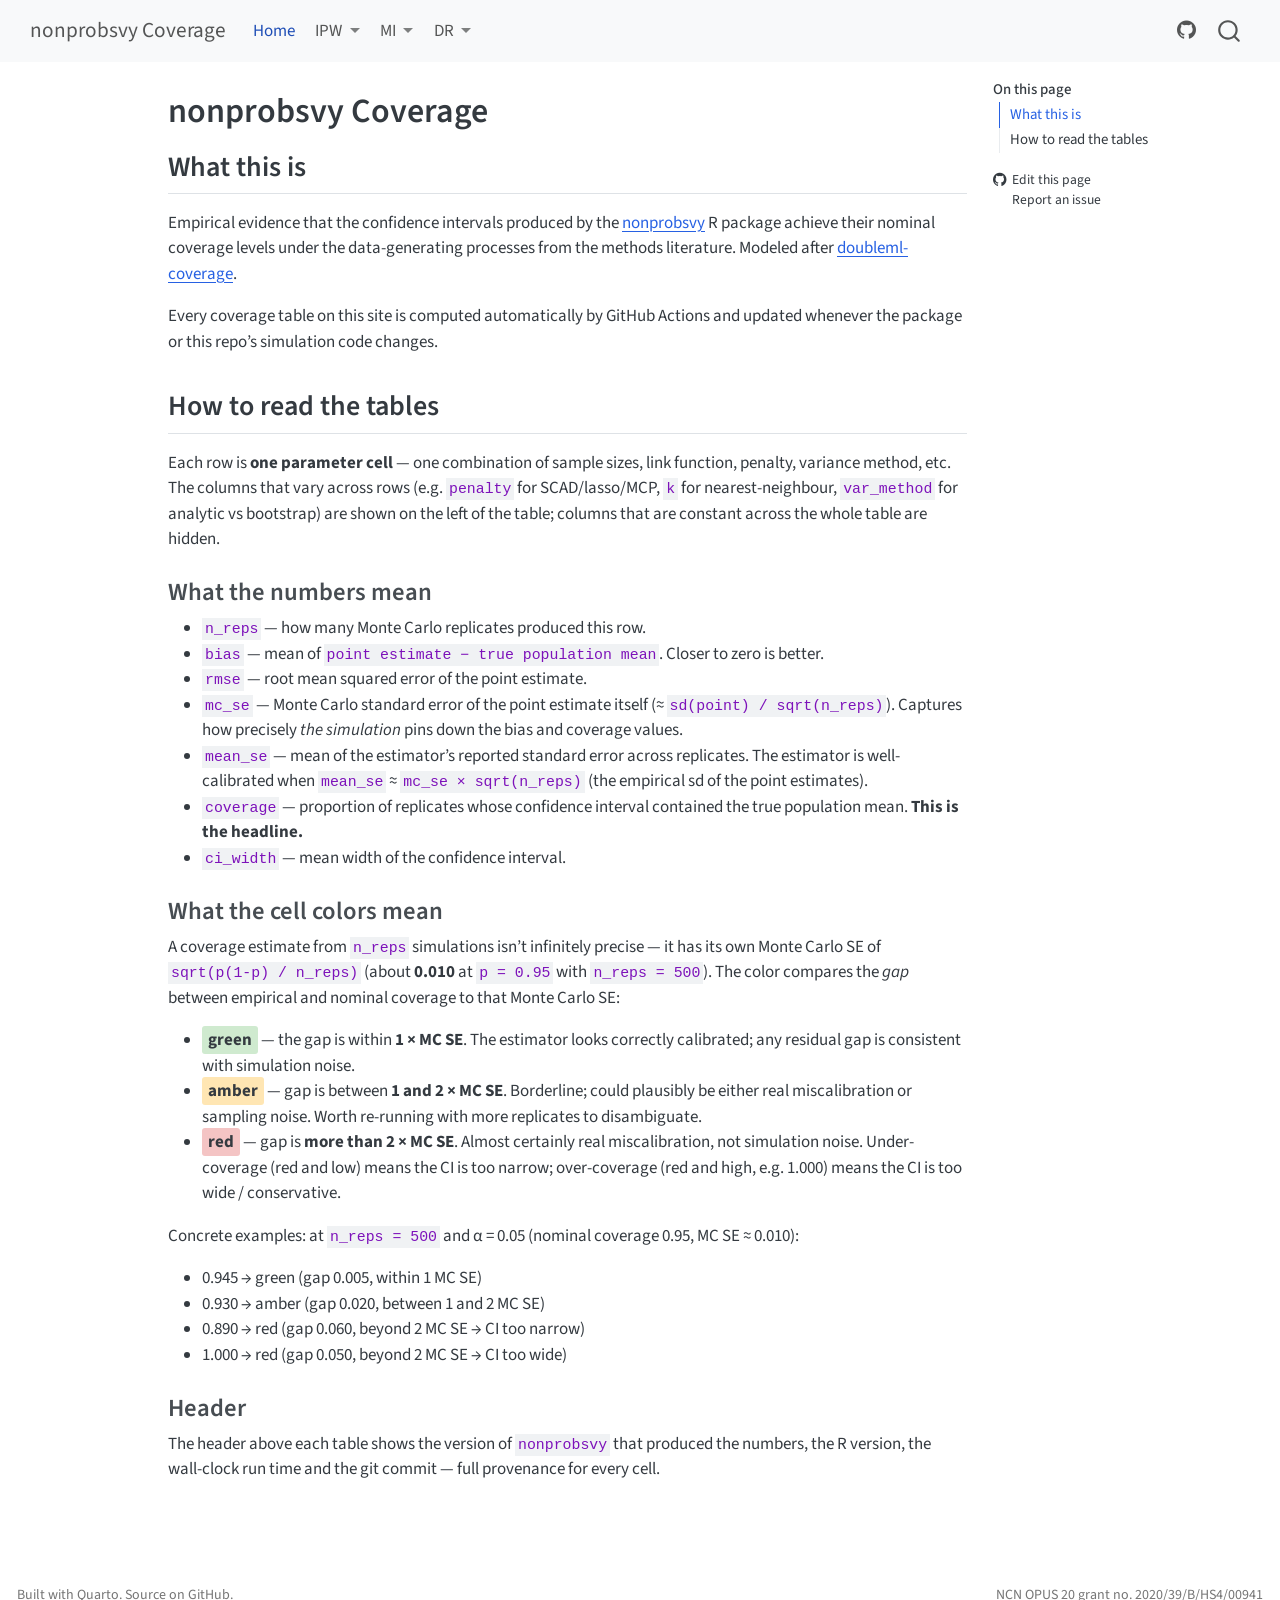
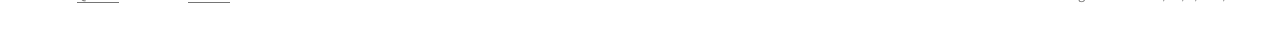
<file: index.html>
<!DOCTYPE html>
<html xmlns="http://www.w3.org/1999/xhtml" lang="en" xml:lang="en"><head>

<meta charset="utf-8">
<meta name="generator" content="quarto-1.11.9">

<meta name="viewport" content="width=device-width, initial-scale=1.0, user-scalable=yes">


<title>nonprobsvy Coverage</title>
<style>
/* Default styles provided by pandoc.
** See https://pandoc.org/MANUAL.html#variables-for-html for config info.
*/
span.smallcaps{font-variant: small-caps;}
div.columns{display: flex; gap: 1.5em;}
div.column{flex: auto;}
@media screen {
div.columns{gap: min(4vw, 1.5em);}
div.column{overflow-x: auto;}
}
div.hanging-indent{margin-left: 1.5em; text-indent: -1.5em;}
ul.task-list{list-style: none;}
ul.task-list li input[type="checkbox"] {
  width: 0.8em;
  margin: 0 0.8em 0.2em -1em; /* quarto-specific, see https://github.com/quarto-dev/quarto-cli/issues/4556 */ 
  vertical-align: middle;
}
</style>


<script src="site_libs/quarto-nav/quarto-nav.js"></script>
<script src="site_libs/quarto-nav/headroom.min.js"></script>
<script src="site_libs/clipboard/clipboard.min.js"></script>
<script src="site_libs/quarto-search/autocomplete.umd.js"></script>
<script src="site_libs/quarto-search/fuse.min.js"></script>
<script src="site_libs/quarto-search/quarto-search.js"></script>
<meta name="quarto:offset" content="./">
<script src="site_libs/quarto-html/quarto.js" type="module"></script>
<script src="site_libs/quarto-html/tabsets/tabsets.js" type="module"></script>
<script src="site_libs/quarto-html/scrollable-regions/scrollable-regions.js" type="module"></script>
<script src="site_libs/quarto-html/popper.min.js"></script>
<script src="site_libs/quarto-html/tippy.umd.min.js"></script>
<script src="site_libs/quarto-html/anchor.min.js"></script>
<link href="site_libs/quarto-html/tippy.css" rel="stylesheet">
<link href="site_libs/quarto-html/quarto-syntax-highlighting-63b5708e65d6cd79cd7618c58d0c21e7.css" rel="stylesheet" id="quarto-text-highlighting-styles">
<script src="site_libs/bootstrap/bootstrap.min.js"></script>
<link href="site_libs/bootstrap/bootstrap-icons.css" rel="stylesheet">
<link href="site_libs/bootstrap/bootstrap-e09c63d380c7b066796810cca0e2acfe.min.css" rel="stylesheet" append-hash="true" id="quarto-bootstrap" data-mode="light">
<script id="quarto-search-options" type="application/json">{
  "location": "navbar",
  "copy-button": false,
  "collapse-after": 3,
  "panel-placement": "end",
  "type": "overlay",
  "limit": 50,
  "keyboard-shortcut": [
    "f",
    "/",
    "s"
  ],
  "show-item-context": false,
  "language": {
    "search-no-results-text": "No results",
    "search-matching-documents-text": "matching documents",
    "search-copy-link-title": "Copy link to search",
    "search-hide-matches-text": "Hide additional matches",
    "search-more-match-text": "more match in this document",
    "search-more-matches-text": "more matches in this document",
    "search-clear-button-title": "Clear",
    "search-text-placeholder": "",
    "search-detached-cancel-button-title": "Cancel",
    "search-submit-button-title": "Submit",
    "search-label": "Search"
  }
}</script>


</head>

<body class="nav-fixed quarto-light"><a id="quarto-skip-link" class="visually-hidden-focusable" href="#quarto-document-content">Skip to main content</a>

<div id="quarto-search-results"></div>
  <header id="quarto-header" class="headroom fixed-top">
    <nav class="navbar navbar-expand-lg " data-bs-theme="dark" aria-label="Site">
      <div class="navbar-container container-fluid">
      <div class="navbar-brand-container mx-auto">
    <a class="navbar-brand" href="./index.html">
    <span class="navbar-title">nonprobsvy Coverage</span>
    </a>
  </div>
          <button class="navbar-toggler" type="button" data-bs-toggle="collapse" data-bs-target="#navbarCollapse" aria-controls="navbarCollapse" aria-expanded="false" aria-label="Toggle navigation" onclick="if (window.quartoToggleHeadroom) { window.quartoToggleHeadroom(); }">
  <span class="navbar-toggler-icon"></span>
</button>
          <div class="collapse navbar-collapse" id="navbarCollapse">
            <ul class="navbar-nav navbar-nav-scroll me-auto">
  <li class="nav-item">
    <a class="nav-link active" href="./index.html" aria-current="page"> 
<span class="menu-text">Home</span></a>
  </li>  
  <li class="nav-item dropdown ">
    <a class="nav-link dropdown-toggle" href="#" id="nav-menu-ipw" role="link" data-bs-toggle="dropdown" aria-expanded="false">
 <span class="menu-text">IPW</span>
    </a>
    <ul class="dropdown-menu" aria-labelledby="nav-menu-ipw">    
        <li>
    <a class="dropdown-item" href="./doc/ipw/ipw_mle.html">
 <span class="dropdown-text">IPW (MLE)</span></a>
  </li>  
        <li>
    <a class="dropdown-item" href="./doc/ipw/ipw_gee.html">
 <span class="dropdown-text">IPW (GEE)</span></a>
  </li>  
        <li>
    <a class="dropdown-item" href="./doc/ipw/ipw_scad.html">
 <span class="dropdown-text">IPW (variable selection)</span></a>
  </li>  
        <li><hr class="dropdown-divider"></li>
        <li>
    <a class="dropdown-item" href="./doc/ipw/ipw_kim2021.html">
 <span class="dropdown-text">Kim et al.&nbsp;(2021) DGP</span></a>
  </li>  
    </ul>
  </li>
  <li class="nav-item dropdown ">
    <a class="nav-link dropdown-toggle" href="#" id="nav-menu-mi" role="link" data-bs-toggle="dropdown" aria-expanded="false">
 <span class="menu-text">MI</span>
    </a>
    <ul class="dropdown-menu" aria-labelledby="nav-menu-mi">    
        <li>
    <a class="dropdown-item" href="./doc/mi/mi_glm.html">
 <span class="dropdown-text">MI (GLM)</span></a>
  </li>  
        <li>
    <a class="dropdown-item" href="./doc/mi/mi_nn.html">
 <span class="dropdown-text">MI (nearest neighbour)</span></a>
  </li>  
        <li>
    <a class="dropdown-item" href="./doc/mi/mi_pmm.html">
 <span class="dropdown-text">MI (predictive mean matching)</span></a>
  </li>  
        <li>
    <a class="dropdown-item" href="./doc/mi/mi_npar.html">
 <span class="dropdown-text">MI (nonparametric / loess)</span></a>
  </li>  
    </ul>
  </li>
  <li class="nav-item dropdown ">
    <a class="nav-link dropdown-toggle" href="#" id="nav-menu-dr" role="link" data-bs-toggle="dropdown" aria-expanded="false">
 <span class="menu-text">DR</span>
    </a>
    <ul class="dropdown-menu" aria-labelledby="nav-menu-dr">    
        <li>
    <a class="dropdown-item" href="./doc/dr/dr_glm.html">
 <span class="dropdown-text">DR (GLM outcome)</span></a>
  </li>  
        <li>
    <a class="dropdown-item" href="./doc/dr/dr_scad.html">
 <span class="dropdown-text">DR (variable selection)</span></a>
  </li>  
    </ul>
  </li>
</ul>
            <ul class="navbar-nav navbar-nav-scroll ms-auto">
  <li class="nav-item compact">
    <a class="nav-link" href="https://github.com/ncn-foreigners/nonprobsvy-coverage"> <i class="bi bi-github" role="img">
</i> 
<span class="menu-text"></span></a>
  </li>  
</ul>
          </div> <!-- /navcollapse -->
            <div class="quarto-navbar-tools">
</div>
            <div id="quarto-search" class="" title="Search"></div>
      </div> <!-- /container-fluid -->
    </nav>
</header>
<!-- content -->
<div id="quarto-content" class="quarto-container page-columns page-rows-contents page-layout-article page-navbar">
<!-- sidebar -->
<!-- margin-sidebar -->
    <div id="quarto-margin-sidebar" class="sidebar margin-sidebar">
        <nav id="TOC" role="doc-toc" aria-labelledby="toc-title" class="toc-active">
    <h2 id="toc-title">On this page</h2>
   
  <ul>
  <li><a href="#what-this-is" id="toc-what-this-is" class="nav-link active" data-scroll-target="#what-this-is">What this is</a></li>
  <li><a href="#how-to-read-the-tables" id="toc-how-to-read-the-tables" class="nav-link" data-scroll-target="#how-to-read-the-tables">How to read the tables</a>
  <ul class="collapse">
  <li><a href="#what-the-numbers-mean" id="toc-what-the-numbers-mean" class="nav-link" data-scroll-target="#what-the-numbers-mean">What the numbers mean</a></li>
  <li><a href="#what-the-cell-colors-mean" id="toc-what-the-cell-colors-mean" class="nav-link" data-scroll-target="#what-the-cell-colors-mean">What the cell colors mean</a></li>
  <li><a href="#header" id="toc-header" class="nav-link" data-scroll-target="#header">Header</a></li>
  </ul></li>
  </ul>
<div class="toc-actions"><ul><li><a href="https://github.com/ncn-foreigners/nonprobsvy-coverage/edit/main/index.qmd" class="toc-action"><i class="bi bi-github"></i>Edit this page</a></li><li><a href="https://github.com/ncn-foreigners/nonprobsvy-coverage/issues/new" class="toc-action"><i class="bi empty"></i>Report an issue</a></li></ul></div></nav>
    </div>
<!-- main -->
<main class="content" id="quarto-document-content" tabindex="-1">

<header id="title-block-header" class="quarto-title-block default">
<div class="quarto-title">
<h1 class="title">nonprobsvy Coverage</h1>
</div>



<div class="quarto-title-meta">

    
  
    
  </div>
  


</header>


<section id="what-this-is" class="level2">
<h2 class="anchored" data-anchor-id="what-this-is">What this is</h2>
<p>Empirical evidence that the confidence intervals produced by the <a href="https://github.com/ncn-foreigners/nonprobsvy">nonprobsvy</a> R package achieve their nominal coverage levels under the data-generating processes from the methods literature. Modeled after <a href="https://docs.doubleml.org/doubleml-coverage/">doubleml-coverage</a>.</p>
<p>Every coverage table on this site is computed automatically by GitHub Actions and updated whenever the package or this repo’s simulation code changes.</p>
</section>
<section id="how-to-read-the-tables" class="level2">
<h2 class="anchored" data-anchor-id="how-to-read-the-tables">How to read the tables</h2>
<p>Each row is <strong>one parameter cell</strong> — one combination of sample sizes, link function, penalty, variance method, etc. The columns that vary across rows (e.g.&nbsp;<code>penalty</code> for SCAD/lasso/MCP, <code>k</code> for nearest-neighbour, <code>var_method</code> for analytic vs bootstrap) are shown on the left of the table; columns that are constant across the whole table are hidden.</p>
<section id="what-the-numbers-mean" class="level3">
<h3 class="anchored" data-anchor-id="what-the-numbers-mean">What the numbers mean</h3>
<ul>
<li><code>n_reps</code> — how many Monte Carlo replicates produced this row.</li>
<li><code>bias</code> — mean of <code>point estimate − true population mean</code>. Closer to zero is better.</li>
<li><code>rmse</code> — root mean squared error of the point estimate.</li>
<li><code>mc_se</code> — Monte Carlo standard error of the point estimate itself (≈ <code>sd(point) / sqrt(n_reps)</code>). Captures how precisely <em>the simulation</em> pins down the bias and coverage values.</li>
<li><code>mean_se</code> — mean of the estimator’s reported standard error across replicates. The estimator is well-calibrated when <code>mean_se</code> ≈ <code>mc_se × sqrt(n_reps)</code> (the empirical sd of the point estimates).</li>
<li><code>coverage</code> — proportion of replicates whose confidence interval contained the true population mean. <strong>This is the headline.</strong></li>
<li><code>ci_width</code> — mean width of the confidence interval.</li>
</ul>
</section>
<section id="what-the-cell-colors-mean" class="level3">
<h3 class="anchored" data-anchor-id="what-the-cell-colors-mean">What the cell colors mean</h3>
<p>A coverage estimate from <code>n_reps</code> simulations isn’t infinitely precise — it has its own Monte Carlo SE of <code>sqrt(p(1-p) / n_reps)</code> (about <strong>0.010</strong> at <code>p = 0.95</code> with <code>n_reps = 500</code>). The color compares the <em>gap</em> between empirical and nominal coverage to that Monte Carlo SE:</p>
<ul>
<li><span style="background:#cfeacf;padding:2px 6px;border-radius:3px;"><strong>green</strong></span> — the gap is within <strong>1 × MC SE</strong>. The estimator looks correctly calibrated; any residual gap is consistent with simulation noise.</li>
<li><span style="background:#ffe6b3;padding:2px 6px;border-radius:3px;"><strong>amber</strong></span> — gap is between <strong>1 and 2 × MC SE</strong>. Borderline; could plausibly be either real miscalibration or sampling noise. Worth re-running with more replicates to disambiguate.</li>
<li><span style="background:#f4c4c4;padding:2px 6px;border-radius:3px;"><strong>red</strong></span> — gap is <strong>more than 2 × MC SE</strong>. Almost certainly real miscalibration, not simulation noise. Under-coverage (red and low) means the CI is too narrow; over-coverage (red and high, e.g.&nbsp;1.000) means the CI is too wide / conservative.</li>
</ul>
<p>Concrete examples: at <code>n_reps = 500</code> and α = 0.05 (nominal coverage 0.95, MC SE ≈ 0.010):</p>
<ul>
<li>0.945 → green (gap 0.005, within 1 MC SE)</li>
<li>0.930 → amber (gap 0.020, between 1 and 2 MC SE)</li>
<li>0.890 → red (gap 0.060, beyond 2 MC SE → CI too narrow)</li>
<li>1.000 → red (gap 0.050, beyond 2 MC SE → CI too wide)</li>
</ul>
</section>
<section id="header" class="level3">
<h3 class="anchored" data-anchor-id="header">Header</h3>
<p>The header above each table shows the version of <code>nonprobsvy</code> that produced the numbers, the R version, the wall-clock run time and the git commit — full provenance for every cell.</p>


</section>
</section>

</main> <!-- /main -->
<script id="quarto-html-after-body" type="application/javascript">
  window.document.addEventListener("DOMContentLoaded", function (event) {
    const icon = "";
    const anchorJS = new window.AnchorJS();
    anchorJS.options = {
      placement: 'right',
      icon: icon
    };
    anchorJS.add('.anchored');
    const isCodeAnnotation = (el) => {
      for (const clz of el.classList) {
        if (clz.startsWith('code-annotation-')) {                     
          return true;
        }
      }
      return false;
    }
    const onCopySuccess = function(e) {
      // button target
      const button = e.trigger;
      // don't keep focus
      button.blur();
      // flash "checked"
      button.classList.add('code-copy-button-checked');
      var currentTitle = button.getAttribute("title");
      button.setAttribute("title", "Copied!");
      let tooltip;
      if (window.bootstrap) {
        button.setAttribute("data-bs-toggle", "tooltip");
        button.setAttribute("data-bs-placement", "left");
        button.setAttribute("data-bs-title", "Copied!");
        tooltip = new bootstrap.Tooltip(button, 
          { trigger: "manual", 
            customClass: "code-copy-button-tooltip",
            offset: [0, -8]});
        tooltip.show();    
      }
      setTimeout(function() {
        if (tooltip) {
          tooltip.hide();
          button.removeAttribute("data-bs-title");
          button.removeAttribute("data-bs-toggle");
          button.removeAttribute("data-bs-placement");
        }
        button.setAttribute("title", currentTitle);
        button.classList.remove('code-copy-button-checked');
      }, 1000);
      // clear code selection
      e.clearSelection();
    }
    const getTextToCopy = function(trigger) {
      const outerScaffold = trigger.parentElement.cloneNode(true);
      const codeEl = outerScaffold.querySelector('code');
      for (const childEl of codeEl.children) {
        if (isCodeAnnotation(childEl)) {
          childEl.remove();
        }
      }
      return codeEl.innerText;
    }
    const clipboard = new window.ClipboardJS('.code-copy-button:not([data-in-quarto-modal])', {
      text: getTextToCopy
    });
    clipboard.on('success', onCopySuccess);
    if (window.document.getElementById('quarto-embedded-source-code-modal')) {
      const clipboardModal = new window.ClipboardJS('.code-copy-button[data-in-quarto-modal]', {
        text: getTextToCopy,
        container: window.document.getElementById('quarto-embedded-source-code-modal')
      });
      clipboardModal.on('success', onCopySuccess);
    }
      var localhostRegex = new RegExp(/^(?:http|https):\/\/localhost\:?[0-9]*\//);
      var mailtoRegex = new RegExp(/^mailto:/);
        var filterRegex = new RegExp('/' + window.location.host + '/');
      var isInternal = (href) => {
          return filterRegex.test(href) || localhostRegex.test(href) || mailtoRegex.test(href);
      }
      // Inspect non-navigation links and adorn them if external
      window.quartoDecorateExternalLinks = function (root) {
     var links = (root || window.document).querySelectorAll('a[href]:not(.nav-link):not(.navbar-brand):not(.toc-action):not(.sidebar-link):not(.sidebar-item-toggle):not(.pagination-link):not(.no-external):not([aria-hidden]):not(.dropdown-item):not(.quarto-navigation-tool):not(.about-link)');
      for (var i=0; i<links.length; i++) {
        const link = links[i];
        if (!isInternal(link.href)) {
          // undo the damage that might have been done by quarto-nav.js in the case of
          // links that we want to consider external
          if (link.dataset.originalHref !== undefined) {
            link.href = link.dataset.originalHref;
          }
          if (!link.classList.contains('no-external-icon')) {
          }
        }
      }
      };
      window.quartoDecorateExternalLinks(window.document);
    // Esc closes the popup (WCAG 1.4.13) and focus leaving both trigger and
    // popup closes it (WCAG 2.4.11); tippy handles neither for interactive popups.
    const hideOnEscAndFocusOut = {
      name: 'hideOnEscAndFocusOut',
      defaultValue: true,
      fn(instance) {
        const dismiss = () => {
          // A show scheduled by the trigger delay would otherwise reopen it
          instance.clearDelayTimeouts();
          instance.hide();
        };
        const onKeyDown = (event) => {
          if (event.key !== 'Escape') {
            return;
          }
          // Keep Esc from also reaching page handlers (e.g. reveal.js overview),
          // except an open reveal.js slide menu, which Esc should close too.
          // The menu handles keys only when its keyboard option is on.
          const menuHandlesEsc = window.Reveal?.getPlugin?.('menu')?.isOpen() &&
            window.Reveal.getConfig().menu?.keyboard !== false;
          if (!menuHandlesEsc) {
            event.stopPropagation();
          }
          if (instance.popper.contains(window.document.activeElement)) {
            // Disabled while refocusing so the focus trigger does not reopen it
            instance.disable();
            instance.reference.focus();
            instance.enable();
          }
          dismiss();
        };
        const onFocusOut = (event) => {
          const target = event.relatedTarget;
          if (target && !instance.reference.contains(target) &&
              !instance.popper.contains(target)) {
            dismiss();
          }
        };
        // On the trigger too: a click trigger (code-annotations: select) has no
        // blur handling. Attached for the instance's lifetime so leaving the
        // trigger also cancels a show still pending on the trigger delay.
        instance.reference.addEventListener('focusout', onFocusOut);
        return {
          onShow() {
            window.document.addEventListener('keydown', onKeyDown, true);
            instance.popper.addEventListener('focusout', onFocusOut);
          },
          onHide() {
            window.document.removeEventListener('keydown', onKeyDown, true);
            instance.popper.removeEventListener('focusout', onFocusOut);
          },
          onDestroy() {
            instance.reference.removeEventListener('focusout', onFocusOut);
          },
        };
      },
    };
    function tippyHover(el, contentFn, onTriggerFn, onUntriggerFn) {
      const config = {
        allowHTML: true,
        maxWidth: 500,
        delay: 100,
        arrow: false,
        appendTo: function(el) {
            return el.parentElement;
        },
        interactive: true,
        interactiveBorder: 10,
        theme: 'quarto',
        placement: 'bottom-start',
        plugins: [hideOnEscAndFocusOut],
      };
      if (contentFn) {
        config.content = contentFn;
      }
      if (onTriggerFn) {
        config.onTrigger = onTriggerFn;
      }
      if (onUntriggerFn) {
        config.onUntrigger = onUntriggerFn;
      }
      window.tippy(el, config); 
    }
    const noterefs = window.document.querySelectorAll('a[role="doc-noteref"]');
    for (var i=0; i<noterefs.length; i++) {
      const ref = noterefs[i];
      tippyHover(ref, function() {
        // use id or data attribute instead here
        let href = ref.getAttribute('data-footnote-href') || ref.getAttribute('href');
        try { href = new URL(href).hash; } catch {}
        const id = href.replace(/^#\/?/, "");
        const note = window.document.getElementById(id);
        if (note) {
          return note.innerHTML;
        } else {
          return "";
        }
      });
    }
    const xrefs = window.document.querySelectorAll('a.quarto-xref');
    const processXRef = (id, note) => {
      // Strip column container classes
      const stripColumnClz = (el) => {
        el.classList.remove("page-full", "page-columns");
        if (el.children) {
          for (const child of el.children) {
            stripColumnClz(child);
          }
        }
      }
      stripColumnClz(note)
      if (id === null || id.startsWith('sec-')) {
        // Special case sections, only their first couple elements
        const container = document.createElement("div");
        if (note.children && note.children.length > 2) {
          container.appendChild(note.children[0].cloneNode(true));
          for (let i = 1; i < note.children.length; i++) {
            const child = note.children[i];
            if (child.tagName === "P" && child.innerText === "") {
              continue;
            } else {
              container.appendChild(child.cloneNode(true));
              break;
            }
          }
          if (window.Quarto?.typesetMath) {
            window.Quarto.typesetMath(container);
          }
          return container.innerHTML
        } else {
          if (window.Quarto?.typesetMath) {
            window.Quarto.typesetMath(note);
          }
          return note.innerHTML;
        }
      } else {
        // Remove any anchor links if they are present
        const anchorLink = note.querySelector('a.anchorjs-link');
        if (anchorLink) {
          anchorLink.remove();
        }
        if (window.Quarto?.typesetMath) {
          window.Quarto.typesetMath(note);
        }
        if (note.classList.contains("callout")) {
          return note.outerHTML;
        } else {
          return note.innerHTML;
        }
      }
    }
    for (var i=0; i<xrefs.length; i++) {
      const xref = xrefs[i];
      tippyHover(xref, undefined, function(instance) {
        instance.disable();
        let url = xref.getAttribute('href');
        let hash = undefined; 
        if (url.startsWith('#')) {
          hash = url;
        } else {
          try { hash = new URL(url).hash; } catch {}
        }
        if (hash) {
          const id = hash.replace(/^#\/?/, "");
          const note = window.document.getElementById(id);
          if (note !== null) {
            try {
              const html = processXRef(id, note.cloneNode(true));
              instance.setContent(html);
            } finally {
              instance.enable();
              instance.show();
            }
          } else {
            // See if we can fetch this
            fetch(url.split('#')[0])
            .then(res => res.text())
            .then(html => {
              const parser = new DOMParser();
              const htmlDoc = parser.parseFromString(html, "text/html");
              const note = htmlDoc.getElementById(id);
              if (note !== null) {
                const html = processXRef(id, note);
                instance.setContent(html);
              } 
            }).finally(() => {
              instance.enable();
              instance.show();
            });
          }
        } else {
          // See if we can fetch a full url (with no hash to target)
          // This is a special case and we should probably do some content thinning / targeting
          fetch(url)
          .then(res => res.text())
          .then(html => {
            const parser = new DOMParser();
            const htmlDoc = parser.parseFromString(html, "text/html");
            const note = htmlDoc.querySelector('main.content');
            if (note !== null) {
              // This should only happen for chapter cross references
              // (since there is no id in the URL)
              // remove the first header
              if (note.children.length > 0 && note.children[0].tagName === "HEADER") {
                note.children[0].remove();
              }
              const html = processXRef(null, note);
              instance.setContent(html);
            } 
          }).finally(() => {
            instance.enable();
            instance.show();
          });
        }
      }, function(instance) {
      });
    }
        let selectedAnnoteEl;
        const selectorForAnnotation = ( cell, annotation) => {
          let cellAttr = 'data-code-cell="' + cell + '"';
          let lineAttr = 'data-code-annotation="' +  annotation + '"';
          const selector = 'span[' + cellAttr + '][' + lineAttr + ']';
          return selector;
        }
        const selectCodeLines = (annoteEl) => {
          const doc = window.document;
          const targetCell = annoteEl.getAttribute("data-target-cell");
          const targetAnnotation = annoteEl.getAttribute("data-target-annotation");
          const annoteSpan = window.document.querySelector(selectorForAnnotation(targetCell, targetAnnotation));
          const lines = annoteSpan.getAttribute("data-code-lines").split(",");
          const lineIds = lines.map((line) => {
            return targetCell + "-" + line;
          })
          // Each band is positioned against its own containing block, which is
          // not the offsetParent of the lines, so place it from client rects.
          const placeBand = (band, firstEl, lastEl, codeBlock) => {
            const container = band.offsetParent;
            if (container === null) {
              return;
            }
            const containerRect = container.getBoundingClientRect();
            // Reveal.js scales slides with a transform, so convert client
            // pixels back to the CSS pixels of the container.
            const scale = containerRect.height / container.offsetHeight || 1;
            const firstRect = firstEl.getBoundingClientRect();
            const lastRect = lastEl.getBoundingClientRect();
            const top = (firstRect.top - containerRect.top) / scale - container.clientTop + container.scrollTop;
            const height = (lastRect.bottom - firstRect.top) / scale;
            band.style.top = top - 2 + "px";
            band.style.height = height + 4 + "px";
            if (codeBlock) {
              // Without the copy button wrapper, the containing block is wider
              // than the code block, so span the code block explicitly.
              const blockRect = codeBlock.getBoundingClientRect();
              band.style.left = (blockRect.left - containerRect.left) / scale - container.clientLeft + container.scrollLeft + "px";
              band.style.width = blockRect.width / scale + "px";
            }
          };
          if (lineIds.length > 0) {
            const el = window.document.getElementById(lineIds[0]);
            const lastEl = window.document.getElementById(lineIds[lineIds.length - 1]);
            const parent = el.parentElement.parentElement;
            // cook up a div (if necessary) and position it
            let div = window.document.getElementById("code-annotation-line-highlight");
            if (div === null) {
              div = window.document.createElement("div");
              div.setAttribute("id", "code-annotation-line-highlight");
              div.style.position = 'absolute';
              parent.appendChild(div);
            }
            placeBand(div, el, lastEl, parent.closest("div.sourceCode") || parent);
            let gutterDiv = window.document.getElementById("code-annotation-line-highlight-gutter");
            if (gutterDiv === null) {
              gutterDiv = window.document.createElement("div");
              gutterDiv.setAttribute("id", "code-annotation-line-highlight-gutter");
              gutterDiv.style.position = 'absolute';
              const codeCell = window.document.getElementById(targetCell);
              const gutter = codeCell.querySelector('.code-annotation-gutter');
              gutter.appendChild(gutterDiv);
            }
            placeBand(gutterDiv, el, lastEl);
            selectedAnnoteEl = annoteEl;
          }
        };
        const unselectCodeLines = () => {
          const elementsIds = ["code-annotation-line-highlight", "code-annotation-line-highlight-gutter"];
          elementsIds.forEach((elId) => {
            const div = window.document.getElementById(elId);
            if (div) {
              div.remove();
            }
          });
          selectedAnnoteEl = undefined;
        };
          // Handle positioning of the toggle
      window.addEventListener(
        "resize",
        throttle(() => {
          elRect = undefined;
          if (selectedAnnoteEl) {
            selectCodeLines(selectedAnnoteEl);
          }
        }, 10)
      );
      function throttle(fn, ms) {
      let throttle = false;
      let timer;
        return (...args) => {
          if(!throttle) { // first call gets through
              fn.apply(this, args);
              throttle = true;
          } else { // all the others get throttled
              if(timer) clearTimeout(timer); // cancel #2
              timer = setTimeout(() => {
                fn.apply(this, args);
                timer = throttle = false;
              }, ms);
          }
        };
      }
        // Attach click handler to the DT
        const annoteDls = window.document.querySelectorAll('dt[data-target-cell]');
        for (const annoteDlNode of annoteDls) {
          annoteDlNode.addEventListener('click', (event) => {
            const clickedEl = event.target;
            if (clickedEl !== selectedAnnoteEl) {
              unselectCodeLines();
              const activeEl = window.document.querySelector('dt[data-target-cell].code-annotation-active');
              if (activeEl) {
                activeEl.classList.remove('code-annotation-active');
              }
              selectCodeLines(clickedEl);
              clickedEl.classList.add('code-annotation-active');
            } else {
              // Unselect the line
              unselectCodeLines();
              clickedEl.classList.remove('code-annotation-active');
            }
          });
        }
    const findCites = (el) => {
      const parentEl = el.parentElement;
      if (parentEl) {
        const cites = parentEl.dataset.cites;
        if (cites) {
          return {
            el,
            cites: cites.split(' ')
          };
        } else {
          return findCites(el.parentElement)
        }
      } else {
        return undefined;
      }
    };
    var bibliorefs = window.document.querySelectorAll('a[role="doc-biblioref"]');
    for (var i=0; i<bibliorefs.length; i++) {
      const ref = bibliorefs[i];
      const citeInfo = findCites(ref);
      if (citeInfo) {
        tippyHover(citeInfo.el, function() {
          var popup = window.document.createElement('div');
          citeInfo.cites.forEach(function(cite) {
            var citeDiv = window.document.createElement('div');
            citeDiv.classList.add('hanging-indent');
            citeDiv.classList.add('csl-entry');
            var biblioDiv = window.document.getElementById('ref-' + cite);
            if (biblioDiv) {
              citeDiv.innerHTML = biblioDiv.innerHTML;
            }
            popup.appendChild(citeDiv);
          });
          return popup.innerHTML;
        });
      }
    }
  });
  </script>
  <script type="application/javascript">
  window.quartoScrollableRegionsLabels = {"code":"Scrollable code","output":"Scrollable output"};
  </script>
</div> <!-- /content -->
<footer class="footer">
  <div class="nav-footer">
    <div class="nav-footer-left">
<p>Built with <a href="https://quarto.org">Quarto</a>. Source on <a href="https://github.com/ncn-foreigners/nonprobsvy-coverage">GitHub</a>.</p>
</div>   
    <div class="nav-footer-center">
      &nbsp;
    <div class="toc-actions d-sm-block d-md-none"><ul><li><a href="https://github.com/ncn-foreigners/nonprobsvy-coverage/edit/main/index.qmd" class="toc-action"><i class="bi bi-github"></i>Edit this page</a></li><li><a href="https://github.com/ncn-foreigners/nonprobsvy-coverage/issues/new" class="toc-action"><i class="bi empty"></i>Report an issue</a></li></ul></div></div>
    <div class="nav-footer-right">
<p>NCN OPUS 20 grant no. 2020/39/B/HS4/00941</p>
</div>
  </div>
</footer>




</body></html>
</file>
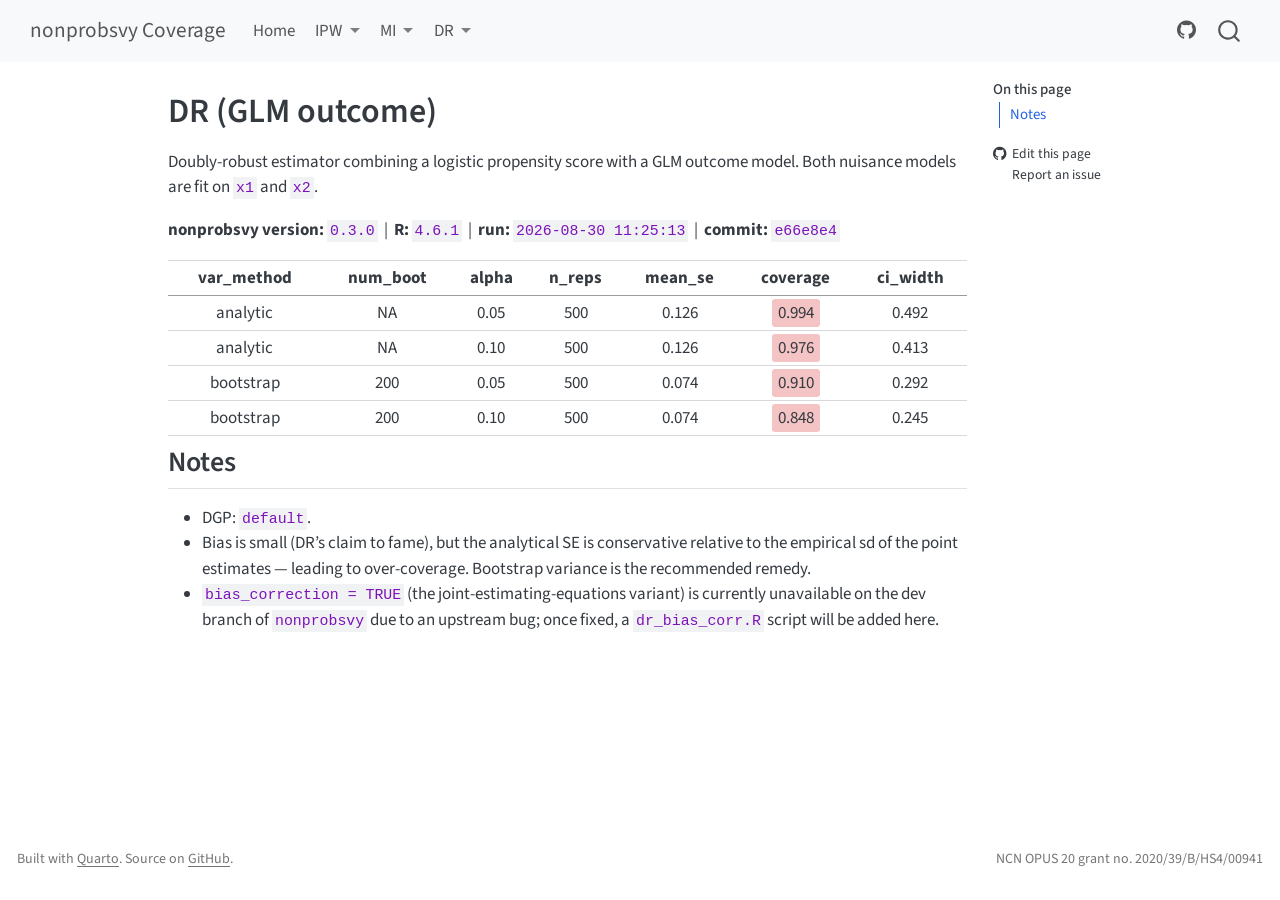
<file: doc/dr/dr_glm.html>
<!DOCTYPE html>
<html xmlns="http://www.w3.org/1999/xhtml" lang="en" xml:lang="en"><head>

<meta charset="utf-8">
<meta name="generator" content="quarto-1.11.9">

<meta name="viewport" content="width=device-width, initial-scale=1.0, user-scalable=yes">


<title>DR (GLM outcome) – nonprobsvy Coverage</title>
<style>
/* Default styles provided by pandoc.
** See https://pandoc.org/MANUAL.html#variables-for-html for config info.
*/
span.smallcaps{font-variant: small-caps;}
div.columns{display: flex; gap: 1.5em;}
div.column{flex: auto;}
@media screen {
div.columns{gap: min(4vw, 1.5em);}
div.column{overflow-x: auto;}
}
div.hanging-indent{margin-left: 1.5em; text-indent: -1.5em;}
ul.task-list{list-style: none;}
ul.task-list li input[type="checkbox"] {
  width: 0.8em;
  margin: 0 0.8em 0.2em -1em; /* quarto-specific, see https://github.com/quarto-dev/quarto-cli/issues/4556 */ 
  vertical-align: middle;
}
</style>


<script src="../../site_libs/quarto-nav/quarto-nav.js"></script>
<script src="../../site_libs/quarto-nav/headroom.min.js"></script>
<script src="../../site_libs/clipboard/clipboard.min.js"></script>
<script src="../../site_libs/quarto-search/autocomplete.umd.js"></script>
<script src="../../site_libs/quarto-search/fuse.min.js"></script>
<script src="../../site_libs/quarto-search/quarto-search.js"></script>
<meta name="quarto:offset" content="../../">
<script src="../../site_libs/quarto-html/quarto.js" type="module"></script>
<script src="../../site_libs/quarto-html/tabsets/tabsets.js" type="module"></script>
<script src="../../site_libs/quarto-html/scrollable-regions/scrollable-regions.js" type="module"></script>
<script src="../../site_libs/quarto-html/popper.min.js"></script>
<script src="../../site_libs/quarto-html/tippy.umd.min.js"></script>
<script src="../../site_libs/quarto-html/anchor.min.js"></script>
<link href="../../site_libs/quarto-html/tippy.css" rel="stylesheet">
<link href="../../site_libs/quarto-html/quarto-syntax-highlighting-63b5708e65d6cd79cd7618c58d0c21e7.css" rel="stylesheet" id="quarto-text-highlighting-styles">
<script src="../../site_libs/bootstrap/bootstrap.min.js"></script>
<link href="../../site_libs/bootstrap/bootstrap-icons.css" rel="stylesheet">
<link href="../../site_libs/bootstrap/bootstrap-e09c63d380c7b066796810cca0e2acfe.min.css" rel="stylesheet" append-hash="true" id="quarto-bootstrap" data-mode="light">
<script id="quarto-search-options" type="application/json">{
  "location": "navbar",
  "copy-button": false,
  "collapse-after": 3,
  "panel-placement": "end",
  "type": "overlay",
  "limit": 50,
  "keyboard-shortcut": [
    "f",
    "/",
    "s"
  ],
  "show-item-context": false,
  "language": {
    "search-no-results-text": "No results",
    "search-matching-documents-text": "matching documents",
    "search-copy-link-title": "Copy link to search",
    "search-hide-matches-text": "Hide additional matches",
    "search-more-match-text": "more match in this document",
    "search-more-matches-text": "more matches in this document",
    "search-clear-button-title": "Clear",
    "search-text-placeholder": "",
    "search-detached-cancel-button-title": "Cancel",
    "search-submit-button-title": "Submit",
    "search-label": "Search"
  }
}</script>


</head>

<body class="nav-fixed quarto-light"><a id="quarto-skip-link" class="visually-hidden-focusable" href="#quarto-document-content">Skip to main content</a>

<div id="quarto-search-results"></div>
  <header id="quarto-header" class="headroom fixed-top">
    <nav class="navbar navbar-expand-lg " data-bs-theme="dark" aria-label="Site">
      <div class="navbar-container container-fluid">
      <div class="navbar-brand-container mx-auto">
    <a class="navbar-brand" href="../../index.html">
    <span class="navbar-title">nonprobsvy Coverage</span>
    </a>
  </div>
          <button class="navbar-toggler" type="button" data-bs-toggle="collapse" data-bs-target="#navbarCollapse" aria-controls="navbarCollapse" aria-expanded="false" aria-label="Toggle navigation" onclick="if (window.quartoToggleHeadroom) { window.quartoToggleHeadroom(); }">
  <span class="navbar-toggler-icon"></span>
</button>
          <div class="collapse navbar-collapse" id="navbarCollapse">
            <ul class="navbar-nav navbar-nav-scroll me-auto">
  <li class="nav-item">
    <a class="nav-link" href="../../index.html"> 
<span class="menu-text">Home</span></a>
  </li>  
  <li class="nav-item dropdown ">
    <a class="nav-link dropdown-toggle" href="#" id="nav-menu-ipw" role="link" data-bs-toggle="dropdown" aria-expanded="false">
 <span class="menu-text">IPW</span>
    </a>
    <ul class="dropdown-menu" aria-labelledby="nav-menu-ipw">    
        <li>
    <a class="dropdown-item" href="../../doc/ipw/ipw_mle.html">
 <span class="dropdown-text">IPW (MLE)</span></a>
  </li>  
        <li>
    <a class="dropdown-item" href="../../doc/ipw/ipw_gee.html">
 <span class="dropdown-text">IPW (GEE)</span></a>
  </li>  
        <li>
    <a class="dropdown-item" href="../../doc/ipw/ipw_scad.html">
 <span class="dropdown-text">IPW (variable selection)</span></a>
  </li>  
        <li><hr class="dropdown-divider"></li>
        <li>
    <a class="dropdown-item" href="../../doc/ipw/ipw_kim2021.html">
 <span class="dropdown-text">Kim et al.&nbsp;(2021) DGP</span></a>
  </li>  
    </ul>
  </li>
  <li class="nav-item dropdown ">
    <a class="nav-link dropdown-toggle" href="#" id="nav-menu-mi" role="link" data-bs-toggle="dropdown" aria-expanded="false">
 <span class="menu-text">MI</span>
    </a>
    <ul class="dropdown-menu" aria-labelledby="nav-menu-mi">    
        <li>
    <a class="dropdown-item" href="../../doc/mi/mi_glm.html">
 <span class="dropdown-text">MI (GLM)</span></a>
  </li>  
        <li>
    <a class="dropdown-item" href="../../doc/mi/mi_nn.html">
 <span class="dropdown-text">MI (nearest neighbour)</span></a>
  </li>  
        <li>
    <a class="dropdown-item" href="../../doc/mi/mi_pmm.html">
 <span class="dropdown-text">MI (predictive mean matching)</span></a>
  </li>  
        <li>
    <a class="dropdown-item" href="../../doc/mi/mi_npar.html">
 <span class="dropdown-text">MI (nonparametric / loess)</span></a>
  </li>  
    </ul>
  </li>
  <li class="nav-item dropdown ">
    <a class="nav-link dropdown-toggle" href="#" id="nav-menu-dr" role="link" data-bs-toggle="dropdown" aria-expanded="false">
 <span class="menu-text">DR</span>
    </a>
    <ul class="dropdown-menu" aria-labelledby="nav-menu-dr">    
        <li>
    <a class="dropdown-item" href="../../doc/dr/dr_glm.html">
 <span class="dropdown-text">DR (GLM outcome)</span></a>
  </li>  
        <li>
    <a class="dropdown-item" href="../../doc/dr/dr_scad.html">
 <span class="dropdown-text">DR (variable selection)</span></a>
  </li>  
    </ul>
  </li>
</ul>
            <ul class="navbar-nav navbar-nav-scroll ms-auto">
  <li class="nav-item compact">
    <a class="nav-link" href="https://github.com/ncn-foreigners/nonprobsvy-coverage"> <i class="bi bi-github" role="img">
</i> 
<span class="menu-text"></span></a>
  </li>  
</ul>
          </div> <!-- /navcollapse -->
            <div class="quarto-navbar-tools">
</div>
            <div id="quarto-search" class="" title="Search"></div>
      </div> <!-- /container-fluid -->
    </nav>
</header>
<!-- content -->
<div id="quarto-content" class="quarto-container page-columns page-rows-contents page-layout-article page-navbar">
<!-- sidebar -->
<!-- margin-sidebar -->
    <div id="quarto-margin-sidebar" class="sidebar margin-sidebar">
        <nav id="TOC" role="doc-toc" aria-labelledby="toc-title" class="toc-active">
    <h2 id="toc-title">On this page</h2>
   
  <ul>
  <li><a href="#notes" id="toc-notes" class="nav-link active" data-scroll-target="#notes">Notes</a></li>
  </ul>
<div class="toc-actions"><ul><li><a href="https://github.com/ncn-foreigners/nonprobsvy-coverage/edit/main/doc/dr/dr_glm.qmd" class="toc-action"><i class="bi bi-github"></i>Edit this page</a></li><li><a href="https://github.com/ncn-foreigners/nonprobsvy-coverage/issues/new" class="toc-action"><i class="bi empty"></i>Report an issue</a></li></ul></div></nav>
    </div>
<!-- main -->
<main class="content" id="quarto-document-content" tabindex="-1">

<header id="title-block-header" class="quarto-title-block default">
<div class="quarto-title">
<h1 class="title">DR (GLM outcome)</h1>
</div>



<div class="quarto-title-meta">

    
  
    
  </div>
  


</header>


<p>Doubly-robust estimator combining a logistic propensity score with a GLM outcome model. Both nuisance models are fit on <code>x1</code> and <code>x2</code>.</p>
<p><strong>nonprobsvy version:</strong> <code>0.3.0</code> &nbsp;|&nbsp; <strong>R:</strong> <code>4.6.1</code> &nbsp;|&nbsp; <strong>run:</strong> <code>2026-08-30 11:25:13</code> &nbsp;|&nbsp; <strong>commit:</strong> <code>e66e8e4</code></p>
<table class="table table-sm">
<thead>
<tr>
<th style="text-align:center;">
var_method
</th>
<th style="text-align:center;">
num_boot
</th>
<th style="text-align:center;">
alpha
</th>
<th style="text-align:center;">
n_reps
</th>
<th style="text-align:center;">
mean_se
</th>
<th style="text-align:center;">
coverage
</th>
<th style="text-align:center;">
ci_width
</th>
</tr>
</thead>
<tbody>
<tr>
<td style="text-align:center;">
analytic
</td>
<td style="text-align:center;">
NA
</td>
<td style="text-align:center;">
0.05
</td>
<td style="text-align:center;">
500
</td>
<td style="text-align:center;">
0.126
</td>
<td style="text-align:center;">
<span style="background:#f4c4c4;padding:2px 6px;border-radius:3px;">0.994</span>
</td>
<td style="text-align:center;">
0.492
</td>
</tr>
<tr>
<td style="text-align:center;">
analytic
</td>
<td style="text-align:center;">
NA
</td>
<td style="text-align:center;">
0.10
</td>
<td style="text-align:center;">
500
</td>
<td style="text-align:center;">
0.126
</td>
<td style="text-align:center;">
<span style="background:#f4c4c4;padding:2px 6px;border-radius:3px;">0.976</span>
</td>
<td style="text-align:center;">
0.413
</td>
</tr>
<tr>
<td style="text-align:center;">
bootstrap
</td>
<td style="text-align:center;">
200
</td>
<td style="text-align:center;">
0.05
</td>
<td style="text-align:center;">
500
</td>
<td style="text-align:center;">
0.074
</td>
<td style="text-align:center;">
<span style="background:#f4c4c4;padding:2px 6px;border-radius:3px;">0.910</span>
</td>
<td style="text-align:center;">
0.292
</td>
</tr>
<tr>
<td style="text-align:center;">
bootstrap
</td>
<td style="text-align:center;">
200
</td>
<td style="text-align:center;">
0.10
</td>
<td style="text-align:center;">
500
</td>
<td style="text-align:center;">
0.074
</td>
<td style="text-align:center;">
<span style="background:#f4c4c4;padding:2px 6px;border-radius:3px;">0.848</span>
</td>
<td style="text-align:center;">
0.245
</td>
</tr>
</tbody>
</table>
<section id="notes" class="level2">
<h2 class="anchored" data-anchor-id="notes">Notes</h2>
<ul>
<li>DGP: <code>default</code>.</li>
<li>Bias is small (DR’s claim to fame), but the analytical SE is conservative relative to the empirical sd of the point estimates — leading to over-coverage. Bootstrap variance is the recommended remedy.</li>
<li><code>bias_correction = TRUE</code> (the joint-estimating-equations variant) is currently unavailable on the dev branch of <code>nonprobsvy</code> due to an upstream bug; once fixed, a <code>dr_bias_corr.R</code> script will be added here.</li>
</ul>


</section>

</main> <!-- /main -->
<script id="quarto-html-after-body" type="application/javascript">
  window.document.addEventListener("DOMContentLoaded", function (event) {
    const icon = "";
    const anchorJS = new window.AnchorJS();
    anchorJS.options = {
      placement: 'right',
      icon: icon
    };
    anchorJS.add('.anchored');
    const isCodeAnnotation = (el) => {
      for (const clz of el.classList) {
        if (clz.startsWith('code-annotation-')) {                     
          return true;
        }
      }
      return false;
    }
    const onCopySuccess = function(e) {
      // button target
      const button = e.trigger;
      // don't keep focus
      button.blur();
      // flash "checked"
      button.classList.add('code-copy-button-checked');
      var currentTitle = button.getAttribute("title");
      button.setAttribute("title", "Copied!");
      let tooltip;
      if (window.bootstrap) {
        button.setAttribute("data-bs-toggle", "tooltip");
        button.setAttribute("data-bs-placement", "left");
        button.setAttribute("data-bs-title", "Copied!");
        tooltip = new bootstrap.Tooltip(button, 
          { trigger: "manual", 
            customClass: "code-copy-button-tooltip",
            offset: [0, -8]});
        tooltip.show();    
      }
      setTimeout(function() {
        if (tooltip) {
          tooltip.hide();
          button.removeAttribute("data-bs-title");
          button.removeAttribute("data-bs-toggle");
          button.removeAttribute("data-bs-placement");
        }
        button.setAttribute("title", currentTitle);
        button.classList.remove('code-copy-button-checked');
      }, 1000);
      // clear code selection
      e.clearSelection();
    }
    const getTextToCopy = function(trigger) {
      const outerScaffold = trigger.parentElement.cloneNode(true);
      const codeEl = outerScaffold.querySelector('code');
      for (const childEl of codeEl.children) {
        if (isCodeAnnotation(childEl)) {
          childEl.remove();
        }
      }
      return codeEl.innerText;
    }
    const clipboard = new window.ClipboardJS('.code-copy-button:not([data-in-quarto-modal])', {
      text: getTextToCopy
    });
    clipboard.on('success', onCopySuccess);
    if (window.document.getElementById('quarto-embedded-source-code-modal')) {
      const clipboardModal = new window.ClipboardJS('.code-copy-button[data-in-quarto-modal]', {
        text: getTextToCopy,
        container: window.document.getElementById('quarto-embedded-source-code-modal')
      });
      clipboardModal.on('success', onCopySuccess);
    }
      var localhostRegex = new RegExp(/^(?:http|https):\/\/localhost\:?[0-9]*\//);
      var mailtoRegex = new RegExp(/^mailto:/);
        var filterRegex = new RegExp('/' + window.location.host + '/');
      var isInternal = (href) => {
          return filterRegex.test(href) || localhostRegex.test(href) || mailtoRegex.test(href);
      }
      // Inspect non-navigation links and adorn them if external
      window.quartoDecorateExternalLinks = function (root) {
     var links = (root || window.document).querySelectorAll('a[href]:not(.nav-link):not(.navbar-brand):not(.toc-action):not(.sidebar-link):not(.sidebar-item-toggle):not(.pagination-link):not(.no-external):not([aria-hidden]):not(.dropdown-item):not(.quarto-navigation-tool):not(.about-link)');
      for (var i=0; i<links.length; i++) {
        const link = links[i];
        if (!isInternal(link.href)) {
          // undo the damage that might have been done by quarto-nav.js in the case of
          // links that we want to consider external
          if (link.dataset.originalHref !== undefined) {
            link.href = link.dataset.originalHref;
          }
          if (!link.classList.contains('no-external-icon')) {
          }
        }
      }
      };
      window.quartoDecorateExternalLinks(window.document);
    // Esc closes the popup (WCAG 1.4.13) and focus leaving both trigger and
    // popup closes it (WCAG 2.4.11); tippy handles neither for interactive popups.
    const hideOnEscAndFocusOut = {
      name: 'hideOnEscAndFocusOut',
      defaultValue: true,
      fn(instance) {
        const dismiss = () => {
          // A show scheduled by the trigger delay would otherwise reopen it
          instance.clearDelayTimeouts();
          instance.hide();
        };
        const onKeyDown = (event) => {
          if (event.key !== 'Escape') {
            return;
          }
          // Keep Esc from also reaching page handlers (e.g. reveal.js overview),
          // except an open reveal.js slide menu, which Esc should close too.
          // The menu handles keys only when its keyboard option is on.
          const menuHandlesEsc = window.Reveal?.getPlugin?.('menu')?.isOpen() &&
            window.Reveal.getConfig().menu?.keyboard !== false;
          if (!menuHandlesEsc) {
            event.stopPropagation();
          }
          if (instance.popper.contains(window.document.activeElement)) {
            // Disabled while refocusing so the focus trigger does not reopen it
            instance.disable();
            instance.reference.focus();
            instance.enable();
          }
          dismiss();
        };
        const onFocusOut = (event) => {
          const target = event.relatedTarget;
          if (target && !instance.reference.contains(target) &&
              !instance.popper.contains(target)) {
            dismiss();
          }
        };
        // On the trigger too: a click trigger (code-annotations: select) has no
        // blur handling. Attached for the instance's lifetime so leaving the
        // trigger also cancels a show still pending on the trigger delay.
        instance.reference.addEventListener('focusout', onFocusOut);
        return {
          onShow() {
            window.document.addEventListener('keydown', onKeyDown, true);
            instance.popper.addEventListener('focusout', onFocusOut);
          },
          onHide() {
            window.document.removeEventListener('keydown', onKeyDown, true);
            instance.popper.removeEventListener('focusout', onFocusOut);
          },
          onDestroy() {
            instance.reference.removeEventListener('focusout', onFocusOut);
          },
        };
      },
    };
    function tippyHover(el, contentFn, onTriggerFn, onUntriggerFn) {
      const config = {
        allowHTML: true,
        maxWidth: 500,
        delay: 100,
        arrow: false,
        appendTo: function(el) {
            return el.parentElement;
        },
        interactive: true,
        interactiveBorder: 10,
        theme: 'quarto',
        placement: 'bottom-start',
        plugins: [hideOnEscAndFocusOut],
      };
      if (contentFn) {
        config.content = contentFn;
      }
      if (onTriggerFn) {
        config.onTrigger = onTriggerFn;
      }
      if (onUntriggerFn) {
        config.onUntrigger = onUntriggerFn;
      }
      window.tippy(el, config); 
    }
    const noterefs = window.document.querySelectorAll('a[role="doc-noteref"]');
    for (var i=0; i<noterefs.length; i++) {
      const ref = noterefs[i];
      tippyHover(ref, function() {
        // use id or data attribute instead here
        let href = ref.getAttribute('data-footnote-href') || ref.getAttribute('href');
        try { href = new URL(href).hash; } catch {}
        const id = href.replace(/^#\/?/, "");
        const note = window.document.getElementById(id);
        if (note) {
          return note.innerHTML;
        } else {
          return "";
        }
      });
    }
    const xrefs = window.document.querySelectorAll('a.quarto-xref');
    const processXRef = (id, note) => {
      // Strip column container classes
      const stripColumnClz = (el) => {
        el.classList.remove("page-full", "page-columns");
        if (el.children) {
          for (const child of el.children) {
            stripColumnClz(child);
          }
        }
      }
      stripColumnClz(note)
      if (id === null || id.startsWith('sec-')) {
        // Special case sections, only their first couple elements
        const container = document.createElement("div");
        if (note.children && note.children.length > 2) {
          container.appendChild(note.children[0].cloneNode(true));
          for (let i = 1; i < note.children.length; i++) {
            const child = note.children[i];
            if (child.tagName === "P" && child.innerText === "") {
              continue;
            } else {
              container.appendChild(child.cloneNode(true));
              break;
            }
          }
          if (window.Quarto?.typesetMath) {
            window.Quarto.typesetMath(container);
          }
          return container.innerHTML
        } else {
          if (window.Quarto?.typesetMath) {
            window.Quarto.typesetMath(note);
          }
          return note.innerHTML;
        }
      } else {
        // Remove any anchor links if they are present
        const anchorLink = note.querySelector('a.anchorjs-link');
        if (anchorLink) {
          anchorLink.remove();
        }
        if (window.Quarto?.typesetMath) {
          window.Quarto.typesetMath(note);
        }
        if (note.classList.contains("callout")) {
          return note.outerHTML;
        } else {
          return note.innerHTML;
        }
      }
    }
    for (var i=0; i<xrefs.length; i++) {
      const xref = xrefs[i];
      tippyHover(xref, undefined, function(instance) {
        instance.disable();
        let url = xref.getAttribute('href');
        let hash = undefined; 
        if (url.startsWith('#')) {
          hash = url;
        } else {
          try { hash = new URL(url).hash; } catch {}
        }
        if (hash) {
          const id = hash.replace(/^#\/?/, "");
          const note = window.document.getElementById(id);
          if (note !== null) {
            try {
              const html = processXRef(id, note.cloneNode(true));
              instance.setContent(html);
            } finally {
              instance.enable();
              instance.show();
            }
          } else {
            // See if we can fetch this
            fetch(url.split('#')[0])
            .then(res => res.text())
            .then(html => {
              const parser = new DOMParser();
              const htmlDoc = parser.parseFromString(html, "text/html");
              const note = htmlDoc.getElementById(id);
              if (note !== null) {
                const html = processXRef(id, note);
                instance.setContent(html);
              } 
            }).finally(() => {
              instance.enable();
              instance.show();
            });
          }
        } else {
          // See if we can fetch a full url (with no hash to target)
          // This is a special case and we should probably do some content thinning / targeting
          fetch(url)
          .then(res => res.text())
          .then(html => {
            const parser = new DOMParser();
            const htmlDoc = parser.parseFromString(html, "text/html");
            const note = htmlDoc.querySelector('main.content');
            if (note !== null) {
              // This should only happen for chapter cross references
              // (since there is no id in the URL)
              // remove the first header
              if (note.children.length > 0 && note.children[0].tagName === "HEADER") {
                note.children[0].remove();
              }
              const html = processXRef(null, note);
              instance.setContent(html);
            } 
          }).finally(() => {
            instance.enable();
            instance.show();
          });
        }
      }, function(instance) {
      });
    }
        let selectedAnnoteEl;
        const selectorForAnnotation = ( cell, annotation) => {
          let cellAttr = 'data-code-cell="' + cell + '"';
          let lineAttr = 'data-code-annotation="' +  annotation + '"';
          const selector = 'span[' + cellAttr + '][' + lineAttr + ']';
          return selector;
        }
        const selectCodeLines = (annoteEl) => {
          const doc = window.document;
          const targetCell = annoteEl.getAttribute("data-target-cell");
          const targetAnnotation = annoteEl.getAttribute("data-target-annotation");
          const annoteSpan = window.document.querySelector(selectorForAnnotation(targetCell, targetAnnotation));
          const lines = annoteSpan.getAttribute("data-code-lines").split(",");
          const lineIds = lines.map((line) => {
            return targetCell + "-" + line;
          })
          // Each band is positioned against its own containing block, which is
          // not the offsetParent of the lines, so place it from client rects.
          const placeBand = (band, firstEl, lastEl, codeBlock) => {
            const container = band.offsetParent;
            if (container === null) {
              return;
            }
            const containerRect = container.getBoundingClientRect();
            // Reveal.js scales slides with a transform, so convert client
            // pixels back to the CSS pixels of the container.
            const scale = containerRect.height / container.offsetHeight || 1;
            const firstRect = firstEl.getBoundingClientRect();
            const lastRect = lastEl.getBoundingClientRect();
            const top = (firstRect.top - containerRect.top) / scale - container.clientTop + container.scrollTop;
            const height = (lastRect.bottom - firstRect.top) / scale;
            band.style.top = top - 2 + "px";
            band.style.height = height + 4 + "px";
            if (codeBlock) {
              // Without the copy button wrapper, the containing block is wider
              // than the code block, so span the code block explicitly.
              const blockRect = codeBlock.getBoundingClientRect();
              band.style.left = (blockRect.left - containerRect.left) / scale - container.clientLeft + container.scrollLeft + "px";
              band.style.width = blockRect.width / scale + "px";
            }
          };
          if (lineIds.length > 0) {
            const el = window.document.getElementById(lineIds[0]);
            const lastEl = window.document.getElementById(lineIds[lineIds.length - 1]);
            const parent = el.parentElement.parentElement;
            // cook up a div (if necessary) and position it
            let div = window.document.getElementById("code-annotation-line-highlight");
            if (div === null) {
              div = window.document.createElement("div");
              div.setAttribute("id", "code-annotation-line-highlight");
              div.style.position = 'absolute';
              parent.appendChild(div);
            }
            placeBand(div, el, lastEl, parent.closest("div.sourceCode") || parent);
            let gutterDiv = window.document.getElementById("code-annotation-line-highlight-gutter");
            if (gutterDiv === null) {
              gutterDiv = window.document.createElement("div");
              gutterDiv.setAttribute("id", "code-annotation-line-highlight-gutter");
              gutterDiv.style.position = 'absolute';
              const codeCell = window.document.getElementById(targetCell);
              const gutter = codeCell.querySelector('.code-annotation-gutter');
              gutter.appendChild(gutterDiv);
            }
            placeBand(gutterDiv, el, lastEl);
            selectedAnnoteEl = annoteEl;
          }
        };
        const unselectCodeLines = () => {
          const elementsIds = ["code-annotation-line-highlight", "code-annotation-line-highlight-gutter"];
          elementsIds.forEach((elId) => {
            const div = window.document.getElementById(elId);
            if (div) {
              div.remove();
            }
          });
          selectedAnnoteEl = undefined;
        };
          // Handle positioning of the toggle
      window.addEventListener(
        "resize",
        throttle(() => {
          elRect = undefined;
          if (selectedAnnoteEl) {
            selectCodeLines(selectedAnnoteEl);
          }
        }, 10)
      );
      function throttle(fn, ms) {
      let throttle = false;
      let timer;
        return (...args) => {
          if(!throttle) { // first call gets through
              fn.apply(this, args);
              throttle = true;
          } else { // all the others get throttled
              if(timer) clearTimeout(timer); // cancel #2
              timer = setTimeout(() => {
                fn.apply(this, args);
                timer = throttle = false;
              }, ms);
          }
        };
      }
        // Attach click handler to the DT
        const annoteDls = window.document.querySelectorAll('dt[data-target-cell]');
        for (const annoteDlNode of annoteDls) {
          annoteDlNode.addEventListener('click', (event) => {
            const clickedEl = event.target;
            if (clickedEl !== selectedAnnoteEl) {
              unselectCodeLines();
              const activeEl = window.document.querySelector('dt[data-target-cell].code-annotation-active');
              if (activeEl) {
                activeEl.classList.remove('code-annotation-active');
              }
              selectCodeLines(clickedEl);
              clickedEl.classList.add('code-annotation-active');
            } else {
              // Unselect the line
              unselectCodeLines();
              clickedEl.classList.remove('code-annotation-active');
            }
          });
        }
    const findCites = (el) => {
      const parentEl = el.parentElement;
      if (parentEl) {
        const cites = parentEl.dataset.cites;
        if (cites) {
          return {
            el,
            cites: cites.split(' ')
          };
        } else {
          return findCites(el.parentElement)
        }
      } else {
        return undefined;
      }
    };
    var bibliorefs = window.document.querySelectorAll('a[role="doc-biblioref"]');
    for (var i=0; i<bibliorefs.length; i++) {
      const ref = bibliorefs[i];
      const citeInfo = findCites(ref);
      if (citeInfo) {
        tippyHover(citeInfo.el, function() {
          var popup = window.document.createElement('div');
          citeInfo.cites.forEach(function(cite) {
            var citeDiv = window.document.createElement('div');
            citeDiv.classList.add('hanging-indent');
            citeDiv.classList.add('csl-entry');
            var biblioDiv = window.document.getElementById('ref-' + cite);
            if (biblioDiv) {
              citeDiv.innerHTML = biblioDiv.innerHTML;
            }
            popup.appendChild(citeDiv);
          });
          return popup.innerHTML;
        });
      }
    }
  });
  </script>
  <script type="application/javascript">
  window.quartoScrollableRegionsLabels = {"code":"Scrollable code","output":"Scrollable output"};
  </script>
</div> <!-- /content -->
<footer class="footer">
  <div class="nav-footer">
    <div class="nav-footer-left">
<p>Built with <a href="https://quarto.org">Quarto</a>. Source on <a href="https://github.com/ncn-foreigners/nonprobsvy-coverage">GitHub</a>.</p>
</div>   
    <div class="nav-footer-center">
      &nbsp;
    <div class="toc-actions d-sm-block d-md-none"><ul><li><a href="https://github.com/ncn-foreigners/nonprobsvy-coverage/edit/main/doc/dr/dr_glm.qmd" class="toc-action"><i class="bi bi-github"></i>Edit this page</a></li><li><a href="https://github.com/ncn-foreigners/nonprobsvy-coverage/issues/new" class="toc-action"><i class="bi empty"></i>Report an issue</a></li></ul></div></div>
    <div class="nav-footer-right">
<p>NCN OPUS 20 grant no. 2020/39/B/HS4/00941</p>
</div>
  </div>
</footer>




</body></html>
</file>
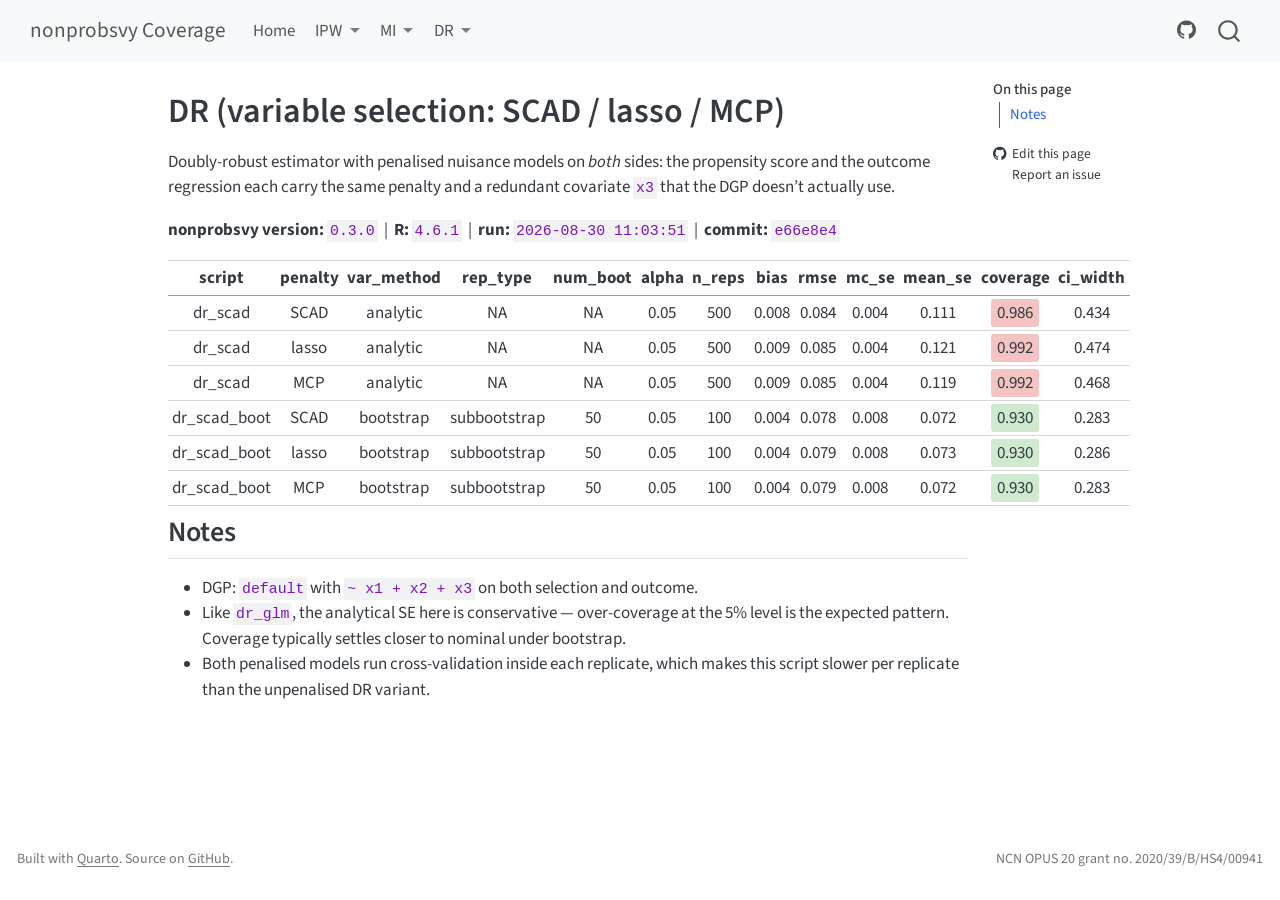
<file: doc/dr/dr_scad.html>
<!DOCTYPE html>
<html xmlns="http://www.w3.org/1999/xhtml" lang="en" xml:lang="en"><head>

<meta charset="utf-8">
<meta name="generator" content="quarto-1.11.9">

<meta name="viewport" content="width=device-width, initial-scale=1.0, user-scalable=yes">


<title>DR (variable selection: SCAD / lasso / MCP) – nonprobsvy Coverage</title>
<style>
/* Default styles provided by pandoc.
** See https://pandoc.org/MANUAL.html#variables-for-html for config info.
*/
span.smallcaps{font-variant: small-caps;}
div.columns{display: flex; gap: 1.5em;}
div.column{flex: auto;}
@media screen {
div.columns{gap: min(4vw, 1.5em);}
div.column{overflow-x: auto;}
}
div.hanging-indent{margin-left: 1.5em; text-indent: -1.5em;}
ul.task-list{list-style: none;}
ul.task-list li input[type="checkbox"] {
  width: 0.8em;
  margin: 0 0.8em 0.2em -1em; /* quarto-specific, see https://github.com/quarto-dev/quarto-cli/issues/4556 */ 
  vertical-align: middle;
}
</style>


<script src="../../site_libs/quarto-nav/quarto-nav.js"></script>
<script src="../../site_libs/quarto-nav/headroom.min.js"></script>
<script src="../../site_libs/clipboard/clipboard.min.js"></script>
<script src="../../site_libs/quarto-search/autocomplete.umd.js"></script>
<script src="../../site_libs/quarto-search/fuse.min.js"></script>
<script src="../../site_libs/quarto-search/quarto-search.js"></script>
<meta name="quarto:offset" content="../../">
<script src="../../site_libs/quarto-html/quarto.js" type="module"></script>
<script src="../../site_libs/quarto-html/tabsets/tabsets.js" type="module"></script>
<script src="../../site_libs/quarto-html/scrollable-regions/scrollable-regions.js" type="module"></script>
<script src="../../site_libs/quarto-html/popper.min.js"></script>
<script src="../../site_libs/quarto-html/tippy.umd.min.js"></script>
<script src="../../site_libs/quarto-html/anchor.min.js"></script>
<link href="../../site_libs/quarto-html/tippy.css" rel="stylesheet">
<link href="../../site_libs/quarto-html/quarto-syntax-highlighting-63b5708e65d6cd79cd7618c58d0c21e7.css" rel="stylesheet" id="quarto-text-highlighting-styles">
<script src="../../site_libs/bootstrap/bootstrap.min.js"></script>
<link href="../../site_libs/bootstrap/bootstrap-icons.css" rel="stylesheet">
<link href="../../site_libs/bootstrap/bootstrap-e09c63d380c7b066796810cca0e2acfe.min.css" rel="stylesheet" append-hash="true" id="quarto-bootstrap" data-mode="light">
<script id="quarto-search-options" type="application/json">{
  "location": "navbar",
  "copy-button": false,
  "collapse-after": 3,
  "panel-placement": "end",
  "type": "overlay",
  "limit": 50,
  "keyboard-shortcut": [
    "f",
    "/",
    "s"
  ],
  "show-item-context": false,
  "language": {
    "search-no-results-text": "No results",
    "search-matching-documents-text": "matching documents",
    "search-copy-link-title": "Copy link to search",
    "search-hide-matches-text": "Hide additional matches",
    "search-more-match-text": "more match in this document",
    "search-more-matches-text": "more matches in this document",
    "search-clear-button-title": "Clear",
    "search-text-placeholder": "",
    "search-detached-cancel-button-title": "Cancel",
    "search-submit-button-title": "Submit",
    "search-label": "Search"
  }
}</script>


</head>

<body class="nav-fixed quarto-light"><a id="quarto-skip-link" class="visually-hidden-focusable" href="#quarto-document-content">Skip to main content</a>

<div id="quarto-search-results"></div>
  <header id="quarto-header" class="headroom fixed-top">
    <nav class="navbar navbar-expand-lg " data-bs-theme="dark" aria-label="Site">
      <div class="navbar-container container-fluid">
      <div class="navbar-brand-container mx-auto">
    <a class="navbar-brand" href="../../index.html">
    <span class="navbar-title">nonprobsvy Coverage</span>
    </a>
  </div>
          <button class="navbar-toggler" type="button" data-bs-toggle="collapse" data-bs-target="#navbarCollapse" aria-controls="navbarCollapse" aria-expanded="false" aria-label="Toggle navigation" onclick="if (window.quartoToggleHeadroom) { window.quartoToggleHeadroom(); }">
  <span class="navbar-toggler-icon"></span>
</button>
          <div class="collapse navbar-collapse" id="navbarCollapse">
            <ul class="navbar-nav navbar-nav-scroll me-auto">
  <li class="nav-item">
    <a class="nav-link" href="../../index.html"> 
<span class="menu-text">Home</span></a>
  </li>  
  <li class="nav-item dropdown ">
    <a class="nav-link dropdown-toggle" href="#" id="nav-menu-ipw" role="link" data-bs-toggle="dropdown" aria-expanded="false">
 <span class="menu-text">IPW</span>
    </a>
    <ul class="dropdown-menu" aria-labelledby="nav-menu-ipw">    
        <li>
    <a class="dropdown-item" href="../../doc/ipw/ipw_mle.html">
 <span class="dropdown-text">IPW (MLE)</span></a>
  </li>  
        <li>
    <a class="dropdown-item" href="../../doc/ipw/ipw_gee.html">
 <span class="dropdown-text">IPW (GEE)</span></a>
  </li>  
        <li>
    <a class="dropdown-item" href="../../doc/ipw/ipw_scad.html">
 <span class="dropdown-text">IPW (variable selection)</span></a>
  </li>  
        <li><hr class="dropdown-divider"></li>
        <li>
    <a class="dropdown-item" href="../../doc/ipw/ipw_kim2021.html">
 <span class="dropdown-text">Kim et al.&nbsp;(2021) DGP</span></a>
  </li>  
    </ul>
  </li>
  <li class="nav-item dropdown ">
    <a class="nav-link dropdown-toggle" href="#" id="nav-menu-mi" role="link" data-bs-toggle="dropdown" aria-expanded="false">
 <span class="menu-text">MI</span>
    </a>
    <ul class="dropdown-menu" aria-labelledby="nav-menu-mi">    
        <li>
    <a class="dropdown-item" href="../../doc/mi/mi_glm.html">
 <span class="dropdown-text">MI (GLM)</span></a>
  </li>  
        <li>
    <a class="dropdown-item" href="../../doc/mi/mi_nn.html">
 <span class="dropdown-text">MI (nearest neighbour)</span></a>
  </li>  
        <li>
    <a class="dropdown-item" href="../../doc/mi/mi_pmm.html">
 <span class="dropdown-text">MI (predictive mean matching)</span></a>
  </li>  
        <li>
    <a class="dropdown-item" href="../../doc/mi/mi_npar.html">
 <span class="dropdown-text">MI (nonparametric / loess)</span></a>
  </li>  
    </ul>
  </li>
  <li class="nav-item dropdown ">
    <a class="nav-link dropdown-toggle" href="#" id="nav-menu-dr" role="link" data-bs-toggle="dropdown" aria-expanded="false">
 <span class="menu-text">DR</span>
    </a>
    <ul class="dropdown-menu" aria-labelledby="nav-menu-dr">    
        <li>
    <a class="dropdown-item" href="../../doc/dr/dr_glm.html">
 <span class="dropdown-text">DR (GLM outcome)</span></a>
  </li>  
        <li>
    <a class="dropdown-item" href="../../doc/dr/dr_scad.html">
 <span class="dropdown-text">DR (variable selection)</span></a>
  </li>  
    </ul>
  </li>
</ul>
            <ul class="navbar-nav navbar-nav-scroll ms-auto">
  <li class="nav-item compact">
    <a class="nav-link" href="https://github.com/ncn-foreigners/nonprobsvy-coverage"> <i class="bi bi-github" role="img">
</i> 
<span class="menu-text"></span></a>
  </li>  
</ul>
          </div> <!-- /navcollapse -->
            <div class="quarto-navbar-tools">
</div>
            <div id="quarto-search" class="" title="Search"></div>
      </div> <!-- /container-fluid -->
    </nav>
</header>
<!-- content -->
<div id="quarto-content" class="quarto-container page-columns page-rows-contents page-layout-article page-navbar">
<!-- sidebar -->
<!-- margin-sidebar -->
    <div id="quarto-margin-sidebar" class="sidebar margin-sidebar">
        <nav id="TOC" role="doc-toc" aria-labelledby="toc-title" class="toc-active">
    <h2 id="toc-title">On this page</h2>
   
  <ul>
  <li><a href="#notes" id="toc-notes" class="nav-link active" data-scroll-target="#notes">Notes</a></li>
  </ul>
<div class="toc-actions"><ul><li><a href="https://github.com/ncn-foreigners/nonprobsvy-coverage/edit/main/doc/dr/dr_scad.qmd" class="toc-action"><i class="bi bi-github"></i>Edit this page</a></li><li><a href="https://github.com/ncn-foreigners/nonprobsvy-coverage/issues/new" class="toc-action"><i class="bi empty"></i>Report an issue</a></li></ul></div></nav>
    </div>
<!-- main -->
<main class="content" id="quarto-document-content" tabindex="-1">

<header id="title-block-header" class="quarto-title-block default">
<div class="quarto-title">
<h1 class="title">DR (variable selection: SCAD / lasso / MCP)</h1>
</div>



<div class="quarto-title-meta">

    
  
    
  </div>
  


</header>


<p>Doubly-robust estimator with penalised nuisance models on <em>both</em> sides: the propensity score and the outcome regression each carry the same penalty and a redundant covariate <code>x3</code> that the DGP doesn’t actually use.</p>
<p><strong>nonprobsvy version:</strong> <code>0.3.0</code> &nbsp;|&nbsp; <strong>R:</strong> <code>4.6.1</code> &nbsp;|&nbsp; <strong>run:</strong> <code>2026-08-30 11:03:51</code> &nbsp;|&nbsp; <strong>commit:</strong> <code>e66e8e4</code></p>
<table class="table table-sm">
<thead>
<tr>
<th style="text-align:center;">
script
</th>
<th style="text-align:center;">
penalty
</th>
<th style="text-align:center;">
var_method
</th>
<th style="text-align:center;">
rep_type
</th>
<th style="text-align:center;">
num_boot
</th>
<th style="text-align:center;">
alpha
</th>
<th style="text-align:center;">
n_reps
</th>
<th style="text-align:center;">
bias
</th>
<th style="text-align:center;">
rmse
</th>
<th style="text-align:center;">
mc_se
</th>
<th style="text-align:center;">
mean_se
</th>
<th style="text-align:center;">
coverage
</th>
<th style="text-align:center;">
ci_width
</th>
</tr>
</thead>
<tbody>
<tr>
<td style="text-align:center;">
dr_scad
</td>
<td style="text-align:center;">
SCAD
</td>
<td style="text-align:center;">
analytic
</td>
<td style="text-align:center;">
NA
</td>
<td style="text-align:center;">
NA
</td>
<td style="text-align:center;">
0.05
</td>
<td style="text-align:center;">
500
</td>
<td style="text-align:center;">
0.008
</td>
<td style="text-align:center;">
0.084
</td>
<td style="text-align:center;">
0.004
</td>
<td style="text-align:center;">
0.111
</td>
<td style="text-align:center;">
<span style="background:#f4c4c4;padding:2px 6px;border-radius:3px;">0.986</span>
</td>
<td style="text-align:center;">
0.434
</td>
</tr>
<tr>
<td style="text-align:center;">
dr_scad
</td>
<td style="text-align:center;">
lasso
</td>
<td style="text-align:center;">
analytic
</td>
<td style="text-align:center;">
NA
</td>
<td style="text-align:center;">
NA
</td>
<td style="text-align:center;">
0.05
</td>
<td style="text-align:center;">
500
</td>
<td style="text-align:center;">
0.009
</td>
<td style="text-align:center;">
0.085
</td>
<td style="text-align:center;">
0.004
</td>
<td style="text-align:center;">
0.121
</td>
<td style="text-align:center;">
<span style="background:#f4c4c4;padding:2px 6px;border-radius:3px;">0.992</span>
</td>
<td style="text-align:center;">
0.474
</td>
</tr>
<tr>
<td style="text-align:center;">
dr_scad
</td>
<td style="text-align:center;">
MCP
</td>
<td style="text-align:center;">
analytic
</td>
<td style="text-align:center;">
NA
</td>
<td style="text-align:center;">
NA
</td>
<td style="text-align:center;">
0.05
</td>
<td style="text-align:center;">
500
</td>
<td style="text-align:center;">
0.009
</td>
<td style="text-align:center;">
0.085
</td>
<td style="text-align:center;">
0.004
</td>
<td style="text-align:center;">
0.119
</td>
<td style="text-align:center;">
<span style="background:#f4c4c4;padding:2px 6px;border-radius:3px;">0.992</span>
</td>
<td style="text-align:center;">
0.468
</td>
</tr>
<tr>
<td style="text-align:center;">
dr_scad_boot
</td>
<td style="text-align:center;">
SCAD
</td>
<td style="text-align:center;">
bootstrap
</td>
<td style="text-align:center;">
subbootstrap
</td>
<td style="text-align:center;">
50
</td>
<td style="text-align:center;">
0.05
</td>
<td style="text-align:center;">
100
</td>
<td style="text-align:center;">
0.004
</td>
<td style="text-align:center;">
0.078
</td>
<td style="text-align:center;">
0.008
</td>
<td style="text-align:center;">
0.072
</td>
<td style="text-align:center;">
<span style="background:#cfeacf;padding:2px 6px;border-radius:3px;">0.930</span>
</td>
<td style="text-align:center;">
0.283
</td>
</tr>
<tr>
<td style="text-align:center;">
dr_scad_boot
</td>
<td style="text-align:center;">
lasso
</td>
<td style="text-align:center;">
bootstrap
</td>
<td style="text-align:center;">
subbootstrap
</td>
<td style="text-align:center;">
50
</td>
<td style="text-align:center;">
0.05
</td>
<td style="text-align:center;">
100
</td>
<td style="text-align:center;">
0.004
</td>
<td style="text-align:center;">
0.079
</td>
<td style="text-align:center;">
0.008
</td>
<td style="text-align:center;">
0.073
</td>
<td style="text-align:center;">
<span style="background:#cfeacf;padding:2px 6px;border-radius:3px;">0.930</span>
</td>
<td style="text-align:center;">
0.286
</td>
</tr>
<tr>
<td style="text-align:center;">
dr_scad_boot
</td>
<td style="text-align:center;">
MCP
</td>
<td style="text-align:center;">
bootstrap
</td>
<td style="text-align:center;">
subbootstrap
</td>
<td style="text-align:center;">
50
</td>
<td style="text-align:center;">
0.05
</td>
<td style="text-align:center;">
100
</td>
<td style="text-align:center;">
0.004
</td>
<td style="text-align:center;">
0.079
</td>
<td style="text-align:center;">
0.008
</td>
<td style="text-align:center;">
0.072
</td>
<td style="text-align:center;">
<span style="background:#cfeacf;padding:2px 6px;border-radius:3px;">0.930</span>
</td>
<td style="text-align:center;">
0.283
</td>
</tr>
</tbody>
</table>
<section id="notes" class="level2">
<h2 class="anchored" data-anchor-id="notes">Notes</h2>
<ul>
<li>DGP: <code>default</code> with <code>~ x1 + x2 + x3</code> on both selection and outcome.</li>
<li>Like <code>dr_glm</code>, the analytical SE here is conservative — over-coverage at the 5% level is the expected pattern. Coverage typically settles closer to nominal under bootstrap.</li>
<li>Both penalised models run cross-validation inside each replicate, which makes this script slower per replicate than the unpenalised DR variant.</li>
</ul>


</section>

</main> <!-- /main -->
<script id="quarto-html-after-body" type="application/javascript">
  window.document.addEventListener("DOMContentLoaded", function (event) {
    const icon = "";
    const anchorJS = new window.AnchorJS();
    anchorJS.options = {
      placement: 'right',
      icon: icon
    };
    anchorJS.add('.anchored');
    const isCodeAnnotation = (el) => {
      for (const clz of el.classList) {
        if (clz.startsWith('code-annotation-')) {                     
          return true;
        }
      }
      return false;
    }
    const onCopySuccess = function(e) {
      // button target
      const button = e.trigger;
      // don't keep focus
      button.blur();
      // flash "checked"
      button.classList.add('code-copy-button-checked');
      var currentTitle = button.getAttribute("title");
      button.setAttribute("title", "Copied!");
      let tooltip;
      if (window.bootstrap) {
        button.setAttribute("data-bs-toggle", "tooltip");
        button.setAttribute("data-bs-placement", "left");
        button.setAttribute("data-bs-title", "Copied!");
        tooltip = new bootstrap.Tooltip(button, 
          { trigger: "manual", 
            customClass: "code-copy-button-tooltip",
            offset: [0, -8]});
        tooltip.show();    
      }
      setTimeout(function() {
        if (tooltip) {
          tooltip.hide();
          button.removeAttribute("data-bs-title");
          button.removeAttribute("data-bs-toggle");
          button.removeAttribute("data-bs-placement");
        }
        button.setAttribute("title", currentTitle);
        button.classList.remove('code-copy-button-checked');
      }, 1000);
      // clear code selection
      e.clearSelection();
    }
    const getTextToCopy = function(trigger) {
      const outerScaffold = trigger.parentElement.cloneNode(true);
      const codeEl = outerScaffold.querySelector('code');
      for (const childEl of codeEl.children) {
        if (isCodeAnnotation(childEl)) {
          childEl.remove();
        }
      }
      return codeEl.innerText;
    }
    const clipboard = new window.ClipboardJS('.code-copy-button:not([data-in-quarto-modal])', {
      text: getTextToCopy
    });
    clipboard.on('success', onCopySuccess);
    if (window.document.getElementById('quarto-embedded-source-code-modal')) {
      const clipboardModal = new window.ClipboardJS('.code-copy-button[data-in-quarto-modal]', {
        text: getTextToCopy,
        container: window.document.getElementById('quarto-embedded-source-code-modal')
      });
      clipboardModal.on('success', onCopySuccess);
    }
      var localhostRegex = new RegExp(/^(?:http|https):\/\/localhost\:?[0-9]*\//);
      var mailtoRegex = new RegExp(/^mailto:/);
        var filterRegex = new RegExp('/' + window.location.host + '/');
      var isInternal = (href) => {
          return filterRegex.test(href) || localhostRegex.test(href) || mailtoRegex.test(href);
      }
      // Inspect non-navigation links and adorn them if external
      window.quartoDecorateExternalLinks = function (root) {
     var links = (root || window.document).querySelectorAll('a[href]:not(.nav-link):not(.navbar-brand):not(.toc-action):not(.sidebar-link):not(.sidebar-item-toggle):not(.pagination-link):not(.no-external):not([aria-hidden]):not(.dropdown-item):not(.quarto-navigation-tool):not(.about-link)');
      for (var i=0; i<links.length; i++) {
        const link = links[i];
        if (!isInternal(link.href)) {
          // undo the damage that might have been done by quarto-nav.js in the case of
          // links that we want to consider external
          if (link.dataset.originalHref !== undefined) {
            link.href = link.dataset.originalHref;
          }
          if (!link.classList.contains('no-external-icon')) {
          }
        }
      }
      };
      window.quartoDecorateExternalLinks(window.document);
    // Esc closes the popup (WCAG 1.4.13) and focus leaving both trigger and
    // popup closes it (WCAG 2.4.11); tippy handles neither for interactive popups.
    const hideOnEscAndFocusOut = {
      name: 'hideOnEscAndFocusOut',
      defaultValue: true,
      fn(instance) {
        const dismiss = () => {
          // A show scheduled by the trigger delay would otherwise reopen it
          instance.clearDelayTimeouts();
          instance.hide();
        };
        const onKeyDown = (event) => {
          if (event.key !== 'Escape') {
            return;
          }
          // Keep Esc from also reaching page handlers (e.g. reveal.js overview),
          // except an open reveal.js slide menu, which Esc should close too.
          // The menu handles keys only when its keyboard option is on.
          const menuHandlesEsc = window.Reveal?.getPlugin?.('menu')?.isOpen() &&
            window.Reveal.getConfig().menu?.keyboard !== false;
          if (!menuHandlesEsc) {
            event.stopPropagation();
          }
          if (instance.popper.contains(window.document.activeElement)) {
            // Disabled while refocusing so the focus trigger does not reopen it
            instance.disable();
            instance.reference.focus();
            instance.enable();
          }
          dismiss();
        };
        const onFocusOut = (event) => {
          const target = event.relatedTarget;
          if (target && !instance.reference.contains(target) &&
              !instance.popper.contains(target)) {
            dismiss();
          }
        };
        // On the trigger too: a click trigger (code-annotations: select) has no
        // blur handling. Attached for the instance's lifetime so leaving the
        // trigger also cancels a show still pending on the trigger delay.
        instance.reference.addEventListener('focusout', onFocusOut);
        return {
          onShow() {
            window.document.addEventListener('keydown', onKeyDown, true);
            instance.popper.addEventListener('focusout', onFocusOut);
          },
          onHide() {
            window.document.removeEventListener('keydown', onKeyDown, true);
            instance.popper.removeEventListener('focusout', onFocusOut);
          },
          onDestroy() {
            instance.reference.removeEventListener('focusout', onFocusOut);
          },
        };
      },
    };
    function tippyHover(el, contentFn, onTriggerFn, onUntriggerFn) {
      const config = {
        allowHTML: true,
        maxWidth: 500,
        delay: 100,
        arrow: false,
        appendTo: function(el) {
            return el.parentElement;
        },
        interactive: true,
        interactiveBorder: 10,
        theme: 'quarto',
        placement: 'bottom-start',
        plugins: [hideOnEscAndFocusOut],
      };
      if (contentFn) {
        config.content = contentFn;
      }
      if (onTriggerFn) {
        config.onTrigger = onTriggerFn;
      }
      if (onUntriggerFn) {
        config.onUntrigger = onUntriggerFn;
      }
      window.tippy(el, config); 
    }
    const noterefs = window.document.querySelectorAll('a[role="doc-noteref"]');
    for (var i=0; i<noterefs.length; i++) {
      const ref = noterefs[i];
      tippyHover(ref, function() {
        // use id or data attribute instead here
        let href = ref.getAttribute('data-footnote-href') || ref.getAttribute('href');
        try { href = new URL(href).hash; } catch {}
        const id = href.replace(/^#\/?/, "");
        const note = window.document.getElementById(id);
        if (note) {
          return note.innerHTML;
        } else {
          return "";
        }
      });
    }
    const xrefs = window.document.querySelectorAll('a.quarto-xref');
    const processXRef = (id, note) => {
      // Strip column container classes
      const stripColumnClz = (el) => {
        el.classList.remove("page-full", "page-columns");
        if (el.children) {
          for (const child of el.children) {
            stripColumnClz(child);
          }
        }
      }
      stripColumnClz(note)
      if (id === null || id.startsWith('sec-')) {
        // Special case sections, only their first couple elements
        const container = document.createElement("div");
        if (note.children && note.children.length > 2) {
          container.appendChild(note.children[0].cloneNode(true));
          for (let i = 1; i < note.children.length; i++) {
            const child = note.children[i];
            if (child.tagName === "P" && child.innerText === "") {
              continue;
            } else {
              container.appendChild(child.cloneNode(true));
              break;
            }
          }
          if (window.Quarto?.typesetMath) {
            window.Quarto.typesetMath(container);
          }
          return container.innerHTML
        } else {
          if (window.Quarto?.typesetMath) {
            window.Quarto.typesetMath(note);
          }
          return note.innerHTML;
        }
      } else {
        // Remove any anchor links if they are present
        const anchorLink = note.querySelector('a.anchorjs-link');
        if (anchorLink) {
          anchorLink.remove();
        }
        if (window.Quarto?.typesetMath) {
          window.Quarto.typesetMath(note);
        }
        if (note.classList.contains("callout")) {
          return note.outerHTML;
        } else {
          return note.innerHTML;
        }
      }
    }
    for (var i=0; i<xrefs.length; i++) {
      const xref = xrefs[i];
      tippyHover(xref, undefined, function(instance) {
        instance.disable();
        let url = xref.getAttribute('href');
        let hash = undefined; 
        if (url.startsWith('#')) {
          hash = url;
        } else {
          try { hash = new URL(url).hash; } catch {}
        }
        if (hash) {
          const id = hash.replace(/^#\/?/, "");
          const note = window.document.getElementById(id);
          if (note !== null) {
            try {
              const html = processXRef(id, note.cloneNode(true));
              instance.setContent(html);
            } finally {
              instance.enable();
              instance.show();
            }
          } else {
            // See if we can fetch this
            fetch(url.split('#')[0])
            .then(res => res.text())
            .then(html => {
              const parser = new DOMParser();
              const htmlDoc = parser.parseFromString(html, "text/html");
              const note = htmlDoc.getElementById(id);
              if (note !== null) {
                const html = processXRef(id, note);
                instance.setContent(html);
              } 
            }).finally(() => {
              instance.enable();
              instance.show();
            });
          }
        } else {
          // See if we can fetch a full url (with no hash to target)
          // This is a special case and we should probably do some content thinning / targeting
          fetch(url)
          .then(res => res.text())
          .then(html => {
            const parser = new DOMParser();
            const htmlDoc = parser.parseFromString(html, "text/html");
            const note = htmlDoc.querySelector('main.content');
            if (note !== null) {
              // This should only happen for chapter cross references
              // (since there is no id in the URL)
              // remove the first header
              if (note.children.length > 0 && note.children[0].tagName === "HEADER") {
                note.children[0].remove();
              }
              const html = processXRef(null, note);
              instance.setContent(html);
            } 
          }).finally(() => {
            instance.enable();
            instance.show();
          });
        }
      }, function(instance) {
      });
    }
        let selectedAnnoteEl;
        const selectorForAnnotation = ( cell, annotation) => {
          let cellAttr = 'data-code-cell="' + cell + '"';
          let lineAttr = 'data-code-annotation="' +  annotation + '"';
          const selector = 'span[' + cellAttr + '][' + lineAttr + ']';
          return selector;
        }
        const selectCodeLines = (annoteEl) => {
          const doc = window.document;
          const targetCell = annoteEl.getAttribute("data-target-cell");
          const targetAnnotation = annoteEl.getAttribute("data-target-annotation");
          const annoteSpan = window.document.querySelector(selectorForAnnotation(targetCell, targetAnnotation));
          const lines = annoteSpan.getAttribute("data-code-lines").split(",");
          const lineIds = lines.map((line) => {
            return targetCell + "-" + line;
          })
          // Each band is positioned against its own containing block, which is
          // not the offsetParent of the lines, so place it from client rects.
          const placeBand = (band, firstEl, lastEl, codeBlock) => {
            const container = band.offsetParent;
            if (container === null) {
              return;
            }
            const containerRect = container.getBoundingClientRect();
            // Reveal.js scales slides with a transform, so convert client
            // pixels back to the CSS pixels of the container.
            const scale = containerRect.height / container.offsetHeight || 1;
            const firstRect = firstEl.getBoundingClientRect();
            const lastRect = lastEl.getBoundingClientRect();
            const top = (firstRect.top - containerRect.top) / scale - container.clientTop + container.scrollTop;
            const height = (lastRect.bottom - firstRect.top) / scale;
            band.style.top = top - 2 + "px";
            band.style.height = height + 4 + "px";
            if (codeBlock) {
              // Without the copy button wrapper, the containing block is wider
              // than the code block, so span the code block explicitly.
              const blockRect = codeBlock.getBoundingClientRect();
              band.style.left = (blockRect.left - containerRect.left) / scale - container.clientLeft + container.scrollLeft + "px";
              band.style.width = blockRect.width / scale + "px";
            }
          };
          if (lineIds.length > 0) {
            const el = window.document.getElementById(lineIds[0]);
            const lastEl = window.document.getElementById(lineIds[lineIds.length - 1]);
            const parent = el.parentElement.parentElement;
            // cook up a div (if necessary) and position it
            let div = window.document.getElementById("code-annotation-line-highlight");
            if (div === null) {
              div = window.document.createElement("div");
              div.setAttribute("id", "code-annotation-line-highlight");
              div.style.position = 'absolute';
              parent.appendChild(div);
            }
            placeBand(div, el, lastEl, parent.closest("div.sourceCode") || parent);
            let gutterDiv = window.document.getElementById("code-annotation-line-highlight-gutter");
            if (gutterDiv === null) {
              gutterDiv = window.document.createElement("div");
              gutterDiv.setAttribute("id", "code-annotation-line-highlight-gutter");
              gutterDiv.style.position = 'absolute';
              const codeCell = window.document.getElementById(targetCell);
              const gutter = codeCell.querySelector('.code-annotation-gutter');
              gutter.appendChild(gutterDiv);
            }
            placeBand(gutterDiv, el, lastEl);
            selectedAnnoteEl = annoteEl;
          }
        };
        const unselectCodeLines = () => {
          const elementsIds = ["code-annotation-line-highlight", "code-annotation-line-highlight-gutter"];
          elementsIds.forEach((elId) => {
            const div = window.document.getElementById(elId);
            if (div) {
              div.remove();
            }
          });
          selectedAnnoteEl = undefined;
        };
          // Handle positioning of the toggle
      window.addEventListener(
        "resize",
        throttle(() => {
          elRect = undefined;
          if (selectedAnnoteEl) {
            selectCodeLines(selectedAnnoteEl);
          }
        }, 10)
      );
      function throttle(fn, ms) {
      let throttle = false;
      let timer;
        return (...args) => {
          if(!throttle) { // first call gets through
              fn.apply(this, args);
              throttle = true;
          } else { // all the others get throttled
              if(timer) clearTimeout(timer); // cancel #2
              timer = setTimeout(() => {
                fn.apply(this, args);
                timer = throttle = false;
              }, ms);
          }
        };
      }
        // Attach click handler to the DT
        const annoteDls = window.document.querySelectorAll('dt[data-target-cell]');
        for (const annoteDlNode of annoteDls) {
          annoteDlNode.addEventListener('click', (event) => {
            const clickedEl = event.target;
            if (clickedEl !== selectedAnnoteEl) {
              unselectCodeLines();
              const activeEl = window.document.querySelector('dt[data-target-cell].code-annotation-active');
              if (activeEl) {
                activeEl.classList.remove('code-annotation-active');
              }
              selectCodeLines(clickedEl);
              clickedEl.classList.add('code-annotation-active');
            } else {
              // Unselect the line
              unselectCodeLines();
              clickedEl.classList.remove('code-annotation-active');
            }
          });
        }
    const findCites = (el) => {
      const parentEl = el.parentElement;
      if (parentEl) {
        const cites = parentEl.dataset.cites;
        if (cites) {
          return {
            el,
            cites: cites.split(' ')
          };
        } else {
          return findCites(el.parentElement)
        }
      } else {
        return undefined;
      }
    };
    var bibliorefs = window.document.querySelectorAll('a[role="doc-biblioref"]');
    for (var i=0; i<bibliorefs.length; i++) {
      const ref = bibliorefs[i];
      const citeInfo = findCites(ref);
      if (citeInfo) {
        tippyHover(citeInfo.el, function() {
          var popup = window.document.createElement('div');
          citeInfo.cites.forEach(function(cite) {
            var citeDiv = window.document.createElement('div');
            citeDiv.classList.add('hanging-indent');
            citeDiv.classList.add('csl-entry');
            var biblioDiv = window.document.getElementById('ref-' + cite);
            if (biblioDiv) {
              citeDiv.innerHTML = biblioDiv.innerHTML;
            }
            popup.appendChild(citeDiv);
          });
          return popup.innerHTML;
        });
      }
    }
  });
  </script>
  <script type="application/javascript">
  window.quartoScrollableRegionsLabels = {"code":"Scrollable code","output":"Scrollable output"};
  </script>
</div> <!-- /content -->
<footer class="footer">
  <div class="nav-footer">
    <div class="nav-footer-left">
<p>Built with <a href="https://quarto.org">Quarto</a>. Source on <a href="https://github.com/ncn-foreigners/nonprobsvy-coverage">GitHub</a>.</p>
</div>   
    <div class="nav-footer-center">
      &nbsp;
    <div class="toc-actions d-sm-block d-md-none"><ul><li><a href="https://github.com/ncn-foreigners/nonprobsvy-coverage/edit/main/doc/dr/dr_scad.qmd" class="toc-action"><i class="bi bi-github"></i>Edit this page</a></li><li><a href="https://github.com/ncn-foreigners/nonprobsvy-coverage/issues/new" class="toc-action"><i class="bi empty"></i>Report an issue</a></li></ul></div></div>
    <div class="nav-footer-right">
<p>NCN OPUS 20 grant no. 2020/39/B/HS4/00941</p>
</div>
  </div>
</footer>




</body></html>
</file>
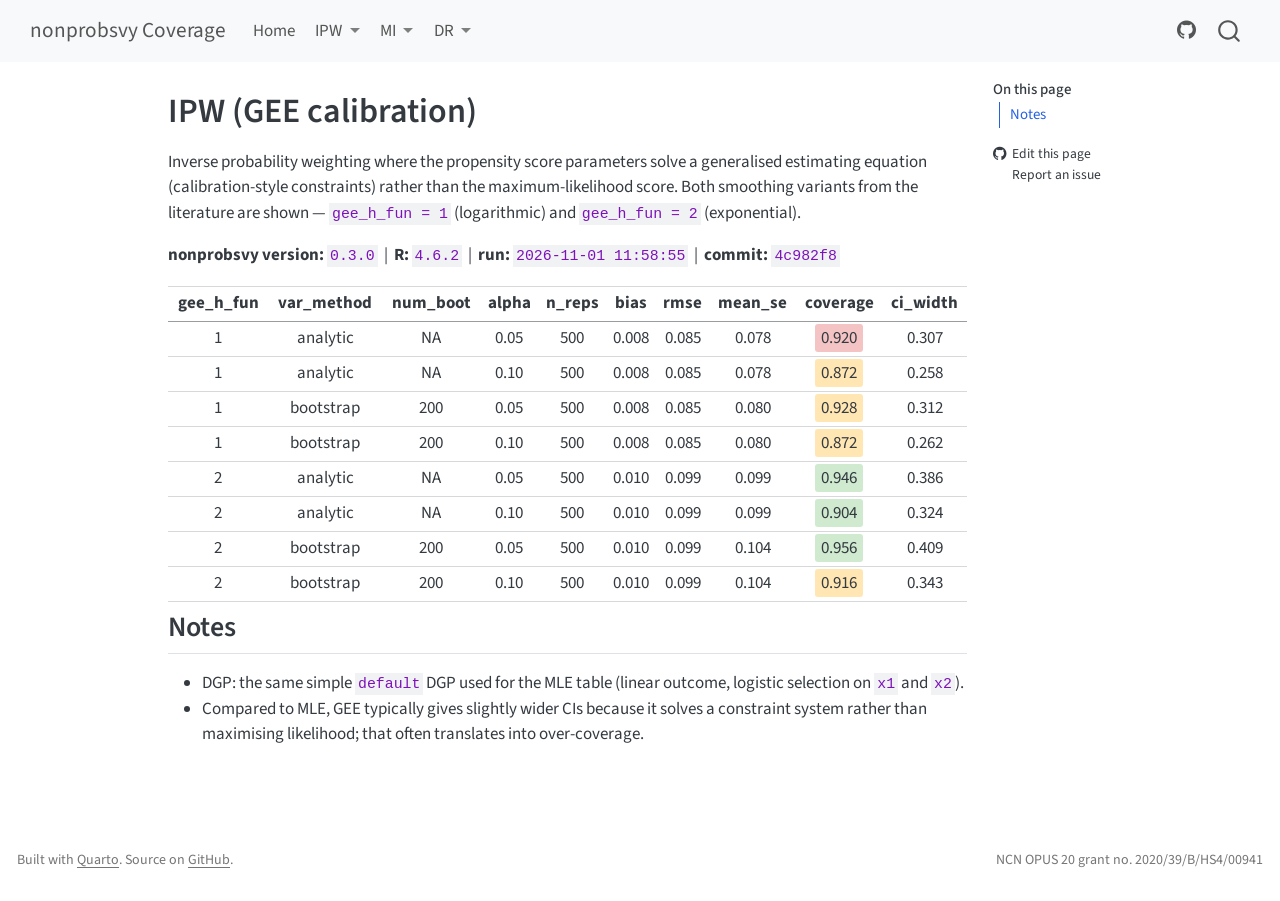
<file: doc/ipw/ipw_gee.html>
<!DOCTYPE html>
<html xmlns="http://www.w3.org/1999/xhtml" lang="en" xml:lang="en"><head>

<meta charset="utf-8">
<meta name="generator" content="quarto-1.11.9">

<meta name="viewport" content="width=device-width, initial-scale=1.0, user-scalable=yes">


<title>IPW (GEE calibration) – nonprobsvy Coverage</title>
<style>
/* Default styles provided by pandoc.
** See https://pandoc.org/MANUAL.html#variables-for-html for config info.
*/
span.smallcaps{font-variant: small-caps;}
div.columns{display: flex; gap: 1.5em;}
div.column{flex: auto;}
@media screen {
div.columns{gap: min(4vw, 1.5em);}
div.column{overflow-x: auto;}
}
div.hanging-indent{margin-left: 1.5em; text-indent: -1.5em;}
ul.task-list{list-style: none;}
ul.task-list li input[type="checkbox"] {
  width: 0.8em;
  margin: 0 0.8em 0.2em -1em; /* quarto-specific, see https://github.com/quarto-dev/quarto-cli/issues/4556 */ 
  vertical-align: middle;
}
</style>


<script src="../../site_libs/quarto-nav/quarto-nav.js"></script>
<script src="../../site_libs/quarto-nav/headroom.min.js"></script>
<script src="../../site_libs/clipboard/clipboard.min.js"></script>
<script src="../../site_libs/quarto-search/autocomplete.umd.js"></script>
<script src="../../site_libs/quarto-search/fuse.min.js"></script>
<script src="../../site_libs/quarto-search/quarto-search.js"></script>
<meta name="quarto:offset" content="../../">
<script src="../../site_libs/quarto-html/quarto.js" type="module"></script>
<script src="../../site_libs/quarto-html/tabsets/tabsets.js" type="module"></script>
<script src="../../site_libs/quarto-html/scrollable-regions/scrollable-regions.js" type="module"></script>
<script src="../../site_libs/quarto-html/popper.min.js"></script>
<script src="../../site_libs/quarto-html/tippy.umd.min.js"></script>
<script src="../../site_libs/quarto-html/anchor.min.js"></script>
<link href="../../site_libs/quarto-html/tippy.css" rel="stylesheet">
<link href="../../site_libs/quarto-html/quarto-syntax-highlighting-63b5708e65d6cd79cd7618c58d0c21e7.css" rel="stylesheet" id="quarto-text-highlighting-styles">
<script src="../../site_libs/bootstrap/bootstrap.min.js"></script>
<link href="../../site_libs/bootstrap/bootstrap-icons.css" rel="stylesheet">
<link href="../../site_libs/bootstrap/bootstrap-e09c63d380c7b066796810cca0e2acfe.min.css" rel="stylesheet" append-hash="true" id="quarto-bootstrap" data-mode="light">
<script id="quarto-search-options" type="application/json">{
  "location": "navbar",
  "copy-button": false,
  "collapse-after": 3,
  "panel-placement": "end",
  "type": "overlay",
  "limit": 50,
  "keyboard-shortcut": [
    "f",
    "/",
    "s"
  ],
  "show-item-context": false,
  "language": {
    "search-no-results-text": "No results",
    "search-matching-documents-text": "matching documents",
    "search-copy-link-title": "Copy link to search",
    "search-hide-matches-text": "Hide additional matches",
    "search-more-match-text": "more match in this document",
    "search-more-matches-text": "more matches in this document",
    "search-clear-button-title": "Clear",
    "search-text-placeholder": "",
    "search-detached-cancel-button-title": "Cancel",
    "search-submit-button-title": "Submit",
    "search-label": "Search"
  }
}</script>


</head>

<body class="nav-fixed quarto-light"><a id="quarto-skip-link" class="visually-hidden-focusable" href="#quarto-document-content">Skip to main content</a>

<div id="quarto-search-results"></div>
  <header id="quarto-header" class="headroom fixed-top">
    <nav class="navbar navbar-expand-lg " data-bs-theme="dark" aria-label="Site">
      <div class="navbar-container container-fluid">
      <div class="navbar-brand-container mx-auto">
    <a class="navbar-brand" href="../../index.html">
    <span class="navbar-title">nonprobsvy Coverage</span>
    </a>
  </div>
          <button class="navbar-toggler" type="button" data-bs-toggle="collapse" data-bs-target="#navbarCollapse" aria-controls="navbarCollapse" aria-expanded="false" aria-label="Toggle navigation" onclick="if (window.quartoToggleHeadroom) { window.quartoToggleHeadroom(); }">
  <span class="navbar-toggler-icon"></span>
</button>
          <div class="collapse navbar-collapse" id="navbarCollapse">
            <ul class="navbar-nav navbar-nav-scroll me-auto">
  <li class="nav-item">
    <a class="nav-link" href="../../index.html"> 
<span class="menu-text">Home</span></a>
  </li>  
  <li class="nav-item dropdown ">
    <a class="nav-link dropdown-toggle" href="#" id="nav-menu-ipw" role="link" data-bs-toggle="dropdown" aria-expanded="false">
 <span class="menu-text">IPW</span>
    </a>
    <ul class="dropdown-menu" aria-labelledby="nav-menu-ipw">    
        <li>
    <a class="dropdown-item" href="../../doc/ipw/ipw_mle.html">
 <span class="dropdown-text">IPW (MLE)</span></a>
  </li>  
        <li>
    <a class="dropdown-item" href="../../doc/ipw/ipw_gee.html">
 <span class="dropdown-text">IPW (GEE)</span></a>
  </li>  
        <li>
    <a class="dropdown-item" href="../../doc/ipw/ipw_scad.html">
 <span class="dropdown-text">IPW (variable selection)</span></a>
  </li>  
        <li><hr class="dropdown-divider"></li>
        <li>
    <a class="dropdown-item" href="../../doc/ipw/ipw_kim2021.html">
 <span class="dropdown-text">Kim et al.&nbsp;(2021) DGP</span></a>
  </li>  
    </ul>
  </li>
  <li class="nav-item dropdown ">
    <a class="nav-link dropdown-toggle" href="#" id="nav-menu-mi" role="link" data-bs-toggle="dropdown" aria-expanded="false">
 <span class="menu-text">MI</span>
    </a>
    <ul class="dropdown-menu" aria-labelledby="nav-menu-mi">    
        <li>
    <a class="dropdown-item" href="../../doc/mi/mi_glm.html">
 <span class="dropdown-text">MI (GLM)</span></a>
  </li>  
        <li>
    <a class="dropdown-item" href="../../doc/mi/mi_nn.html">
 <span class="dropdown-text">MI (nearest neighbour)</span></a>
  </li>  
        <li>
    <a class="dropdown-item" href="../../doc/mi/mi_pmm.html">
 <span class="dropdown-text">MI (predictive mean matching)</span></a>
  </li>  
        <li>
    <a class="dropdown-item" href="../../doc/mi/mi_npar.html">
 <span class="dropdown-text">MI (nonparametric / loess)</span></a>
  </li>  
    </ul>
  </li>
  <li class="nav-item dropdown ">
    <a class="nav-link dropdown-toggle" href="#" id="nav-menu-dr" role="link" data-bs-toggle="dropdown" aria-expanded="false">
 <span class="menu-text">DR</span>
    </a>
    <ul class="dropdown-menu" aria-labelledby="nav-menu-dr">    
        <li>
    <a class="dropdown-item" href="../../doc/dr/dr_glm.html">
 <span class="dropdown-text">DR (GLM outcome)</span></a>
  </li>  
        <li>
    <a class="dropdown-item" href="../../doc/dr/dr_scad.html">
 <span class="dropdown-text">DR (variable selection)</span></a>
  </li>  
    </ul>
  </li>
</ul>
            <ul class="navbar-nav navbar-nav-scroll ms-auto">
  <li class="nav-item compact">
    <a class="nav-link" href="https://github.com/ncn-foreigners/nonprobsvy-coverage"> <i class="bi bi-github" role="img">
</i> 
<span class="menu-text"></span></a>
  </li>  
</ul>
          </div> <!-- /navcollapse -->
            <div class="quarto-navbar-tools">
</div>
            <div id="quarto-search" class="" title="Search"></div>
      </div> <!-- /container-fluid -->
    </nav>
</header>
<!-- content -->
<div id="quarto-content" class="quarto-container page-columns page-rows-contents page-layout-article page-navbar">
<!-- sidebar -->
<!-- margin-sidebar -->
    <div id="quarto-margin-sidebar" class="sidebar margin-sidebar">
        <nav id="TOC" role="doc-toc" aria-labelledby="toc-title" class="toc-active">
    <h2 id="toc-title">On this page</h2>
   
  <ul>
  <li><a href="#notes" id="toc-notes" class="nav-link active" data-scroll-target="#notes">Notes</a></li>
  </ul>
<div class="toc-actions"><ul><li><a href="https://github.com/ncn-foreigners/nonprobsvy-coverage/edit/main/doc/ipw/ipw_gee.qmd" class="toc-action"><i class="bi bi-github"></i>Edit this page</a></li><li><a href="https://github.com/ncn-foreigners/nonprobsvy-coverage/issues/new" class="toc-action"><i class="bi empty"></i>Report an issue</a></li></ul></div></nav>
    </div>
<!-- main -->
<main class="content" id="quarto-document-content" tabindex="-1">

<header id="title-block-header" class="quarto-title-block default">
<div class="quarto-title">
<h1 class="title">IPW (GEE calibration)</h1>
</div>



<div class="quarto-title-meta">

    
  
    
  </div>
  


</header>


<p>Inverse probability weighting where the propensity score parameters solve a generalised estimating equation (calibration-style constraints) rather than the maximum-likelihood score. Both smoothing variants from the literature are shown — <code>gee_h_fun = 1</code> (logarithmic) and <code>gee_h_fun = 2</code> (exponential).</p>
<p><strong>nonprobsvy version:</strong> <code>0.3.0</code> &nbsp;|&nbsp; <strong>R:</strong> <code>4.6.2</code> &nbsp;|&nbsp; <strong>run:</strong> <code>2026-11-01 11:58:55</code> &nbsp;|&nbsp; <strong>commit:</strong> <code>4c982f8</code></p>
<table class="table table-sm">
<thead>
<tr>
<th style="text-align:center;">
gee_h_fun
</th>
<th style="text-align:center;">
var_method
</th>
<th style="text-align:center;">
num_boot
</th>
<th style="text-align:center;">
alpha
</th>
<th style="text-align:center;">
n_reps
</th>
<th style="text-align:center;">
bias
</th>
<th style="text-align:center;">
rmse
</th>
<th style="text-align:center;">
mean_se
</th>
<th style="text-align:center;">
coverage
</th>
<th style="text-align:center;">
ci_width
</th>
</tr>
</thead>
<tbody>
<tr>
<td style="text-align:center;">
1
</td>
<td style="text-align:center;">
analytic
</td>
<td style="text-align:center;">
NA
</td>
<td style="text-align:center;">
0.05
</td>
<td style="text-align:center;">
500
</td>
<td style="text-align:center;">
0.008
</td>
<td style="text-align:center;">
0.085
</td>
<td style="text-align:center;">
0.078
</td>
<td style="text-align:center;">
<span style="background:#f4c4c4;padding:2px 6px;border-radius:3px;">0.920</span>
</td>
<td style="text-align:center;">
0.307
</td>
</tr>
<tr>
<td style="text-align:center;">
1
</td>
<td style="text-align:center;">
analytic
</td>
<td style="text-align:center;">
NA
</td>
<td style="text-align:center;">
0.10
</td>
<td style="text-align:center;">
500
</td>
<td style="text-align:center;">
0.008
</td>
<td style="text-align:center;">
0.085
</td>
<td style="text-align:center;">
0.078
</td>
<td style="text-align:center;">
<span style="background:#ffe6b3;padding:2px 6px;border-radius:3px;">0.872</span>
</td>
<td style="text-align:center;">
0.258
</td>
</tr>
<tr>
<td style="text-align:center;">
1
</td>
<td style="text-align:center;">
bootstrap
</td>
<td style="text-align:center;">
200
</td>
<td style="text-align:center;">
0.05
</td>
<td style="text-align:center;">
500
</td>
<td style="text-align:center;">
0.008
</td>
<td style="text-align:center;">
0.085
</td>
<td style="text-align:center;">
0.080
</td>
<td style="text-align:center;">
<span style="background:#ffe6b3;padding:2px 6px;border-radius:3px;">0.928</span>
</td>
<td style="text-align:center;">
0.312
</td>
</tr>
<tr>
<td style="text-align:center;">
1
</td>
<td style="text-align:center;">
bootstrap
</td>
<td style="text-align:center;">
200
</td>
<td style="text-align:center;">
0.10
</td>
<td style="text-align:center;">
500
</td>
<td style="text-align:center;">
0.008
</td>
<td style="text-align:center;">
0.085
</td>
<td style="text-align:center;">
0.080
</td>
<td style="text-align:center;">
<span style="background:#ffe6b3;padding:2px 6px;border-radius:3px;">0.872</span>
</td>
<td style="text-align:center;">
0.262
</td>
</tr>
<tr>
<td style="text-align:center;">
2
</td>
<td style="text-align:center;">
analytic
</td>
<td style="text-align:center;">
NA
</td>
<td style="text-align:center;">
0.05
</td>
<td style="text-align:center;">
500
</td>
<td style="text-align:center;">
0.010
</td>
<td style="text-align:center;">
0.099
</td>
<td style="text-align:center;">
0.099
</td>
<td style="text-align:center;">
<span style="background:#cfeacf;padding:2px 6px;border-radius:3px;">0.946</span>
</td>
<td style="text-align:center;">
0.386
</td>
</tr>
<tr>
<td style="text-align:center;">
2
</td>
<td style="text-align:center;">
analytic
</td>
<td style="text-align:center;">
NA
</td>
<td style="text-align:center;">
0.10
</td>
<td style="text-align:center;">
500
</td>
<td style="text-align:center;">
0.010
</td>
<td style="text-align:center;">
0.099
</td>
<td style="text-align:center;">
0.099
</td>
<td style="text-align:center;">
<span style="background:#cfeacf;padding:2px 6px;border-radius:3px;">0.904</span>
</td>
<td style="text-align:center;">
0.324
</td>
</tr>
<tr>
<td style="text-align:center;">
2
</td>
<td style="text-align:center;">
bootstrap
</td>
<td style="text-align:center;">
200
</td>
<td style="text-align:center;">
0.05
</td>
<td style="text-align:center;">
500
</td>
<td style="text-align:center;">
0.010
</td>
<td style="text-align:center;">
0.099
</td>
<td style="text-align:center;">
0.104
</td>
<td style="text-align:center;">
<span style="background:#cfeacf;padding:2px 6px;border-radius:3px;">0.956</span>
</td>
<td style="text-align:center;">
0.409
</td>
</tr>
<tr>
<td style="text-align:center;">
2
</td>
<td style="text-align:center;">
bootstrap
</td>
<td style="text-align:center;">
200
</td>
<td style="text-align:center;">
0.10
</td>
<td style="text-align:center;">
500
</td>
<td style="text-align:center;">
0.010
</td>
<td style="text-align:center;">
0.099
</td>
<td style="text-align:center;">
0.104
</td>
<td style="text-align:center;">
<span style="background:#ffe6b3;padding:2px 6px;border-radius:3px;">0.916</span>
</td>
<td style="text-align:center;">
0.343
</td>
</tr>
</tbody>
</table>
<section id="notes" class="level2">
<h2 class="anchored" data-anchor-id="notes">Notes</h2>
<ul>
<li>DGP: the same simple <code>default</code> DGP used for the MLE table (linear outcome, logistic selection on <code>x1</code> and <code>x2</code>).</li>
<li>Compared to MLE, GEE typically gives slightly wider CIs because it solves a constraint system rather than maximising likelihood; that often translates into over-coverage.</li>
</ul>


</section>

</main> <!-- /main -->
<script id="quarto-html-after-body" type="application/javascript">
  window.document.addEventListener("DOMContentLoaded", function (event) {
    const icon = "";
    const anchorJS = new window.AnchorJS();
    anchorJS.options = {
      placement: 'right',
      icon: icon
    };
    anchorJS.add('.anchored');
    const isCodeAnnotation = (el) => {
      for (const clz of el.classList) {
        if (clz.startsWith('code-annotation-')) {                     
          return true;
        }
      }
      return false;
    }
    const onCopySuccess = function(e) {
      // button target
      const button = e.trigger;
      // don't keep focus
      button.blur();
      // flash "checked"
      button.classList.add('code-copy-button-checked');
      var currentTitle = button.getAttribute("title");
      button.setAttribute("title", "Copied!");
      let tooltip;
      if (window.bootstrap) {
        button.setAttribute("data-bs-toggle", "tooltip");
        button.setAttribute("data-bs-placement", "left");
        button.setAttribute("data-bs-title", "Copied!");
        tooltip = new bootstrap.Tooltip(button, 
          { trigger: "manual", 
            customClass: "code-copy-button-tooltip",
            offset: [0, -8]});
        tooltip.show();    
      }
      setTimeout(function() {
        if (tooltip) {
          tooltip.hide();
          button.removeAttribute("data-bs-title");
          button.removeAttribute("data-bs-toggle");
          button.removeAttribute("data-bs-placement");
        }
        button.setAttribute("title", currentTitle);
        button.classList.remove('code-copy-button-checked');
      }, 1000);
      // clear code selection
      e.clearSelection();
    }
    const getTextToCopy = function(trigger) {
      const outerScaffold = trigger.parentElement.cloneNode(true);
      const codeEl = outerScaffold.querySelector('code');
      for (const childEl of codeEl.children) {
        if (isCodeAnnotation(childEl)) {
          childEl.remove();
        }
      }
      return codeEl.innerText;
    }
    const clipboard = new window.ClipboardJS('.code-copy-button:not([data-in-quarto-modal])', {
      text: getTextToCopy
    });
    clipboard.on('success', onCopySuccess);
    if (window.document.getElementById('quarto-embedded-source-code-modal')) {
      const clipboardModal = new window.ClipboardJS('.code-copy-button[data-in-quarto-modal]', {
        text: getTextToCopy,
        container: window.document.getElementById('quarto-embedded-source-code-modal')
      });
      clipboardModal.on('success', onCopySuccess);
    }
      var localhostRegex = new RegExp(/^(?:http|https):\/\/localhost\:?[0-9]*\//);
      var mailtoRegex = new RegExp(/^mailto:/);
        var filterRegex = new RegExp('/' + window.location.host + '/');
      var isInternal = (href) => {
          return filterRegex.test(href) || localhostRegex.test(href) || mailtoRegex.test(href);
      }
      // Inspect non-navigation links and adorn them if external
      window.quartoDecorateExternalLinks = function (root) {
     var links = (root || window.document).querySelectorAll('a[href]:not(.nav-link):not(.navbar-brand):not(.toc-action):not(.sidebar-link):not(.sidebar-item-toggle):not(.pagination-link):not(.no-external):not([aria-hidden]):not(.dropdown-item):not(.quarto-navigation-tool):not(.about-link)');
      for (var i=0; i<links.length; i++) {
        const link = links[i];
        if (!isInternal(link.href)) {
          // undo the damage that might have been done by quarto-nav.js in the case of
          // links that we want to consider external
          if (link.dataset.originalHref !== undefined) {
            link.href = link.dataset.originalHref;
          }
          if (!link.classList.contains('no-external-icon')) {
          }
        }
      }
      };
      window.quartoDecorateExternalLinks(window.document);
    // Esc closes the popup (WCAG 1.4.13) and focus leaving both trigger and
    // popup closes it (WCAG 2.4.11); tippy handles neither for interactive popups.
    const hideOnEscAndFocusOut = {
      name: 'hideOnEscAndFocusOut',
      defaultValue: true,
      fn(instance) {
        const dismiss = () => {
          // A show scheduled by the trigger delay would otherwise reopen it
          instance.clearDelayTimeouts();
          instance.hide();
        };
        const onKeyDown = (event) => {
          if (event.key !== 'Escape') {
            return;
          }
          // Keep Esc from also reaching page handlers (e.g. reveal.js overview),
          // except an open reveal.js slide menu, which Esc should close too.
          // The menu handles keys only when its keyboard option is on.
          const menuHandlesEsc = window.Reveal?.getPlugin?.('menu')?.isOpen() &&
            window.Reveal.getConfig().menu?.keyboard !== false;
          if (!menuHandlesEsc) {
            event.stopPropagation();
          }
          if (instance.popper.contains(window.document.activeElement)) {
            // Disabled while refocusing so the focus trigger does not reopen it
            instance.disable();
            instance.reference.focus();
            instance.enable();
          }
          dismiss();
        };
        const onFocusOut = (event) => {
          const target = event.relatedTarget;
          if (target && !instance.reference.contains(target) &&
              !instance.popper.contains(target)) {
            dismiss();
          }
        };
        // On the trigger too: a click trigger (code-annotations: select) has no
        // blur handling. Attached for the instance's lifetime so leaving the
        // trigger also cancels a show still pending on the trigger delay.
        instance.reference.addEventListener('focusout', onFocusOut);
        return {
          onShow() {
            window.document.addEventListener('keydown', onKeyDown, true);
            instance.popper.addEventListener('focusout', onFocusOut);
          },
          onHide() {
            window.document.removeEventListener('keydown', onKeyDown, true);
            instance.popper.removeEventListener('focusout', onFocusOut);
          },
          onDestroy() {
            instance.reference.removeEventListener('focusout', onFocusOut);
          },
        };
      },
    };
    function tippyHover(el, contentFn, onTriggerFn, onUntriggerFn) {
      const config = {
        allowHTML: true,
        maxWidth: 500,
        delay: 100,
        arrow: false,
        appendTo: function(el) {
            return el.parentElement;
        },
        interactive: true,
        interactiveBorder: 10,
        theme: 'quarto',
        placement: 'bottom-start',
        plugins: [hideOnEscAndFocusOut],
      };
      if (contentFn) {
        config.content = contentFn;
      }
      if (onTriggerFn) {
        config.onTrigger = onTriggerFn;
      }
      if (onUntriggerFn) {
        config.onUntrigger = onUntriggerFn;
      }
      window.tippy(el, config); 
    }
    const noterefs = window.document.querySelectorAll('a[role="doc-noteref"]');
    for (var i=0; i<noterefs.length; i++) {
      const ref = noterefs[i];
      tippyHover(ref, function() {
        // use id or data attribute instead here
        let href = ref.getAttribute('data-footnote-href') || ref.getAttribute('href');
        try { href = new URL(href).hash; } catch {}
        const id = href.replace(/^#\/?/, "");
        const note = window.document.getElementById(id);
        if (note) {
          return note.innerHTML;
        } else {
          return "";
        }
      });
    }
    const xrefs = window.document.querySelectorAll('a.quarto-xref');
    const processXRef = (id, note) => {
      // Strip column container classes
      const stripColumnClz = (el) => {
        el.classList.remove("page-full", "page-columns");
        if (el.children) {
          for (const child of el.children) {
            stripColumnClz(child);
          }
        }
      }
      stripColumnClz(note)
      if (id === null || id.startsWith('sec-')) {
        // Special case sections, only their first couple elements
        const container = document.createElement("div");
        if (note.children && note.children.length > 2) {
          container.appendChild(note.children[0].cloneNode(true));
          for (let i = 1; i < note.children.length; i++) {
            const child = note.children[i];
            if (child.tagName === "P" && child.innerText === "") {
              continue;
            } else {
              container.appendChild(child.cloneNode(true));
              break;
            }
          }
          if (window.Quarto?.typesetMath) {
            window.Quarto.typesetMath(container);
          }
          return container.innerHTML
        } else {
          if (window.Quarto?.typesetMath) {
            window.Quarto.typesetMath(note);
          }
          return note.innerHTML;
        }
      } else {
        // Remove any anchor links if they are present
        const anchorLink = note.querySelector('a.anchorjs-link');
        if (anchorLink) {
          anchorLink.remove();
        }
        if (window.Quarto?.typesetMath) {
          window.Quarto.typesetMath(note);
        }
        if (note.classList.contains("callout")) {
          return note.outerHTML;
        } else {
          return note.innerHTML;
        }
      }
    }
    for (var i=0; i<xrefs.length; i++) {
      const xref = xrefs[i];
      tippyHover(xref, undefined, function(instance) {
        instance.disable();
        let url = xref.getAttribute('href');
        let hash = undefined; 
        if (url.startsWith('#')) {
          hash = url;
        } else {
          try { hash = new URL(url).hash; } catch {}
        }
        if (hash) {
          const id = hash.replace(/^#\/?/, "");
          const note = window.document.getElementById(id);
          if (note !== null) {
            try {
              const html = processXRef(id, note.cloneNode(true));
              instance.setContent(html);
            } finally {
              instance.enable();
              instance.show();
            }
          } else {
            // See if we can fetch this
            fetch(url.split('#')[0])
            .then(res => res.text())
            .then(html => {
              const parser = new DOMParser();
              const htmlDoc = parser.parseFromString(html, "text/html");
              const note = htmlDoc.getElementById(id);
              if (note !== null) {
                const html = processXRef(id, note);
                instance.setContent(html);
              } 
            }).finally(() => {
              instance.enable();
              instance.show();
            });
          }
        } else {
          // See if we can fetch a full url (with no hash to target)
          // This is a special case and we should probably do some content thinning / targeting
          fetch(url)
          .then(res => res.text())
          .then(html => {
            const parser = new DOMParser();
            const htmlDoc = parser.parseFromString(html, "text/html");
            const note = htmlDoc.querySelector('main.content');
            if (note !== null) {
              // This should only happen for chapter cross references
              // (since there is no id in the URL)
              // remove the first header
              if (note.children.length > 0 && note.children[0].tagName === "HEADER") {
                note.children[0].remove();
              }
              const html = processXRef(null, note);
              instance.setContent(html);
            } 
          }).finally(() => {
            instance.enable();
            instance.show();
          });
        }
      }, function(instance) {
      });
    }
        let selectedAnnoteEl;
        const selectorForAnnotation = ( cell, annotation) => {
          let cellAttr = 'data-code-cell="' + cell + '"';
          let lineAttr = 'data-code-annotation="' +  annotation + '"';
          const selector = 'span[' + cellAttr + '][' + lineAttr + ']';
          return selector;
        }
        const selectCodeLines = (annoteEl) => {
          const doc = window.document;
          const targetCell = annoteEl.getAttribute("data-target-cell");
          const targetAnnotation = annoteEl.getAttribute("data-target-annotation");
          const annoteSpan = window.document.querySelector(selectorForAnnotation(targetCell, targetAnnotation));
          const lines = annoteSpan.getAttribute("data-code-lines").split(",");
          const lineIds = lines.map((line) => {
            return targetCell + "-" + line;
          })
          // Each band is positioned against its own containing block, which is
          // not the offsetParent of the lines, so place it from client rects.
          const placeBand = (band, firstEl, lastEl, codeBlock) => {
            const container = band.offsetParent;
            if (container === null) {
              return;
            }
            const containerRect = container.getBoundingClientRect();
            // Reveal.js scales slides with a transform, so convert client
            // pixels back to the CSS pixels of the container.
            const scale = containerRect.height / container.offsetHeight || 1;
            const firstRect = firstEl.getBoundingClientRect();
            const lastRect = lastEl.getBoundingClientRect();
            const top = (firstRect.top - containerRect.top) / scale - container.clientTop + container.scrollTop;
            const height = (lastRect.bottom - firstRect.top) / scale;
            band.style.top = top - 2 + "px";
            band.style.height = height + 4 + "px";
            if (codeBlock) {
              // Without the copy button wrapper, the containing block is wider
              // than the code block, so span the code block explicitly.
              const blockRect = codeBlock.getBoundingClientRect();
              band.style.left = (blockRect.left - containerRect.left) / scale - container.clientLeft + container.scrollLeft + "px";
              band.style.width = blockRect.width / scale + "px";
            }
          };
          if (lineIds.length > 0) {
            const el = window.document.getElementById(lineIds[0]);
            const lastEl = window.document.getElementById(lineIds[lineIds.length - 1]);
            const parent = el.parentElement.parentElement;
            // cook up a div (if necessary) and position it
            let div = window.document.getElementById("code-annotation-line-highlight");
            if (div === null) {
              div = window.document.createElement("div");
              div.setAttribute("id", "code-annotation-line-highlight");
              div.style.position = 'absolute';
              parent.appendChild(div);
            }
            placeBand(div, el, lastEl, parent.closest("div.sourceCode") || parent);
            let gutterDiv = window.document.getElementById("code-annotation-line-highlight-gutter");
            if (gutterDiv === null) {
              gutterDiv = window.document.createElement("div");
              gutterDiv.setAttribute("id", "code-annotation-line-highlight-gutter");
              gutterDiv.style.position = 'absolute';
              const codeCell = window.document.getElementById(targetCell);
              const gutter = codeCell.querySelector('.code-annotation-gutter');
              gutter.appendChild(gutterDiv);
            }
            placeBand(gutterDiv, el, lastEl);
            selectedAnnoteEl = annoteEl;
          }
        };
        const unselectCodeLines = () => {
          const elementsIds = ["code-annotation-line-highlight", "code-annotation-line-highlight-gutter"];
          elementsIds.forEach((elId) => {
            const div = window.document.getElementById(elId);
            if (div) {
              div.remove();
            }
          });
          selectedAnnoteEl = undefined;
        };
          // Handle positioning of the toggle
      window.addEventListener(
        "resize",
        throttle(() => {
          elRect = undefined;
          if (selectedAnnoteEl) {
            selectCodeLines(selectedAnnoteEl);
          }
        }, 10)
      );
      function throttle(fn, ms) {
      let throttle = false;
      let timer;
        return (...args) => {
          if(!throttle) { // first call gets through
              fn.apply(this, args);
              throttle = true;
          } else { // all the others get throttled
              if(timer) clearTimeout(timer); // cancel #2
              timer = setTimeout(() => {
                fn.apply(this, args);
                timer = throttle = false;
              }, ms);
          }
        };
      }
        // Attach click handler to the DT
        const annoteDls = window.document.querySelectorAll('dt[data-target-cell]');
        for (const annoteDlNode of annoteDls) {
          annoteDlNode.addEventListener('click', (event) => {
            const clickedEl = event.target;
            if (clickedEl !== selectedAnnoteEl) {
              unselectCodeLines();
              const activeEl = window.document.querySelector('dt[data-target-cell].code-annotation-active');
              if (activeEl) {
                activeEl.classList.remove('code-annotation-active');
              }
              selectCodeLines(clickedEl);
              clickedEl.classList.add('code-annotation-active');
            } else {
              // Unselect the line
              unselectCodeLines();
              clickedEl.classList.remove('code-annotation-active');
            }
          });
        }
    const findCites = (el) => {
      const parentEl = el.parentElement;
      if (parentEl) {
        const cites = parentEl.dataset.cites;
        if (cites) {
          return {
            el,
            cites: cites.split(' ')
          };
        } else {
          return findCites(el.parentElement)
        }
      } else {
        return undefined;
      }
    };
    var bibliorefs = window.document.querySelectorAll('a[role="doc-biblioref"]');
    for (var i=0; i<bibliorefs.length; i++) {
      const ref = bibliorefs[i];
      const citeInfo = findCites(ref);
      if (citeInfo) {
        tippyHover(citeInfo.el, function() {
          var popup = window.document.createElement('div');
          citeInfo.cites.forEach(function(cite) {
            var citeDiv = window.document.createElement('div');
            citeDiv.classList.add('hanging-indent');
            citeDiv.classList.add('csl-entry');
            var biblioDiv = window.document.getElementById('ref-' + cite);
            if (biblioDiv) {
              citeDiv.innerHTML = biblioDiv.innerHTML;
            }
            popup.appendChild(citeDiv);
          });
          return popup.innerHTML;
        });
      }
    }
  });
  </script>
  <script type="application/javascript">
  window.quartoScrollableRegionsLabels = {"code":"Scrollable code","output":"Scrollable output"};
  </script>
</div> <!-- /content -->
<footer class="footer">
  <div class="nav-footer">
    <div class="nav-footer-left">
<p>Built with <a href="https://quarto.org">Quarto</a>. Source on <a href="https://github.com/ncn-foreigners/nonprobsvy-coverage">GitHub</a>.</p>
</div>   
    <div class="nav-footer-center">
      &nbsp;
    <div class="toc-actions d-sm-block d-md-none"><ul><li><a href="https://github.com/ncn-foreigners/nonprobsvy-coverage/edit/main/doc/ipw/ipw_gee.qmd" class="toc-action"><i class="bi bi-github"></i>Edit this page</a></li><li><a href="https://github.com/ncn-foreigners/nonprobsvy-coverage/issues/new" class="toc-action"><i class="bi empty"></i>Report an issue</a></li></ul></div></div>
    <div class="nav-footer-right">
<p>NCN OPUS 20 grant no. 2020/39/B/HS4/00941</p>
</div>
  </div>
</footer>




</body></html>
</file>
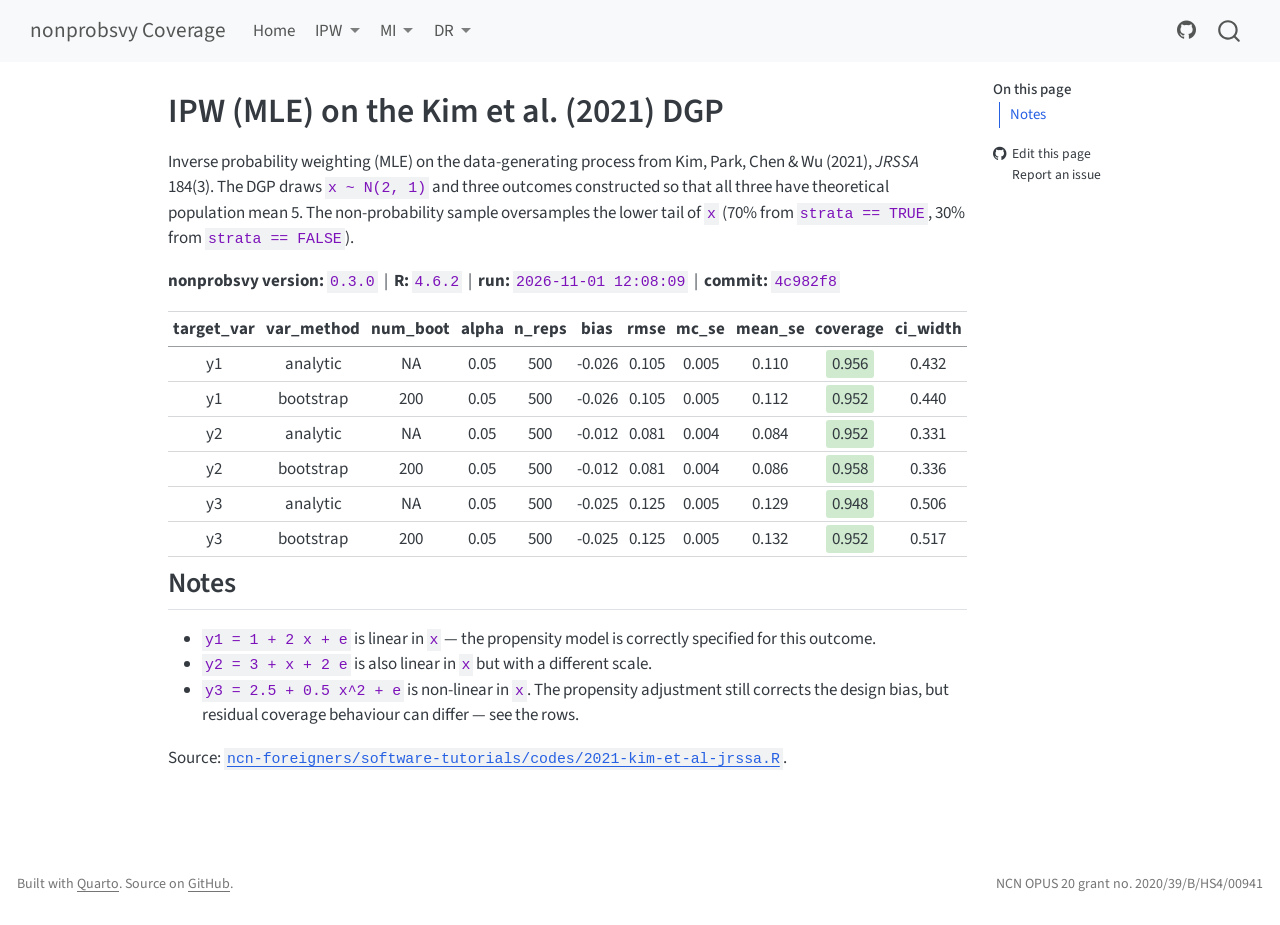
<file: doc/ipw/ipw_kim2021.html>
<!DOCTYPE html>
<html xmlns="http://www.w3.org/1999/xhtml" lang="en" xml:lang="en"><head>

<meta charset="utf-8">
<meta name="generator" content="quarto-1.11.9">

<meta name="viewport" content="width=device-width, initial-scale=1.0, user-scalable=yes">


<title>IPW (MLE) on the Kim et al.&nbsp;(2021) DGP – nonprobsvy Coverage</title>
<style>
/* Default styles provided by pandoc.
** See https://pandoc.org/MANUAL.html#variables-for-html for config info.
*/
span.smallcaps{font-variant: small-caps;}
div.columns{display: flex; gap: 1.5em;}
div.column{flex: auto;}
@media screen {
div.columns{gap: min(4vw, 1.5em);}
div.column{overflow-x: auto;}
}
div.hanging-indent{margin-left: 1.5em; text-indent: -1.5em;}
ul.task-list{list-style: none;}
ul.task-list li input[type="checkbox"] {
  width: 0.8em;
  margin: 0 0.8em 0.2em -1em; /* quarto-specific, see https://github.com/quarto-dev/quarto-cli/issues/4556 */ 
  vertical-align: middle;
}
</style>


<script src="../../site_libs/quarto-nav/quarto-nav.js"></script>
<script src="../../site_libs/quarto-nav/headroom.min.js"></script>
<script src="../../site_libs/clipboard/clipboard.min.js"></script>
<script src="../../site_libs/quarto-search/autocomplete.umd.js"></script>
<script src="../../site_libs/quarto-search/fuse.min.js"></script>
<script src="../../site_libs/quarto-search/quarto-search.js"></script>
<meta name="quarto:offset" content="../../">
<script src="../../site_libs/quarto-html/quarto.js" type="module"></script>
<script src="../../site_libs/quarto-html/tabsets/tabsets.js" type="module"></script>
<script src="../../site_libs/quarto-html/scrollable-regions/scrollable-regions.js" type="module"></script>
<script src="../../site_libs/quarto-html/popper.min.js"></script>
<script src="../../site_libs/quarto-html/tippy.umd.min.js"></script>
<script src="../../site_libs/quarto-html/anchor.min.js"></script>
<link href="../../site_libs/quarto-html/tippy.css" rel="stylesheet">
<link href="../../site_libs/quarto-html/quarto-syntax-highlighting-63b5708e65d6cd79cd7618c58d0c21e7.css" rel="stylesheet" id="quarto-text-highlighting-styles">
<script src="../../site_libs/bootstrap/bootstrap.min.js"></script>
<link href="../../site_libs/bootstrap/bootstrap-icons.css" rel="stylesheet">
<link href="../../site_libs/bootstrap/bootstrap-e09c63d380c7b066796810cca0e2acfe.min.css" rel="stylesheet" append-hash="true" id="quarto-bootstrap" data-mode="light">
<script id="quarto-search-options" type="application/json">{
  "location": "navbar",
  "copy-button": false,
  "collapse-after": 3,
  "panel-placement": "end",
  "type": "overlay",
  "limit": 50,
  "keyboard-shortcut": [
    "f",
    "/",
    "s"
  ],
  "show-item-context": false,
  "language": {
    "search-no-results-text": "No results",
    "search-matching-documents-text": "matching documents",
    "search-copy-link-title": "Copy link to search",
    "search-hide-matches-text": "Hide additional matches",
    "search-more-match-text": "more match in this document",
    "search-more-matches-text": "more matches in this document",
    "search-clear-button-title": "Clear",
    "search-text-placeholder": "",
    "search-detached-cancel-button-title": "Cancel",
    "search-submit-button-title": "Submit",
    "search-label": "Search"
  }
}</script>


</head>

<body class="nav-fixed quarto-light"><a id="quarto-skip-link" class="visually-hidden-focusable" href="#quarto-document-content">Skip to main content</a>

<div id="quarto-search-results"></div>
  <header id="quarto-header" class="headroom fixed-top">
    <nav class="navbar navbar-expand-lg " data-bs-theme="dark" aria-label="Site">
      <div class="navbar-container container-fluid">
      <div class="navbar-brand-container mx-auto">
    <a class="navbar-brand" href="../../index.html">
    <span class="navbar-title">nonprobsvy Coverage</span>
    </a>
  </div>
          <button class="navbar-toggler" type="button" data-bs-toggle="collapse" data-bs-target="#navbarCollapse" aria-controls="navbarCollapse" aria-expanded="false" aria-label="Toggle navigation" onclick="if (window.quartoToggleHeadroom) { window.quartoToggleHeadroom(); }">
  <span class="navbar-toggler-icon"></span>
</button>
          <div class="collapse navbar-collapse" id="navbarCollapse">
            <ul class="navbar-nav navbar-nav-scroll me-auto">
  <li class="nav-item">
    <a class="nav-link" href="../../index.html"> 
<span class="menu-text">Home</span></a>
  </li>  
  <li class="nav-item dropdown ">
    <a class="nav-link dropdown-toggle" href="#" id="nav-menu-ipw" role="link" data-bs-toggle="dropdown" aria-expanded="false">
 <span class="menu-text">IPW</span>
    </a>
    <ul class="dropdown-menu" aria-labelledby="nav-menu-ipw">    
        <li>
    <a class="dropdown-item" href="../../doc/ipw/ipw_mle.html">
 <span class="dropdown-text">IPW (MLE)</span></a>
  </li>  
        <li>
    <a class="dropdown-item" href="../../doc/ipw/ipw_gee.html">
 <span class="dropdown-text">IPW (GEE)</span></a>
  </li>  
        <li>
    <a class="dropdown-item" href="../../doc/ipw/ipw_scad.html">
 <span class="dropdown-text">IPW (variable selection)</span></a>
  </li>  
        <li><hr class="dropdown-divider"></li>
        <li>
    <a class="dropdown-item" href="../../doc/ipw/ipw_kim2021.html">
 <span class="dropdown-text">Kim et al.&nbsp;(2021) DGP</span></a>
  </li>  
    </ul>
  </li>
  <li class="nav-item dropdown ">
    <a class="nav-link dropdown-toggle" href="#" id="nav-menu-mi" role="link" data-bs-toggle="dropdown" aria-expanded="false">
 <span class="menu-text">MI</span>
    </a>
    <ul class="dropdown-menu" aria-labelledby="nav-menu-mi">    
        <li>
    <a class="dropdown-item" href="../../doc/mi/mi_glm.html">
 <span class="dropdown-text">MI (GLM)</span></a>
  </li>  
        <li>
    <a class="dropdown-item" href="../../doc/mi/mi_nn.html">
 <span class="dropdown-text">MI (nearest neighbour)</span></a>
  </li>  
        <li>
    <a class="dropdown-item" href="../../doc/mi/mi_pmm.html">
 <span class="dropdown-text">MI (predictive mean matching)</span></a>
  </li>  
        <li>
    <a class="dropdown-item" href="../../doc/mi/mi_npar.html">
 <span class="dropdown-text">MI (nonparametric / loess)</span></a>
  </li>  
    </ul>
  </li>
  <li class="nav-item dropdown ">
    <a class="nav-link dropdown-toggle" href="#" id="nav-menu-dr" role="link" data-bs-toggle="dropdown" aria-expanded="false">
 <span class="menu-text">DR</span>
    </a>
    <ul class="dropdown-menu" aria-labelledby="nav-menu-dr">    
        <li>
    <a class="dropdown-item" href="../../doc/dr/dr_glm.html">
 <span class="dropdown-text">DR (GLM outcome)</span></a>
  </li>  
        <li>
    <a class="dropdown-item" href="../../doc/dr/dr_scad.html">
 <span class="dropdown-text">DR (variable selection)</span></a>
  </li>  
    </ul>
  </li>
</ul>
            <ul class="navbar-nav navbar-nav-scroll ms-auto">
  <li class="nav-item compact">
    <a class="nav-link" href="https://github.com/ncn-foreigners/nonprobsvy-coverage"> <i class="bi bi-github" role="img">
</i> 
<span class="menu-text"></span></a>
  </li>  
</ul>
          </div> <!-- /navcollapse -->
            <div class="quarto-navbar-tools">
</div>
            <div id="quarto-search" class="" title="Search"></div>
      </div> <!-- /container-fluid -->
    </nav>
</header>
<!-- content -->
<div id="quarto-content" class="quarto-container page-columns page-rows-contents page-layout-article page-navbar">
<!-- sidebar -->
<!-- margin-sidebar -->
    <div id="quarto-margin-sidebar" class="sidebar margin-sidebar">
        <nav id="TOC" role="doc-toc" aria-labelledby="toc-title" class="toc-active">
    <h2 id="toc-title">On this page</h2>
   
  <ul>
  <li><a href="#notes" id="toc-notes" class="nav-link active" data-scroll-target="#notes">Notes</a></li>
  </ul>
<div class="toc-actions"><ul><li><a href="https://github.com/ncn-foreigners/nonprobsvy-coverage/edit/main/doc/ipw/ipw_kim2021.qmd" class="toc-action"><i class="bi bi-github"></i>Edit this page</a></li><li><a href="https://github.com/ncn-foreigners/nonprobsvy-coverage/issues/new" class="toc-action"><i class="bi empty"></i>Report an issue</a></li></ul></div></nav>
    </div>
<!-- main -->
<main class="content" id="quarto-document-content" tabindex="-1">

<header id="title-block-header" class="quarto-title-block default">
<div class="quarto-title">
<h1 class="title">IPW (MLE) on the Kim et al.&nbsp;(2021) DGP</h1>
</div>



<div class="quarto-title-meta">

    
  
    
  </div>
  


</header>


<p>Inverse probability weighting (MLE) on the data-generating process from Kim, Park, Chen &amp; Wu (2021), <em>JRSSA</em> 184(3). The DGP draws <code>x ~ N(2, 1)</code> and three outcomes constructed so that all three have theoretical population mean 5. The non-probability sample oversamples the lower tail of <code>x</code> (70% from <code>strata == TRUE</code>, 30% from <code>strata == FALSE</code>).</p>
<p><strong>nonprobsvy version:</strong> <code>0.3.0</code> &nbsp;|&nbsp; <strong>R:</strong> <code>4.6.2</code> &nbsp;|&nbsp; <strong>run:</strong> <code>2026-11-01 12:08:09</code> &nbsp;|&nbsp; <strong>commit:</strong> <code>4c982f8</code></p>
<table class="table table-sm">
<thead>
<tr>
<th style="text-align:center;">
target_var
</th>
<th style="text-align:center;">
var_method
</th>
<th style="text-align:center;">
num_boot
</th>
<th style="text-align:center;">
alpha
</th>
<th style="text-align:center;">
n_reps
</th>
<th style="text-align:center;">
bias
</th>
<th style="text-align:center;">
rmse
</th>
<th style="text-align:center;">
mc_se
</th>
<th style="text-align:center;">
mean_se
</th>
<th style="text-align:center;">
coverage
</th>
<th style="text-align:center;">
ci_width
</th>
</tr>
</thead>
<tbody>
<tr>
<td style="text-align:center;">
y1
</td>
<td style="text-align:center;">
analytic
</td>
<td style="text-align:center;">
NA
</td>
<td style="text-align:center;">
0.05
</td>
<td style="text-align:center;">
500
</td>
<td style="text-align:center;">
-0.026
</td>
<td style="text-align:center;">
0.105
</td>
<td style="text-align:center;">
0.005
</td>
<td style="text-align:center;">
0.110
</td>
<td style="text-align:center;">
<span style="background:#cfeacf;padding:2px 6px;border-radius:3px;">0.956</span>
</td>
<td style="text-align:center;">
0.432
</td>
</tr>
<tr>
<td style="text-align:center;">
y1
</td>
<td style="text-align:center;">
bootstrap
</td>
<td style="text-align:center;">
200
</td>
<td style="text-align:center;">
0.05
</td>
<td style="text-align:center;">
500
</td>
<td style="text-align:center;">
-0.026
</td>
<td style="text-align:center;">
0.105
</td>
<td style="text-align:center;">
0.005
</td>
<td style="text-align:center;">
0.112
</td>
<td style="text-align:center;">
<span style="background:#cfeacf;padding:2px 6px;border-radius:3px;">0.952</span>
</td>
<td style="text-align:center;">
0.440
</td>
</tr>
<tr>
<td style="text-align:center;">
y2
</td>
<td style="text-align:center;">
analytic
</td>
<td style="text-align:center;">
NA
</td>
<td style="text-align:center;">
0.05
</td>
<td style="text-align:center;">
500
</td>
<td style="text-align:center;">
-0.012
</td>
<td style="text-align:center;">
0.081
</td>
<td style="text-align:center;">
0.004
</td>
<td style="text-align:center;">
0.084
</td>
<td style="text-align:center;">
<span style="background:#cfeacf;padding:2px 6px;border-radius:3px;">0.952</span>
</td>
<td style="text-align:center;">
0.331
</td>
</tr>
<tr>
<td style="text-align:center;">
y2
</td>
<td style="text-align:center;">
bootstrap
</td>
<td style="text-align:center;">
200
</td>
<td style="text-align:center;">
0.05
</td>
<td style="text-align:center;">
500
</td>
<td style="text-align:center;">
-0.012
</td>
<td style="text-align:center;">
0.081
</td>
<td style="text-align:center;">
0.004
</td>
<td style="text-align:center;">
0.086
</td>
<td style="text-align:center;">
<span style="background:#cfeacf;padding:2px 6px;border-radius:3px;">0.958</span>
</td>
<td style="text-align:center;">
0.336
</td>
</tr>
<tr>
<td style="text-align:center;">
y3
</td>
<td style="text-align:center;">
analytic
</td>
<td style="text-align:center;">
NA
</td>
<td style="text-align:center;">
0.05
</td>
<td style="text-align:center;">
500
</td>
<td style="text-align:center;">
-0.025
</td>
<td style="text-align:center;">
0.125
</td>
<td style="text-align:center;">
0.005
</td>
<td style="text-align:center;">
0.129
</td>
<td style="text-align:center;">
<span style="background:#cfeacf;padding:2px 6px;border-radius:3px;">0.948</span>
</td>
<td style="text-align:center;">
0.506
</td>
</tr>
<tr>
<td style="text-align:center;">
y3
</td>
<td style="text-align:center;">
bootstrap
</td>
<td style="text-align:center;">
200
</td>
<td style="text-align:center;">
0.05
</td>
<td style="text-align:center;">
500
</td>
<td style="text-align:center;">
-0.025
</td>
<td style="text-align:center;">
0.125
</td>
<td style="text-align:center;">
0.005
</td>
<td style="text-align:center;">
0.132
</td>
<td style="text-align:center;">
<span style="background:#cfeacf;padding:2px 6px;border-radius:3px;">0.952</span>
</td>
<td style="text-align:center;">
0.517
</td>
</tr>
</tbody>
</table>
<section id="notes" class="level2">
<h2 class="anchored" data-anchor-id="notes">Notes</h2>
<ul>
<li><code>y1 = 1 + 2 x + e</code> is linear in <code>x</code> — the propensity model is correctly specified for this outcome.</li>
<li><code>y2 = 3 + x + 2 e</code> is also linear in <code>x</code> but with a different scale.</li>
<li><code>y3 = 2.5 + 0.5 x^2 + e</code> is non-linear in <code>x</code>. The propensity adjustment still corrects the design bias, but residual coverage behaviour can differ — see the rows.</li>
</ul>
<p>Source: <a href="https://github.com/ncn-foreigners/software-tutorials/blob/main/codes/2021-kim-et-al-jrssa.R"><code>ncn-foreigners/software-tutorials/codes/2021-kim-et-al-jrssa.R</code></a>.</p>


</section>

</main> <!-- /main -->
<script id="quarto-html-after-body" type="application/javascript">
  window.document.addEventListener("DOMContentLoaded", function (event) {
    const icon = "";
    const anchorJS = new window.AnchorJS();
    anchorJS.options = {
      placement: 'right',
      icon: icon
    };
    anchorJS.add('.anchored');
    const isCodeAnnotation = (el) => {
      for (const clz of el.classList) {
        if (clz.startsWith('code-annotation-')) {                     
          return true;
        }
      }
      return false;
    }
    const onCopySuccess = function(e) {
      // button target
      const button = e.trigger;
      // don't keep focus
      button.blur();
      // flash "checked"
      button.classList.add('code-copy-button-checked');
      var currentTitle = button.getAttribute("title");
      button.setAttribute("title", "Copied!");
      let tooltip;
      if (window.bootstrap) {
        button.setAttribute("data-bs-toggle", "tooltip");
        button.setAttribute("data-bs-placement", "left");
        button.setAttribute("data-bs-title", "Copied!");
        tooltip = new bootstrap.Tooltip(button, 
          { trigger: "manual", 
            customClass: "code-copy-button-tooltip",
            offset: [0, -8]});
        tooltip.show();    
      }
      setTimeout(function() {
        if (tooltip) {
          tooltip.hide();
          button.removeAttribute("data-bs-title");
          button.removeAttribute("data-bs-toggle");
          button.removeAttribute("data-bs-placement");
        }
        button.setAttribute("title", currentTitle);
        button.classList.remove('code-copy-button-checked');
      }, 1000);
      // clear code selection
      e.clearSelection();
    }
    const getTextToCopy = function(trigger) {
      const outerScaffold = trigger.parentElement.cloneNode(true);
      const codeEl = outerScaffold.querySelector('code');
      for (const childEl of codeEl.children) {
        if (isCodeAnnotation(childEl)) {
          childEl.remove();
        }
      }
      return codeEl.innerText;
    }
    const clipboard = new window.ClipboardJS('.code-copy-button:not([data-in-quarto-modal])', {
      text: getTextToCopy
    });
    clipboard.on('success', onCopySuccess);
    if (window.document.getElementById('quarto-embedded-source-code-modal')) {
      const clipboardModal = new window.ClipboardJS('.code-copy-button[data-in-quarto-modal]', {
        text: getTextToCopy,
        container: window.document.getElementById('quarto-embedded-source-code-modal')
      });
      clipboardModal.on('success', onCopySuccess);
    }
      var localhostRegex = new RegExp(/^(?:http|https):\/\/localhost\:?[0-9]*\//);
      var mailtoRegex = new RegExp(/^mailto:/);
        var filterRegex = new RegExp('/' + window.location.host + '/');
      var isInternal = (href) => {
          return filterRegex.test(href) || localhostRegex.test(href) || mailtoRegex.test(href);
      }
      // Inspect non-navigation links and adorn them if external
      window.quartoDecorateExternalLinks = function (root) {
     var links = (root || window.document).querySelectorAll('a[href]:not(.nav-link):not(.navbar-brand):not(.toc-action):not(.sidebar-link):not(.sidebar-item-toggle):not(.pagination-link):not(.no-external):not([aria-hidden]):not(.dropdown-item):not(.quarto-navigation-tool):not(.about-link)');
      for (var i=0; i<links.length; i++) {
        const link = links[i];
        if (!isInternal(link.href)) {
          // undo the damage that might have been done by quarto-nav.js in the case of
          // links that we want to consider external
          if (link.dataset.originalHref !== undefined) {
            link.href = link.dataset.originalHref;
          }
          if (!link.classList.contains('no-external-icon')) {
          }
        }
      }
      };
      window.quartoDecorateExternalLinks(window.document);
    // Esc closes the popup (WCAG 1.4.13) and focus leaving both trigger and
    // popup closes it (WCAG 2.4.11); tippy handles neither for interactive popups.
    const hideOnEscAndFocusOut = {
      name: 'hideOnEscAndFocusOut',
      defaultValue: true,
      fn(instance) {
        const dismiss = () => {
          // A show scheduled by the trigger delay would otherwise reopen it
          instance.clearDelayTimeouts();
          instance.hide();
        };
        const onKeyDown = (event) => {
          if (event.key !== 'Escape') {
            return;
          }
          // Keep Esc from also reaching page handlers (e.g. reveal.js overview),
          // except an open reveal.js slide menu, which Esc should close too.
          // The menu handles keys only when its keyboard option is on.
          const menuHandlesEsc = window.Reveal?.getPlugin?.('menu')?.isOpen() &&
            window.Reveal.getConfig().menu?.keyboard !== false;
          if (!menuHandlesEsc) {
            event.stopPropagation();
          }
          if (instance.popper.contains(window.document.activeElement)) {
            // Disabled while refocusing so the focus trigger does not reopen it
            instance.disable();
            instance.reference.focus();
            instance.enable();
          }
          dismiss();
        };
        const onFocusOut = (event) => {
          const target = event.relatedTarget;
          if (target && !instance.reference.contains(target) &&
              !instance.popper.contains(target)) {
            dismiss();
          }
        };
        // On the trigger too: a click trigger (code-annotations: select) has no
        // blur handling. Attached for the instance's lifetime so leaving the
        // trigger also cancels a show still pending on the trigger delay.
        instance.reference.addEventListener('focusout', onFocusOut);
        return {
          onShow() {
            window.document.addEventListener('keydown', onKeyDown, true);
            instance.popper.addEventListener('focusout', onFocusOut);
          },
          onHide() {
            window.document.removeEventListener('keydown', onKeyDown, true);
            instance.popper.removeEventListener('focusout', onFocusOut);
          },
          onDestroy() {
            instance.reference.removeEventListener('focusout', onFocusOut);
          },
        };
      },
    };
    function tippyHover(el, contentFn, onTriggerFn, onUntriggerFn) {
      const config = {
        allowHTML: true,
        maxWidth: 500,
        delay: 100,
        arrow: false,
        appendTo: function(el) {
            return el.parentElement;
        },
        interactive: true,
        interactiveBorder: 10,
        theme: 'quarto',
        placement: 'bottom-start',
        plugins: [hideOnEscAndFocusOut],
      };
      if (contentFn) {
        config.content = contentFn;
      }
      if (onTriggerFn) {
        config.onTrigger = onTriggerFn;
      }
      if (onUntriggerFn) {
        config.onUntrigger = onUntriggerFn;
      }
      window.tippy(el, config); 
    }
    const noterefs = window.document.querySelectorAll('a[role="doc-noteref"]');
    for (var i=0; i<noterefs.length; i++) {
      const ref = noterefs[i];
      tippyHover(ref, function() {
        // use id or data attribute instead here
        let href = ref.getAttribute('data-footnote-href') || ref.getAttribute('href');
        try { href = new URL(href).hash; } catch {}
        const id = href.replace(/^#\/?/, "");
        const note = window.document.getElementById(id);
        if (note) {
          return note.innerHTML;
        } else {
          return "";
        }
      });
    }
    const xrefs = window.document.querySelectorAll('a.quarto-xref');
    const processXRef = (id, note) => {
      // Strip column container classes
      const stripColumnClz = (el) => {
        el.classList.remove("page-full", "page-columns");
        if (el.children) {
          for (const child of el.children) {
            stripColumnClz(child);
          }
        }
      }
      stripColumnClz(note)
      if (id === null || id.startsWith('sec-')) {
        // Special case sections, only their first couple elements
        const container = document.createElement("div");
        if (note.children && note.children.length > 2) {
          container.appendChild(note.children[0].cloneNode(true));
          for (let i = 1; i < note.children.length; i++) {
            const child = note.children[i];
            if (child.tagName === "P" && child.innerText === "") {
              continue;
            } else {
              container.appendChild(child.cloneNode(true));
              break;
            }
          }
          if (window.Quarto?.typesetMath) {
            window.Quarto.typesetMath(container);
          }
          return container.innerHTML
        } else {
          if (window.Quarto?.typesetMath) {
            window.Quarto.typesetMath(note);
          }
          return note.innerHTML;
        }
      } else {
        // Remove any anchor links if they are present
        const anchorLink = note.querySelector('a.anchorjs-link');
        if (anchorLink) {
          anchorLink.remove();
        }
        if (window.Quarto?.typesetMath) {
          window.Quarto.typesetMath(note);
        }
        if (note.classList.contains("callout")) {
          return note.outerHTML;
        } else {
          return note.innerHTML;
        }
      }
    }
    for (var i=0; i<xrefs.length; i++) {
      const xref = xrefs[i];
      tippyHover(xref, undefined, function(instance) {
        instance.disable();
        let url = xref.getAttribute('href');
        let hash = undefined; 
        if (url.startsWith('#')) {
          hash = url;
        } else {
          try { hash = new URL(url).hash; } catch {}
        }
        if (hash) {
          const id = hash.replace(/^#\/?/, "");
          const note = window.document.getElementById(id);
          if (note !== null) {
            try {
              const html = processXRef(id, note.cloneNode(true));
              instance.setContent(html);
            } finally {
              instance.enable();
              instance.show();
            }
          } else {
            // See if we can fetch this
            fetch(url.split('#')[0])
            .then(res => res.text())
            .then(html => {
              const parser = new DOMParser();
              const htmlDoc = parser.parseFromString(html, "text/html");
              const note = htmlDoc.getElementById(id);
              if (note !== null) {
                const html = processXRef(id, note);
                instance.setContent(html);
              } 
            }).finally(() => {
              instance.enable();
              instance.show();
            });
          }
        } else {
          // See if we can fetch a full url (with no hash to target)
          // This is a special case and we should probably do some content thinning / targeting
          fetch(url)
          .then(res => res.text())
          .then(html => {
            const parser = new DOMParser();
            const htmlDoc = parser.parseFromString(html, "text/html");
            const note = htmlDoc.querySelector('main.content');
            if (note !== null) {
              // This should only happen for chapter cross references
              // (since there is no id in the URL)
              // remove the first header
              if (note.children.length > 0 && note.children[0].tagName === "HEADER") {
                note.children[0].remove();
              }
              const html = processXRef(null, note);
              instance.setContent(html);
            } 
          }).finally(() => {
            instance.enable();
            instance.show();
          });
        }
      }, function(instance) {
      });
    }
        let selectedAnnoteEl;
        const selectorForAnnotation = ( cell, annotation) => {
          let cellAttr = 'data-code-cell="' + cell + '"';
          let lineAttr = 'data-code-annotation="' +  annotation + '"';
          const selector = 'span[' + cellAttr + '][' + lineAttr + ']';
          return selector;
        }
        const selectCodeLines = (annoteEl) => {
          const doc = window.document;
          const targetCell = annoteEl.getAttribute("data-target-cell");
          const targetAnnotation = annoteEl.getAttribute("data-target-annotation");
          const annoteSpan = window.document.querySelector(selectorForAnnotation(targetCell, targetAnnotation));
          const lines = annoteSpan.getAttribute("data-code-lines").split(",");
          const lineIds = lines.map((line) => {
            return targetCell + "-" + line;
          })
          // Each band is positioned against its own containing block, which is
          // not the offsetParent of the lines, so place it from client rects.
          const placeBand = (band, firstEl, lastEl, codeBlock) => {
            const container = band.offsetParent;
            if (container === null) {
              return;
            }
            const containerRect = container.getBoundingClientRect();
            // Reveal.js scales slides with a transform, so convert client
            // pixels back to the CSS pixels of the container.
            const scale = containerRect.height / container.offsetHeight || 1;
            const firstRect = firstEl.getBoundingClientRect();
            const lastRect = lastEl.getBoundingClientRect();
            const top = (firstRect.top - containerRect.top) / scale - container.clientTop + container.scrollTop;
            const height = (lastRect.bottom - firstRect.top) / scale;
            band.style.top = top - 2 + "px";
            band.style.height = height + 4 + "px";
            if (codeBlock) {
              // Without the copy button wrapper, the containing block is wider
              // than the code block, so span the code block explicitly.
              const blockRect = codeBlock.getBoundingClientRect();
              band.style.left = (blockRect.left - containerRect.left) / scale - container.clientLeft + container.scrollLeft + "px";
              band.style.width = blockRect.width / scale + "px";
            }
          };
          if (lineIds.length > 0) {
            const el = window.document.getElementById(lineIds[0]);
            const lastEl = window.document.getElementById(lineIds[lineIds.length - 1]);
            const parent = el.parentElement.parentElement;
            // cook up a div (if necessary) and position it
            let div = window.document.getElementById("code-annotation-line-highlight");
            if (div === null) {
              div = window.document.createElement("div");
              div.setAttribute("id", "code-annotation-line-highlight");
              div.style.position = 'absolute';
              parent.appendChild(div);
            }
            placeBand(div, el, lastEl, parent.closest("div.sourceCode") || parent);
            let gutterDiv = window.document.getElementById("code-annotation-line-highlight-gutter");
            if (gutterDiv === null) {
              gutterDiv = window.document.createElement("div");
              gutterDiv.setAttribute("id", "code-annotation-line-highlight-gutter");
              gutterDiv.style.position = 'absolute';
              const codeCell = window.document.getElementById(targetCell);
              const gutter = codeCell.querySelector('.code-annotation-gutter');
              gutter.appendChild(gutterDiv);
            }
            placeBand(gutterDiv, el, lastEl);
            selectedAnnoteEl = annoteEl;
          }
        };
        const unselectCodeLines = () => {
          const elementsIds = ["code-annotation-line-highlight", "code-annotation-line-highlight-gutter"];
          elementsIds.forEach((elId) => {
            const div = window.document.getElementById(elId);
            if (div) {
              div.remove();
            }
          });
          selectedAnnoteEl = undefined;
        };
          // Handle positioning of the toggle
      window.addEventListener(
        "resize",
        throttle(() => {
          elRect = undefined;
          if (selectedAnnoteEl) {
            selectCodeLines(selectedAnnoteEl);
          }
        }, 10)
      );
      function throttle(fn, ms) {
      let throttle = false;
      let timer;
        return (...args) => {
          if(!throttle) { // first call gets through
              fn.apply(this, args);
              throttle = true;
          } else { // all the others get throttled
              if(timer) clearTimeout(timer); // cancel #2
              timer = setTimeout(() => {
                fn.apply(this, args);
                timer = throttle = false;
              }, ms);
          }
        };
      }
        // Attach click handler to the DT
        const annoteDls = window.document.querySelectorAll('dt[data-target-cell]');
        for (const annoteDlNode of annoteDls) {
          annoteDlNode.addEventListener('click', (event) => {
            const clickedEl = event.target;
            if (clickedEl !== selectedAnnoteEl) {
              unselectCodeLines();
              const activeEl = window.document.querySelector('dt[data-target-cell].code-annotation-active');
              if (activeEl) {
                activeEl.classList.remove('code-annotation-active');
              }
              selectCodeLines(clickedEl);
              clickedEl.classList.add('code-annotation-active');
            } else {
              // Unselect the line
              unselectCodeLines();
              clickedEl.classList.remove('code-annotation-active');
            }
          });
        }
    const findCites = (el) => {
      const parentEl = el.parentElement;
      if (parentEl) {
        const cites = parentEl.dataset.cites;
        if (cites) {
          return {
            el,
            cites: cites.split(' ')
          };
        } else {
          return findCites(el.parentElement)
        }
      } else {
        return undefined;
      }
    };
    var bibliorefs = window.document.querySelectorAll('a[role="doc-biblioref"]');
    for (var i=0; i<bibliorefs.length; i++) {
      const ref = bibliorefs[i];
      const citeInfo = findCites(ref);
      if (citeInfo) {
        tippyHover(citeInfo.el, function() {
          var popup = window.document.createElement('div');
          citeInfo.cites.forEach(function(cite) {
            var citeDiv = window.document.createElement('div');
            citeDiv.classList.add('hanging-indent');
            citeDiv.classList.add('csl-entry');
            var biblioDiv = window.document.getElementById('ref-' + cite);
            if (biblioDiv) {
              citeDiv.innerHTML = biblioDiv.innerHTML;
            }
            popup.appendChild(citeDiv);
          });
          return popup.innerHTML;
        });
      }
    }
  });
  </script>
  <script type="application/javascript">
  window.quartoScrollableRegionsLabels = {"code":"Scrollable code","output":"Scrollable output"};
  </script>
</div> <!-- /content -->
<footer class="footer">
  <div class="nav-footer">
    <div class="nav-footer-left">
<p>Built with <a href="https://quarto.org">Quarto</a>. Source on <a href="https://github.com/ncn-foreigners/nonprobsvy-coverage">GitHub</a>.</p>
</div>   
    <div class="nav-footer-center">
      &nbsp;
    <div class="toc-actions d-sm-block d-md-none"><ul><li><a href="https://github.com/ncn-foreigners/nonprobsvy-coverage/edit/main/doc/ipw/ipw_kim2021.qmd" class="toc-action"><i class="bi bi-github"></i>Edit this page</a></li><li><a href="https://github.com/ncn-foreigners/nonprobsvy-coverage/issues/new" class="toc-action"><i class="bi empty"></i>Report an issue</a></li></ul></div></div>
    <div class="nav-footer-right">
<p>NCN OPUS 20 grant no. 2020/39/B/HS4/00941</p>
</div>
  </div>
</footer>




</body></html>
</file>
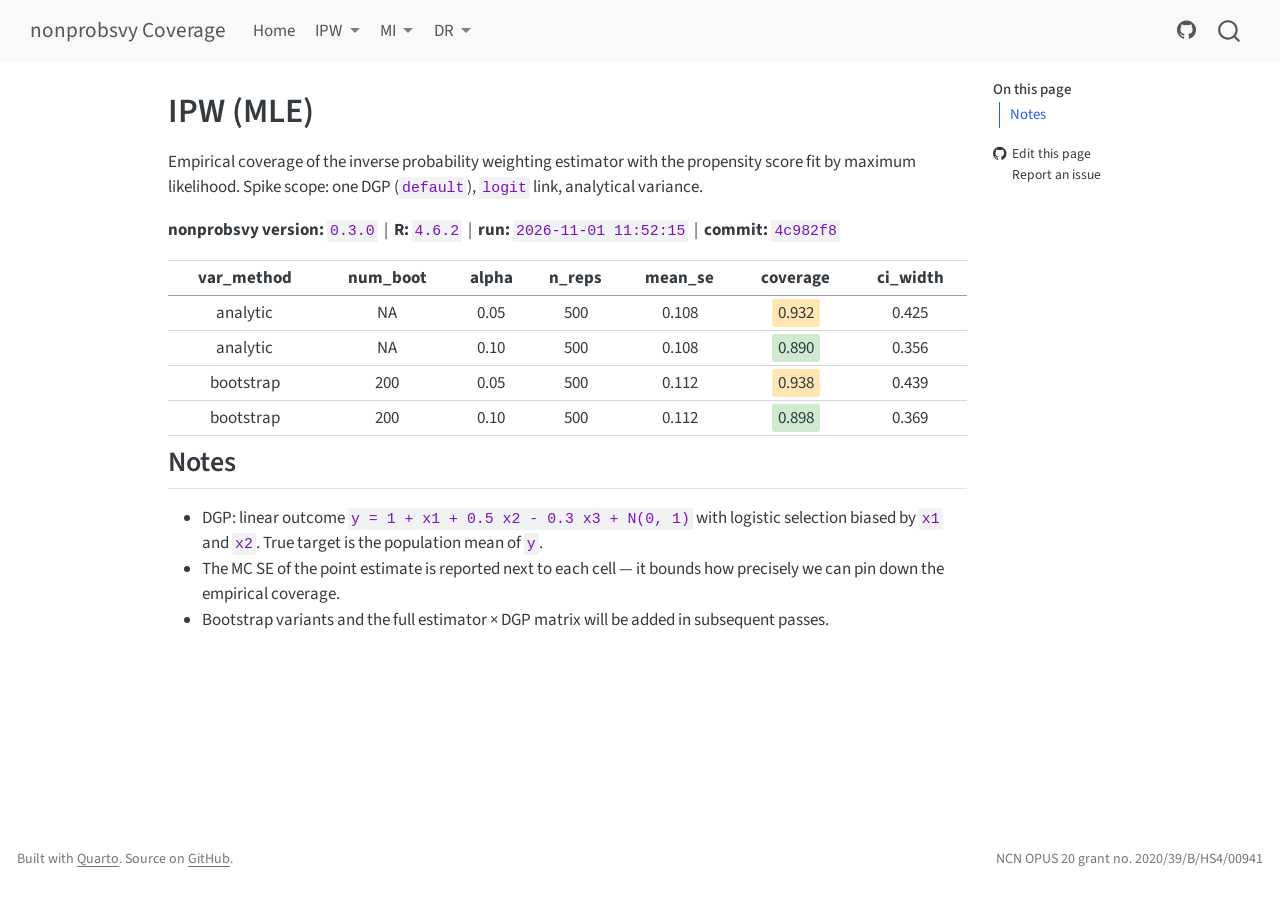
<file: doc/ipw/ipw_mle.html>
<!DOCTYPE html>
<html xmlns="http://www.w3.org/1999/xhtml" lang="en" xml:lang="en"><head>

<meta charset="utf-8">
<meta name="generator" content="quarto-1.11.9">

<meta name="viewport" content="width=device-width, initial-scale=1.0, user-scalable=yes">


<title>IPW (MLE) – nonprobsvy Coverage</title>
<style>
/* Default styles provided by pandoc.
** See https://pandoc.org/MANUAL.html#variables-for-html for config info.
*/
span.smallcaps{font-variant: small-caps;}
div.columns{display: flex; gap: 1.5em;}
div.column{flex: auto;}
@media screen {
div.columns{gap: min(4vw, 1.5em);}
div.column{overflow-x: auto;}
}
div.hanging-indent{margin-left: 1.5em; text-indent: -1.5em;}
ul.task-list{list-style: none;}
ul.task-list li input[type="checkbox"] {
  width: 0.8em;
  margin: 0 0.8em 0.2em -1em; /* quarto-specific, see https://github.com/quarto-dev/quarto-cli/issues/4556 */ 
  vertical-align: middle;
}
</style>


<script src="../../site_libs/quarto-nav/quarto-nav.js"></script>
<script src="../../site_libs/quarto-nav/headroom.min.js"></script>
<script src="../../site_libs/clipboard/clipboard.min.js"></script>
<script src="../../site_libs/quarto-search/autocomplete.umd.js"></script>
<script src="../../site_libs/quarto-search/fuse.min.js"></script>
<script src="../../site_libs/quarto-search/quarto-search.js"></script>
<meta name="quarto:offset" content="../../">
<script src="../../site_libs/quarto-html/quarto.js" type="module"></script>
<script src="../../site_libs/quarto-html/tabsets/tabsets.js" type="module"></script>
<script src="../../site_libs/quarto-html/scrollable-regions/scrollable-regions.js" type="module"></script>
<script src="../../site_libs/quarto-html/popper.min.js"></script>
<script src="../../site_libs/quarto-html/tippy.umd.min.js"></script>
<script src="../../site_libs/quarto-html/anchor.min.js"></script>
<link href="../../site_libs/quarto-html/tippy.css" rel="stylesheet">
<link href="../../site_libs/quarto-html/quarto-syntax-highlighting-63b5708e65d6cd79cd7618c58d0c21e7.css" rel="stylesheet" id="quarto-text-highlighting-styles">
<script src="../../site_libs/bootstrap/bootstrap.min.js"></script>
<link href="../../site_libs/bootstrap/bootstrap-icons.css" rel="stylesheet">
<link href="../../site_libs/bootstrap/bootstrap-e09c63d380c7b066796810cca0e2acfe.min.css" rel="stylesheet" append-hash="true" id="quarto-bootstrap" data-mode="light">
<script id="quarto-search-options" type="application/json">{
  "location": "navbar",
  "copy-button": false,
  "collapse-after": 3,
  "panel-placement": "end",
  "type": "overlay",
  "limit": 50,
  "keyboard-shortcut": [
    "f",
    "/",
    "s"
  ],
  "show-item-context": false,
  "language": {
    "search-no-results-text": "No results",
    "search-matching-documents-text": "matching documents",
    "search-copy-link-title": "Copy link to search",
    "search-hide-matches-text": "Hide additional matches",
    "search-more-match-text": "more match in this document",
    "search-more-matches-text": "more matches in this document",
    "search-clear-button-title": "Clear",
    "search-text-placeholder": "",
    "search-detached-cancel-button-title": "Cancel",
    "search-submit-button-title": "Submit",
    "search-label": "Search"
  }
}</script>


</head>

<body class="nav-fixed quarto-light"><a id="quarto-skip-link" class="visually-hidden-focusable" href="#quarto-document-content">Skip to main content</a>

<div id="quarto-search-results"></div>
  <header id="quarto-header" class="headroom fixed-top">
    <nav class="navbar navbar-expand-lg " data-bs-theme="dark" aria-label="Site">
      <div class="navbar-container container-fluid">
      <div class="navbar-brand-container mx-auto">
    <a class="navbar-brand" href="../../index.html">
    <span class="navbar-title">nonprobsvy Coverage</span>
    </a>
  </div>
          <button class="navbar-toggler" type="button" data-bs-toggle="collapse" data-bs-target="#navbarCollapse" aria-controls="navbarCollapse" aria-expanded="false" aria-label="Toggle navigation" onclick="if (window.quartoToggleHeadroom) { window.quartoToggleHeadroom(); }">
  <span class="navbar-toggler-icon"></span>
</button>
          <div class="collapse navbar-collapse" id="navbarCollapse">
            <ul class="navbar-nav navbar-nav-scroll me-auto">
  <li class="nav-item">
    <a class="nav-link" href="../../index.html"> 
<span class="menu-text">Home</span></a>
  </li>  
  <li class="nav-item dropdown ">
    <a class="nav-link dropdown-toggle" href="#" id="nav-menu-ipw" role="link" data-bs-toggle="dropdown" aria-expanded="false">
 <span class="menu-text">IPW</span>
    </a>
    <ul class="dropdown-menu" aria-labelledby="nav-menu-ipw">    
        <li>
    <a class="dropdown-item" href="../../doc/ipw/ipw_mle.html">
 <span class="dropdown-text">IPW (MLE)</span></a>
  </li>  
        <li>
    <a class="dropdown-item" href="../../doc/ipw/ipw_gee.html">
 <span class="dropdown-text">IPW (GEE)</span></a>
  </li>  
        <li>
    <a class="dropdown-item" href="../../doc/ipw/ipw_scad.html">
 <span class="dropdown-text">IPW (variable selection)</span></a>
  </li>  
        <li><hr class="dropdown-divider"></li>
        <li>
    <a class="dropdown-item" href="../../doc/ipw/ipw_kim2021.html">
 <span class="dropdown-text">Kim et al.&nbsp;(2021) DGP</span></a>
  </li>  
    </ul>
  </li>
  <li class="nav-item dropdown ">
    <a class="nav-link dropdown-toggle" href="#" id="nav-menu-mi" role="link" data-bs-toggle="dropdown" aria-expanded="false">
 <span class="menu-text">MI</span>
    </a>
    <ul class="dropdown-menu" aria-labelledby="nav-menu-mi">    
        <li>
    <a class="dropdown-item" href="../../doc/mi/mi_glm.html">
 <span class="dropdown-text">MI (GLM)</span></a>
  </li>  
        <li>
    <a class="dropdown-item" href="../../doc/mi/mi_nn.html">
 <span class="dropdown-text">MI (nearest neighbour)</span></a>
  </li>  
        <li>
    <a class="dropdown-item" href="../../doc/mi/mi_pmm.html">
 <span class="dropdown-text">MI (predictive mean matching)</span></a>
  </li>  
        <li>
    <a class="dropdown-item" href="../../doc/mi/mi_npar.html">
 <span class="dropdown-text">MI (nonparametric / loess)</span></a>
  </li>  
    </ul>
  </li>
  <li class="nav-item dropdown ">
    <a class="nav-link dropdown-toggle" href="#" id="nav-menu-dr" role="link" data-bs-toggle="dropdown" aria-expanded="false">
 <span class="menu-text">DR</span>
    </a>
    <ul class="dropdown-menu" aria-labelledby="nav-menu-dr">    
        <li>
    <a class="dropdown-item" href="../../doc/dr/dr_glm.html">
 <span class="dropdown-text">DR (GLM outcome)</span></a>
  </li>  
        <li>
    <a class="dropdown-item" href="../../doc/dr/dr_scad.html">
 <span class="dropdown-text">DR (variable selection)</span></a>
  </li>  
    </ul>
  </li>
</ul>
            <ul class="navbar-nav navbar-nav-scroll ms-auto">
  <li class="nav-item compact">
    <a class="nav-link" href="https://github.com/ncn-foreigners/nonprobsvy-coverage"> <i class="bi bi-github" role="img">
</i> 
<span class="menu-text"></span></a>
  </li>  
</ul>
          </div> <!-- /navcollapse -->
            <div class="quarto-navbar-tools">
</div>
            <div id="quarto-search" class="" title="Search"></div>
      </div> <!-- /container-fluid -->
    </nav>
</header>
<!-- content -->
<div id="quarto-content" class="quarto-container page-columns page-rows-contents page-layout-article page-navbar">
<!-- sidebar -->
<!-- margin-sidebar -->
    <div id="quarto-margin-sidebar" class="sidebar margin-sidebar">
        <nav id="TOC" role="doc-toc" aria-labelledby="toc-title" class="toc-active">
    <h2 id="toc-title">On this page</h2>
   
  <ul>
  <li><a href="#notes" id="toc-notes" class="nav-link active" data-scroll-target="#notes">Notes</a></li>
  </ul>
<div class="toc-actions"><ul><li><a href="https://github.com/ncn-foreigners/nonprobsvy-coverage/edit/main/doc/ipw/ipw_mle.qmd" class="toc-action"><i class="bi bi-github"></i>Edit this page</a></li><li><a href="https://github.com/ncn-foreigners/nonprobsvy-coverage/issues/new" class="toc-action"><i class="bi empty"></i>Report an issue</a></li></ul></div></nav>
    </div>
<!-- main -->
<main class="content" id="quarto-document-content" tabindex="-1">

<header id="title-block-header" class="quarto-title-block default">
<div class="quarto-title">
<h1 class="title">IPW (MLE)</h1>
</div>



<div class="quarto-title-meta">

    
  
    
  </div>
  


</header>


<p>Empirical coverage of the inverse probability weighting estimator with the propensity score fit by maximum likelihood. Spike scope: one DGP (<code>default</code>), <code>logit</code> link, analytical variance.</p>
<p><strong>nonprobsvy version:</strong> <code>0.3.0</code> &nbsp;|&nbsp; <strong>R:</strong> <code>4.6.2</code> &nbsp;|&nbsp; <strong>run:</strong> <code>2026-11-01 11:52:15</code> &nbsp;|&nbsp; <strong>commit:</strong> <code>4c982f8</code></p>
<table class="table table-sm">
<thead>
<tr>
<th style="text-align:center;">
var_method
</th>
<th style="text-align:center;">
num_boot
</th>
<th style="text-align:center;">
alpha
</th>
<th style="text-align:center;">
n_reps
</th>
<th style="text-align:center;">
mean_se
</th>
<th style="text-align:center;">
coverage
</th>
<th style="text-align:center;">
ci_width
</th>
</tr>
</thead>
<tbody>
<tr>
<td style="text-align:center;">
analytic
</td>
<td style="text-align:center;">
NA
</td>
<td style="text-align:center;">
0.05
</td>
<td style="text-align:center;">
500
</td>
<td style="text-align:center;">
0.108
</td>
<td style="text-align:center;">
<span style="background:#ffe6b3;padding:2px 6px;border-radius:3px;">0.932</span>
</td>
<td style="text-align:center;">
0.425
</td>
</tr>
<tr>
<td style="text-align:center;">
analytic
</td>
<td style="text-align:center;">
NA
</td>
<td style="text-align:center;">
0.10
</td>
<td style="text-align:center;">
500
</td>
<td style="text-align:center;">
0.108
</td>
<td style="text-align:center;">
<span style="background:#cfeacf;padding:2px 6px;border-radius:3px;">0.890</span>
</td>
<td style="text-align:center;">
0.356
</td>
</tr>
<tr>
<td style="text-align:center;">
bootstrap
</td>
<td style="text-align:center;">
200
</td>
<td style="text-align:center;">
0.05
</td>
<td style="text-align:center;">
500
</td>
<td style="text-align:center;">
0.112
</td>
<td style="text-align:center;">
<span style="background:#ffe6b3;padding:2px 6px;border-radius:3px;">0.938</span>
</td>
<td style="text-align:center;">
0.439
</td>
</tr>
<tr>
<td style="text-align:center;">
bootstrap
</td>
<td style="text-align:center;">
200
</td>
<td style="text-align:center;">
0.10
</td>
<td style="text-align:center;">
500
</td>
<td style="text-align:center;">
0.112
</td>
<td style="text-align:center;">
<span style="background:#cfeacf;padding:2px 6px;border-radius:3px;">0.898</span>
</td>
<td style="text-align:center;">
0.369
</td>
</tr>
</tbody>
</table>
<section id="notes" class="level2">
<h2 class="anchored" data-anchor-id="notes">Notes</h2>
<ul>
<li>DGP: linear outcome <code>y = 1 + x1 + 0.5 x2 - 0.3 x3 + N(0, 1)</code> with logistic selection biased by <code>x1</code> and <code>x2</code>. True target is the population mean of <code>y</code>.</li>
<li>The MC SE of the point estimate is reported next to each cell — it bounds how precisely we can pin down the empirical coverage.</li>
<li>Bootstrap variants and the full estimator × DGP matrix will be added in subsequent passes.</li>
</ul>


</section>

</main> <!-- /main -->
<script id="quarto-html-after-body" type="application/javascript">
  window.document.addEventListener("DOMContentLoaded", function (event) {
    const icon = "";
    const anchorJS = new window.AnchorJS();
    anchorJS.options = {
      placement: 'right',
      icon: icon
    };
    anchorJS.add('.anchored');
    const isCodeAnnotation = (el) => {
      for (const clz of el.classList) {
        if (clz.startsWith('code-annotation-')) {                     
          return true;
        }
      }
      return false;
    }
    const onCopySuccess = function(e) {
      // button target
      const button = e.trigger;
      // don't keep focus
      button.blur();
      // flash "checked"
      button.classList.add('code-copy-button-checked');
      var currentTitle = button.getAttribute("title");
      button.setAttribute("title", "Copied!");
      let tooltip;
      if (window.bootstrap) {
        button.setAttribute("data-bs-toggle", "tooltip");
        button.setAttribute("data-bs-placement", "left");
        button.setAttribute("data-bs-title", "Copied!");
        tooltip = new bootstrap.Tooltip(button, 
          { trigger: "manual", 
            customClass: "code-copy-button-tooltip",
            offset: [0, -8]});
        tooltip.show();    
      }
      setTimeout(function() {
        if (tooltip) {
          tooltip.hide();
          button.removeAttribute("data-bs-title");
          button.removeAttribute("data-bs-toggle");
          button.removeAttribute("data-bs-placement");
        }
        button.setAttribute("title", currentTitle);
        button.classList.remove('code-copy-button-checked');
      }, 1000);
      // clear code selection
      e.clearSelection();
    }
    const getTextToCopy = function(trigger) {
      const outerScaffold = trigger.parentElement.cloneNode(true);
      const codeEl = outerScaffold.querySelector('code');
      for (const childEl of codeEl.children) {
        if (isCodeAnnotation(childEl)) {
          childEl.remove();
        }
      }
      return codeEl.innerText;
    }
    const clipboard = new window.ClipboardJS('.code-copy-button:not([data-in-quarto-modal])', {
      text: getTextToCopy
    });
    clipboard.on('success', onCopySuccess);
    if (window.document.getElementById('quarto-embedded-source-code-modal')) {
      const clipboardModal = new window.ClipboardJS('.code-copy-button[data-in-quarto-modal]', {
        text: getTextToCopy,
        container: window.document.getElementById('quarto-embedded-source-code-modal')
      });
      clipboardModal.on('success', onCopySuccess);
    }
      var localhostRegex = new RegExp(/^(?:http|https):\/\/localhost\:?[0-9]*\//);
      var mailtoRegex = new RegExp(/^mailto:/);
        var filterRegex = new RegExp('/' + window.location.host + '/');
      var isInternal = (href) => {
          return filterRegex.test(href) || localhostRegex.test(href) || mailtoRegex.test(href);
      }
      // Inspect non-navigation links and adorn them if external
      window.quartoDecorateExternalLinks = function (root) {
     var links = (root || window.document).querySelectorAll('a[href]:not(.nav-link):not(.navbar-brand):not(.toc-action):not(.sidebar-link):not(.sidebar-item-toggle):not(.pagination-link):not(.no-external):not([aria-hidden]):not(.dropdown-item):not(.quarto-navigation-tool):not(.about-link)');
      for (var i=0; i<links.length; i++) {
        const link = links[i];
        if (!isInternal(link.href)) {
          // undo the damage that might have been done by quarto-nav.js in the case of
          // links that we want to consider external
          if (link.dataset.originalHref !== undefined) {
            link.href = link.dataset.originalHref;
          }
          if (!link.classList.contains('no-external-icon')) {
          }
        }
      }
      };
      window.quartoDecorateExternalLinks(window.document);
    // Esc closes the popup (WCAG 1.4.13) and focus leaving both trigger and
    // popup closes it (WCAG 2.4.11); tippy handles neither for interactive popups.
    const hideOnEscAndFocusOut = {
      name: 'hideOnEscAndFocusOut',
      defaultValue: true,
      fn(instance) {
        const dismiss = () => {
          // A show scheduled by the trigger delay would otherwise reopen it
          instance.clearDelayTimeouts();
          instance.hide();
        };
        const onKeyDown = (event) => {
          if (event.key !== 'Escape') {
            return;
          }
          // Keep Esc from also reaching page handlers (e.g. reveal.js overview),
          // except an open reveal.js slide menu, which Esc should close too.
          // The menu handles keys only when its keyboard option is on.
          const menuHandlesEsc = window.Reveal?.getPlugin?.('menu')?.isOpen() &&
            window.Reveal.getConfig().menu?.keyboard !== false;
          if (!menuHandlesEsc) {
            event.stopPropagation();
          }
          if (instance.popper.contains(window.document.activeElement)) {
            // Disabled while refocusing so the focus trigger does not reopen it
            instance.disable();
            instance.reference.focus();
            instance.enable();
          }
          dismiss();
        };
        const onFocusOut = (event) => {
          const target = event.relatedTarget;
          if (target && !instance.reference.contains(target) &&
              !instance.popper.contains(target)) {
            dismiss();
          }
        };
        // On the trigger too: a click trigger (code-annotations: select) has no
        // blur handling. Attached for the instance's lifetime so leaving the
        // trigger also cancels a show still pending on the trigger delay.
        instance.reference.addEventListener('focusout', onFocusOut);
        return {
          onShow() {
            window.document.addEventListener('keydown', onKeyDown, true);
            instance.popper.addEventListener('focusout', onFocusOut);
          },
          onHide() {
            window.document.removeEventListener('keydown', onKeyDown, true);
            instance.popper.removeEventListener('focusout', onFocusOut);
          },
          onDestroy() {
            instance.reference.removeEventListener('focusout', onFocusOut);
          },
        };
      },
    };
    function tippyHover(el, contentFn, onTriggerFn, onUntriggerFn) {
      const config = {
        allowHTML: true,
        maxWidth: 500,
        delay: 100,
        arrow: false,
        appendTo: function(el) {
            return el.parentElement;
        },
        interactive: true,
        interactiveBorder: 10,
        theme: 'quarto',
        placement: 'bottom-start',
        plugins: [hideOnEscAndFocusOut],
      };
      if (contentFn) {
        config.content = contentFn;
      }
      if (onTriggerFn) {
        config.onTrigger = onTriggerFn;
      }
      if (onUntriggerFn) {
        config.onUntrigger = onUntriggerFn;
      }
      window.tippy(el, config); 
    }
    const noterefs = window.document.querySelectorAll('a[role="doc-noteref"]');
    for (var i=0; i<noterefs.length; i++) {
      const ref = noterefs[i];
      tippyHover(ref, function() {
        // use id or data attribute instead here
        let href = ref.getAttribute('data-footnote-href') || ref.getAttribute('href');
        try { href = new URL(href).hash; } catch {}
        const id = href.replace(/^#\/?/, "");
        const note = window.document.getElementById(id);
        if (note) {
          return note.innerHTML;
        } else {
          return "";
        }
      });
    }
    const xrefs = window.document.querySelectorAll('a.quarto-xref');
    const processXRef = (id, note) => {
      // Strip column container classes
      const stripColumnClz = (el) => {
        el.classList.remove("page-full", "page-columns");
        if (el.children) {
          for (const child of el.children) {
            stripColumnClz(child);
          }
        }
      }
      stripColumnClz(note)
      if (id === null || id.startsWith('sec-')) {
        // Special case sections, only their first couple elements
        const container = document.createElement("div");
        if (note.children && note.children.length > 2) {
          container.appendChild(note.children[0].cloneNode(true));
          for (let i = 1; i < note.children.length; i++) {
            const child = note.children[i];
            if (child.tagName === "P" && child.innerText === "") {
              continue;
            } else {
              container.appendChild(child.cloneNode(true));
              break;
            }
          }
          if (window.Quarto?.typesetMath) {
            window.Quarto.typesetMath(container);
          }
          return container.innerHTML
        } else {
          if (window.Quarto?.typesetMath) {
            window.Quarto.typesetMath(note);
          }
          return note.innerHTML;
        }
      } else {
        // Remove any anchor links if they are present
        const anchorLink = note.querySelector('a.anchorjs-link');
        if (anchorLink) {
          anchorLink.remove();
        }
        if (window.Quarto?.typesetMath) {
          window.Quarto.typesetMath(note);
        }
        if (note.classList.contains("callout")) {
          return note.outerHTML;
        } else {
          return note.innerHTML;
        }
      }
    }
    for (var i=0; i<xrefs.length; i++) {
      const xref = xrefs[i];
      tippyHover(xref, undefined, function(instance) {
        instance.disable();
        let url = xref.getAttribute('href');
        let hash = undefined; 
        if (url.startsWith('#')) {
          hash = url;
        } else {
          try { hash = new URL(url).hash; } catch {}
        }
        if (hash) {
          const id = hash.replace(/^#\/?/, "");
          const note = window.document.getElementById(id);
          if (note !== null) {
            try {
              const html = processXRef(id, note.cloneNode(true));
              instance.setContent(html);
            } finally {
              instance.enable();
              instance.show();
            }
          } else {
            // See if we can fetch this
            fetch(url.split('#')[0])
            .then(res => res.text())
            .then(html => {
              const parser = new DOMParser();
              const htmlDoc = parser.parseFromString(html, "text/html");
              const note = htmlDoc.getElementById(id);
              if (note !== null) {
                const html = processXRef(id, note);
                instance.setContent(html);
              } 
            }).finally(() => {
              instance.enable();
              instance.show();
            });
          }
        } else {
          // See if we can fetch a full url (with no hash to target)
          // This is a special case and we should probably do some content thinning / targeting
          fetch(url)
          .then(res => res.text())
          .then(html => {
            const parser = new DOMParser();
            const htmlDoc = parser.parseFromString(html, "text/html");
            const note = htmlDoc.querySelector('main.content');
            if (note !== null) {
              // This should only happen for chapter cross references
              // (since there is no id in the URL)
              // remove the first header
              if (note.children.length > 0 && note.children[0].tagName === "HEADER") {
                note.children[0].remove();
              }
              const html = processXRef(null, note);
              instance.setContent(html);
            } 
          }).finally(() => {
            instance.enable();
            instance.show();
          });
        }
      }, function(instance) {
      });
    }
        let selectedAnnoteEl;
        const selectorForAnnotation = ( cell, annotation) => {
          let cellAttr = 'data-code-cell="' + cell + '"';
          let lineAttr = 'data-code-annotation="' +  annotation + '"';
          const selector = 'span[' + cellAttr + '][' + lineAttr + ']';
          return selector;
        }
        const selectCodeLines = (annoteEl) => {
          const doc = window.document;
          const targetCell = annoteEl.getAttribute("data-target-cell");
          const targetAnnotation = annoteEl.getAttribute("data-target-annotation");
          const annoteSpan = window.document.querySelector(selectorForAnnotation(targetCell, targetAnnotation));
          const lines = annoteSpan.getAttribute("data-code-lines").split(",");
          const lineIds = lines.map((line) => {
            return targetCell + "-" + line;
          })
          // Each band is positioned against its own containing block, which is
          // not the offsetParent of the lines, so place it from client rects.
          const placeBand = (band, firstEl, lastEl, codeBlock) => {
            const container = band.offsetParent;
            if (container === null) {
              return;
            }
            const containerRect = container.getBoundingClientRect();
            // Reveal.js scales slides with a transform, so convert client
            // pixels back to the CSS pixels of the container.
            const scale = containerRect.height / container.offsetHeight || 1;
            const firstRect = firstEl.getBoundingClientRect();
            const lastRect = lastEl.getBoundingClientRect();
            const top = (firstRect.top - containerRect.top) / scale - container.clientTop + container.scrollTop;
            const height = (lastRect.bottom - firstRect.top) / scale;
            band.style.top = top - 2 + "px";
            band.style.height = height + 4 + "px";
            if (codeBlock) {
              // Without the copy button wrapper, the containing block is wider
              // than the code block, so span the code block explicitly.
              const blockRect = codeBlock.getBoundingClientRect();
              band.style.left = (blockRect.left - containerRect.left) / scale - container.clientLeft + container.scrollLeft + "px";
              band.style.width = blockRect.width / scale + "px";
            }
          };
          if (lineIds.length > 0) {
            const el = window.document.getElementById(lineIds[0]);
            const lastEl = window.document.getElementById(lineIds[lineIds.length - 1]);
            const parent = el.parentElement.parentElement;
            // cook up a div (if necessary) and position it
            let div = window.document.getElementById("code-annotation-line-highlight");
            if (div === null) {
              div = window.document.createElement("div");
              div.setAttribute("id", "code-annotation-line-highlight");
              div.style.position = 'absolute';
              parent.appendChild(div);
            }
            placeBand(div, el, lastEl, parent.closest("div.sourceCode") || parent);
            let gutterDiv = window.document.getElementById("code-annotation-line-highlight-gutter");
            if (gutterDiv === null) {
              gutterDiv = window.document.createElement("div");
              gutterDiv.setAttribute("id", "code-annotation-line-highlight-gutter");
              gutterDiv.style.position = 'absolute';
              const codeCell = window.document.getElementById(targetCell);
              const gutter = codeCell.querySelector('.code-annotation-gutter');
              gutter.appendChild(gutterDiv);
            }
            placeBand(gutterDiv, el, lastEl);
            selectedAnnoteEl = annoteEl;
          }
        };
        const unselectCodeLines = () => {
          const elementsIds = ["code-annotation-line-highlight", "code-annotation-line-highlight-gutter"];
          elementsIds.forEach((elId) => {
            const div = window.document.getElementById(elId);
            if (div) {
              div.remove();
            }
          });
          selectedAnnoteEl = undefined;
        };
          // Handle positioning of the toggle
      window.addEventListener(
        "resize",
        throttle(() => {
          elRect = undefined;
          if (selectedAnnoteEl) {
            selectCodeLines(selectedAnnoteEl);
          }
        }, 10)
      );
      function throttle(fn, ms) {
      let throttle = false;
      let timer;
        return (...args) => {
          if(!throttle) { // first call gets through
              fn.apply(this, args);
              throttle = true;
          } else { // all the others get throttled
              if(timer) clearTimeout(timer); // cancel #2
              timer = setTimeout(() => {
                fn.apply(this, args);
                timer = throttle = false;
              }, ms);
          }
        };
      }
        // Attach click handler to the DT
        const annoteDls = window.document.querySelectorAll('dt[data-target-cell]');
        for (const annoteDlNode of annoteDls) {
          annoteDlNode.addEventListener('click', (event) => {
            const clickedEl = event.target;
            if (clickedEl !== selectedAnnoteEl) {
              unselectCodeLines();
              const activeEl = window.document.querySelector('dt[data-target-cell].code-annotation-active');
              if (activeEl) {
                activeEl.classList.remove('code-annotation-active');
              }
              selectCodeLines(clickedEl);
              clickedEl.classList.add('code-annotation-active');
            } else {
              // Unselect the line
              unselectCodeLines();
              clickedEl.classList.remove('code-annotation-active');
            }
          });
        }
    const findCites = (el) => {
      const parentEl = el.parentElement;
      if (parentEl) {
        const cites = parentEl.dataset.cites;
        if (cites) {
          return {
            el,
            cites: cites.split(' ')
          };
        } else {
          return findCites(el.parentElement)
        }
      } else {
        return undefined;
      }
    };
    var bibliorefs = window.document.querySelectorAll('a[role="doc-biblioref"]');
    for (var i=0; i<bibliorefs.length; i++) {
      const ref = bibliorefs[i];
      const citeInfo = findCites(ref);
      if (citeInfo) {
        tippyHover(citeInfo.el, function() {
          var popup = window.document.createElement('div');
          citeInfo.cites.forEach(function(cite) {
            var citeDiv = window.document.createElement('div');
            citeDiv.classList.add('hanging-indent');
            citeDiv.classList.add('csl-entry');
            var biblioDiv = window.document.getElementById('ref-' + cite);
            if (biblioDiv) {
              citeDiv.innerHTML = biblioDiv.innerHTML;
            }
            popup.appendChild(citeDiv);
          });
          return popup.innerHTML;
        });
      }
    }
  });
  </script>
  <script type="application/javascript">
  window.quartoScrollableRegionsLabels = {"code":"Scrollable code","output":"Scrollable output"};
  </script>
</div> <!-- /content -->
<footer class="footer">
  <div class="nav-footer">
    <div class="nav-footer-left">
<p>Built with <a href="https://quarto.org">Quarto</a>. Source on <a href="https://github.com/ncn-foreigners/nonprobsvy-coverage">GitHub</a>.</p>
</div>   
    <div class="nav-footer-center">
      &nbsp;
    <div class="toc-actions d-sm-block d-md-none"><ul><li><a href="https://github.com/ncn-foreigners/nonprobsvy-coverage/edit/main/doc/ipw/ipw_mle.qmd" class="toc-action"><i class="bi bi-github"></i>Edit this page</a></li><li><a href="https://github.com/ncn-foreigners/nonprobsvy-coverage/issues/new" class="toc-action"><i class="bi empty"></i>Report an issue</a></li></ul></div></div>
    <div class="nav-footer-right">
<p>NCN OPUS 20 grant no. 2020/39/B/HS4/00941</p>
</div>
  </div>
</footer>




</body></html>
</file>
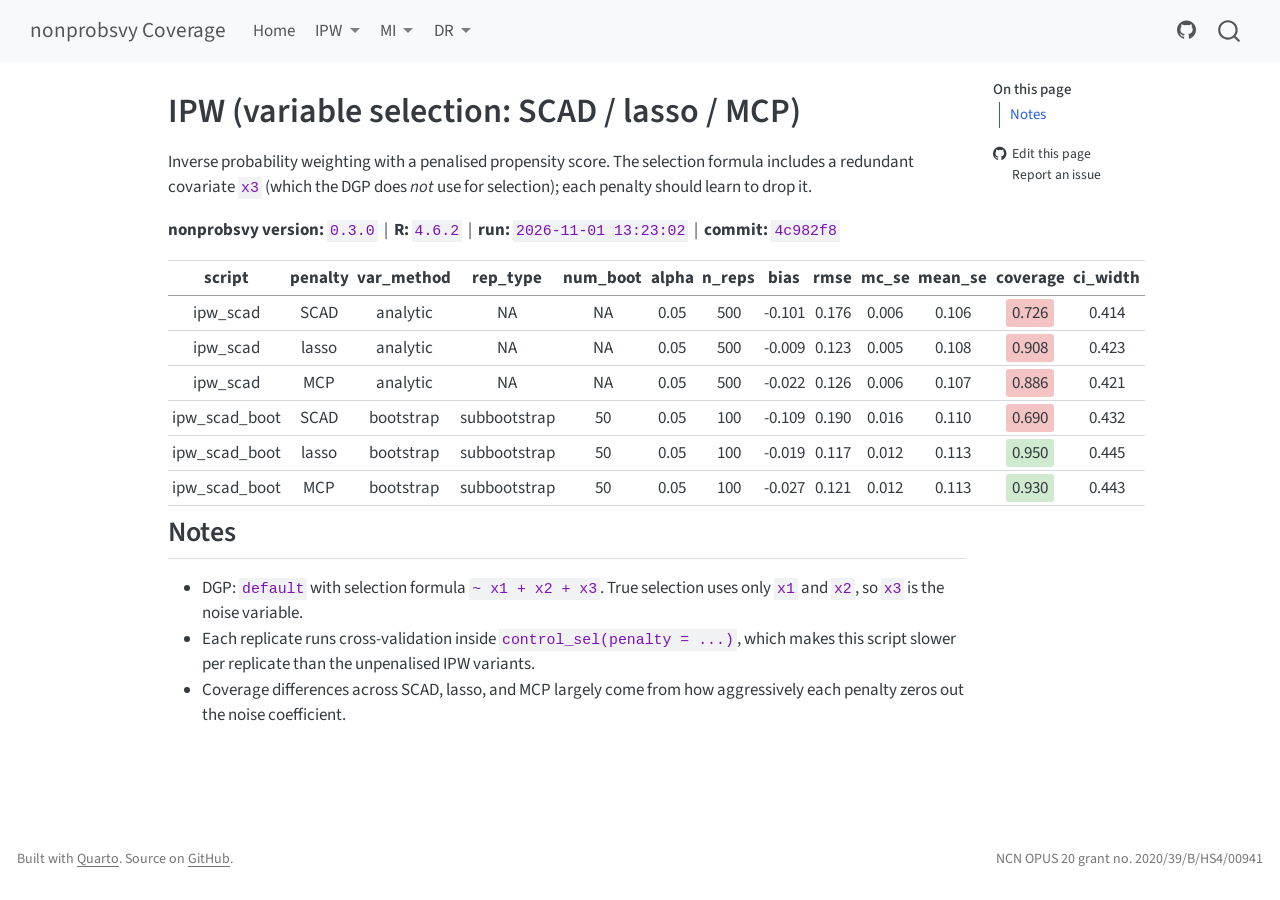
<file: doc/ipw/ipw_scad.html>
<!DOCTYPE html>
<html xmlns="http://www.w3.org/1999/xhtml" lang="en" xml:lang="en"><head>

<meta charset="utf-8">
<meta name="generator" content="quarto-1.11.9">

<meta name="viewport" content="width=device-width, initial-scale=1.0, user-scalable=yes">


<title>IPW (variable selection: SCAD / lasso / MCP) – nonprobsvy Coverage</title>
<style>
/* Default styles provided by pandoc.
** See https://pandoc.org/MANUAL.html#variables-for-html for config info.
*/
span.smallcaps{font-variant: small-caps;}
div.columns{display: flex; gap: 1.5em;}
div.column{flex: auto;}
@media screen {
div.columns{gap: min(4vw, 1.5em);}
div.column{overflow-x: auto;}
}
div.hanging-indent{margin-left: 1.5em; text-indent: -1.5em;}
ul.task-list{list-style: none;}
ul.task-list li input[type="checkbox"] {
  width: 0.8em;
  margin: 0 0.8em 0.2em -1em; /* quarto-specific, see https://github.com/quarto-dev/quarto-cli/issues/4556 */ 
  vertical-align: middle;
}
</style>


<script src="../../site_libs/quarto-nav/quarto-nav.js"></script>
<script src="../../site_libs/quarto-nav/headroom.min.js"></script>
<script src="../../site_libs/clipboard/clipboard.min.js"></script>
<script src="../../site_libs/quarto-search/autocomplete.umd.js"></script>
<script src="../../site_libs/quarto-search/fuse.min.js"></script>
<script src="../../site_libs/quarto-search/quarto-search.js"></script>
<meta name="quarto:offset" content="../../">
<script src="../../site_libs/quarto-html/quarto.js" type="module"></script>
<script src="../../site_libs/quarto-html/tabsets/tabsets.js" type="module"></script>
<script src="../../site_libs/quarto-html/scrollable-regions/scrollable-regions.js" type="module"></script>
<script src="../../site_libs/quarto-html/popper.min.js"></script>
<script src="../../site_libs/quarto-html/tippy.umd.min.js"></script>
<script src="../../site_libs/quarto-html/anchor.min.js"></script>
<link href="../../site_libs/quarto-html/tippy.css" rel="stylesheet">
<link href="../../site_libs/quarto-html/quarto-syntax-highlighting-63b5708e65d6cd79cd7618c58d0c21e7.css" rel="stylesheet" id="quarto-text-highlighting-styles">
<script src="../../site_libs/bootstrap/bootstrap.min.js"></script>
<link href="../../site_libs/bootstrap/bootstrap-icons.css" rel="stylesheet">
<link href="../../site_libs/bootstrap/bootstrap-e09c63d380c7b066796810cca0e2acfe.min.css" rel="stylesheet" append-hash="true" id="quarto-bootstrap" data-mode="light">
<script id="quarto-search-options" type="application/json">{
  "location": "navbar",
  "copy-button": false,
  "collapse-after": 3,
  "panel-placement": "end",
  "type": "overlay",
  "limit": 50,
  "keyboard-shortcut": [
    "f",
    "/",
    "s"
  ],
  "show-item-context": false,
  "language": {
    "search-no-results-text": "No results",
    "search-matching-documents-text": "matching documents",
    "search-copy-link-title": "Copy link to search",
    "search-hide-matches-text": "Hide additional matches",
    "search-more-match-text": "more match in this document",
    "search-more-matches-text": "more matches in this document",
    "search-clear-button-title": "Clear",
    "search-text-placeholder": "",
    "search-detached-cancel-button-title": "Cancel",
    "search-submit-button-title": "Submit",
    "search-label": "Search"
  }
}</script>


</head>

<body class="nav-fixed quarto-light"><a id="quarto-skip-link" class="visually-hidden-focusable" href="#quarto-document-content">Skip to main content</a>

<div id="quarto-search-results"></div>
  <header id="quarto-header" class="headroom fixed-top">
    <nav class="navbar navbar-expand-lg " data-bs-theme="dark" aria-label="Site">
      <div class="navbar-container container-fluid">
      <div class="navbar-brand-container mx-auto">
    <a class="navbar-brand" href="../../index.html">
    <span class="navbar-title">nonprobsvy Coverage</span>
    </a>
  </div>
          <button class="navbar-toggler" type="button" data-bs-toggle="collapse" data-bs-target="#navbarCollapse" aria-controls="navbarCollapse" aria-expanded="false" aria-label="Toggle navigation" onclick="if (window.quartoToggleHeadroom) { window.quartoToggleHeadroom(); }">
  <span class="navbar-toggler-icon"></span>
</button>
          <div class="collapse navbar-collapse" id="navbarCollapse">
            <ul class="navbar-nav navbar-nav-scroll me-auto">
  <li class="nav-item">
    <a class="nav-link" href="../../index.html"> 
<span class="menu-text">Home</span></a>
  </li>  
  <li class="nav-item dropdown ">
    <a class="nav-link dropdown-toggle" href="#" id="nav-menu-ipw" role="link" data-bs-toggle="dropdown" aria-expanded="false">
 <span class="menu-text">IPW</span>
    </a>
    <ul class="dropdown-menu" aria-labelledby="nav-menu-ipw">    
        <li>
    <a class="dropdown-item" href="../../doc/ipw/ipw_mle.html">
 <span class="dropdown-text">IPW (MLE)</span></a>
  </li>  
        <li>
    <a class="dropdown-item" href="../../doc/ipw/ipw_gee.html">
 <span class="dropdown-text">IPW (GEE)</span></a>
  </li>  
        <li>
    <a class="dropdown-item" href="../../doc/ipw/ipw_scad.html">
 <span class="dropdown-text">IPW (variable selection)</span></a>
  </li>  
        <li><hr class="dropdown-divider"></li>
        <li>
    <a class="dropdown-item" href="../../doc/ipw/ipw_kim2021.html">
 <span class="dropdown-text">Kim et al.&nbsp;(2021) DGP</span></a>
  </li>  
    </ul>
  </li>
  <li class="nav-item dropdown ">
    <a class="nav-link dropdown-toggle" href="#" id="nav-menu-mi" role="link" data-bs-toggle="dropdown" aria-expanded="false">
 <span class="menu-text">MI</span>
    </a>
    <ul class="dropdown-menu" aria-labelledby="nav-menu-mi">    
        <li>
    <a class="dropdown-item" href="../../doc/mi/mi_glm.html">
 <span class="dropdown-text">MI (GLM)</span></a>
  </li>  
        <li>
    <a class="dropdown-item" href="../../doc/mi/mi_nn.html">
 <span class="dropdown-text">MI (nearest neighbour)</span></a>
  </li>  
        <li>
    <a class="dropdown-item" href="../../doc/mi/mi_pmm.html">
 <span class="dropdown-text">MI (predictive mean matching)</span></a>
  </li>  
        <li>
    <a class="dropdown-item" href="../../doc/mi/mi_npar.html">
 <span class="dropdown-text">MI (nonparametric / loess)</span></a>
  </li>  
    </ul>
  </li>
  <li class="nav-item dropdown ">
    <a class="nav-link dropdown-toggle" href="#" id="nav-menu-dr" role="link" data-bs-toggle="dropdown" aria-expanded="false">
 <span class="menu-text">DR</span>
    </a>
    <ul class="dropdown-menu" aria-labelledby="nav-menu-dr">    
        <li>
    <a class="dropdown-item" href="../../doc/dr/dr_glm.html">
 <span class="dropdown-text">DR (GLM outcome)</span></a>
  </li>  
        <li>
    <a class="dropdown-item" href="../../doc/dr/dr_scad.html">
 <span class="dropdown-text">DR (variable selection)</span></a>
  </li>  
    </ul>
  </li>
</ul>
            <ul class="navbar-nav navbar-nav-scroll ms-auto">
  <li class="nav-item compact">
    <a class="nav-link" href="https://github.com/ncn-foreigners/nonprobsvy-coverage"> <i class="bi bi-github" role="img">
</i> 
<span class="menu-text"></span></a>
  </li>  
</ul>
          </div> <!-- /navcollapse -->
            <div class="quarto-navbar-tools">
</div>
            <div id="quarto-search" class="" title="Search"></div>
      </div> <!-- /container-fluid -->
    </nav>
</header>
<!-- content -->
<div id="quarto-content" class="quarto-container page-columns page-rows-contents page-layout-article page-navbar">
<!-- sidebar -->
<!-- margin-sidebar -->
    <div id="quarto-margin-sidebar" class="sidebar margin-sidebar">
        <nav id="TOC" role="doc-toc" aria-labelledby="toc-title" class="toc-active">
    <h2 id="toc-title">On this page</h2>
   
  <ul>
  <li><a href="#notes" id="toc-notes" class="nav-link active" data-scroll-target="#notes">Notes</a></li>
  </ul>
<div class="toc-actions"><ul><li><a href="https://github.com/ncn-foreigners/nonprobsvy-coverage/edit/main/doc/ipw/ipw_scad.qmd" class="toc-action"><i class="bi bi-github"></i>Edit this page</a></li><li><a href="https://github.com/ncn-foreigners/nonprobsvy-coverage/issues/new" class="toc-action"><i class="bi empty"></i>Report an issue</a></li></ul></div></nav>
    </div>
<!-- main -->
<main class="content" id="quarto-document-content" tabindex="-1">

<header id="title-block-header" class="quarto-title-block default">
<div class="quarto-title">
<h1 class="title">IPW (variable selection: SCAD / lasso / MCP)</h1>
</div>



<div class="quarto-title-meta">

    
  
    
  </div>
  


</header>


<p>Inverse probability weighting with a penalised propensity score. The selection formula includes a redundant covariate <code>x3</code> (which the DGP does <em>not</em> use for selection); each penalty should learn to drop it.</p>
<p><strong>nonprobsvy version:</strong> <code>0.3.0</code> &nbsp;|&nbsp; <strong>R:</strong> <code>4.6.2</code> &nbsp;|&nbsp; <strong>run:</strong> <code>2026-11-01 13:23:02</code> &nbsp;|&nbsp; <strong>commit:</strong> <code>4c982f8</code></p>
<table class="table table-sm">
<thead>
<tr>
<th style="text-align:center;">
script
</th>
<th style="text-align:center;">
penalty
</th>
<th style="text-align:center;">
var_method
</th>
<th style="text-align:center;">
rep_type
</th>
<th style="text-align:center;">
num_boot
</th>
<th style="text-align:center;">
alpha
</th>
<th style="text-align:center;">
n_reps
</th>
<th style="text-align:center;">
bias
</th>
<th style="text-align:center;">
rmse
</th>
<th style="text-align:center;">
mc_se
</th>
<th style="text-align:center;">
mean_se
</th>
<th style="text-align:center;">
coverage
</th>
<th style="text-align:center;">
ci_width
</th>
</tr>
</thead>
<tbody>
<tr>
<td style="text-align:center;">
ipw_scad
</td>
<td style="text-align:center;">
SCAD
</td>
<td style="text-align:center;">
analytic
</td>
<td style="text-align:center;">
NA
</td>
<td style="text-align:center;">
NA
</td>
<td style="text-align:center;">
0.05
</td>
<td style="text-align:center;">
500
</td>
<td style="text-align:center;">
-0.101
</td>
<td style="text-align:center;">
0.176
</td>
<td style="text-align:center;">
0.006
</td>
<td style="text-align:center;">
0.106
</td>
<td style="text-align:center;">
<span style="background:#f4c4c4;padding:2px 6px;border-radius:3px;">0.726</span>
</td>
<td style="text-align:center;">
0.414
</td>
</tr>
<tr>
<td style="text-align:center;">
ipw_scad
</td>
<td style="text-align:center;">
lasso
</td>
<td style="text-align:center;">
analytic
</td>
<td style="text-align:center;">
NA
</td>
<td style="text-align:center;">
NA
</td>
<td style="text-align:center;">
0.05
</td>
<td style="text-align:center;">
500
</td>
<td style="text-align:center;">
-0.009
</td>
<td style="text-align:center;">
0.123
</td>
<td style="text-align:center;">
0.005
</td>
<td style="text-align:center;">
0.108
</td>
<td style="text-align:center;">
<span style="background:#f4c4c4;padding:2px 6px;border-radius:3px;">0.908</span>
</td>
<td style="text-align:center;">
0.423
</td>
</tr>
<tr>
<td style="text-align:center;">
ipw_scad
</td>
<td style="text-align:center;">
MCP
</td>
<td style="text-align:center;">
analytic
</td>
<td style="text-align:center;">
NA
</td>
<td style="text-align:center;">
NA
</td>
<td style="text-align:center;">
0.05
</td>
<td style="text-align:center;">
500
</td>
<td style="text-align:center;">
-0.022
</td>
<td style="text-align:center;">
0.126
</td>
<td style="text-align:center;">
0.006
</td>
<td style="text-align:center;">
0.107
</td>
<td style="text-align:center;">
<span style="background:#f4c4c4;padding:2px 6px;border-radius:3px;">0.886</span>
</td>
<td style="text-align:center;">
0.421
</td>
</tr>
<tr>
<td style="text-align:center;">
ipw_scad_boot
</td>
<td style="text-align:center;">
SCAD
</td>
<td style="text-align:center;">
bootstrap
</td>
<td style="text-align:center;">
subbootstrap
</td>
<td style="text-align:center;">
50
</td>
<td style="text-align:center;">
0.05
</td>
<td style="text-align:center;">
100
</td>
<td style="text-align:center;">
-0.109
</td>
<td style="text-align:center;">
0.190
</td>
<td style="text-align:center;">
0.016
</td>
<td style="text-align:center;">
0.110
</td>
<td style="text-align:center;">
<span style="background:#f4c4c4;padding:2px 6px;border-radius:3px;">0.690</span>
</td>
<td style="text-align:center;">
0.432
</td>
</tr>
<tr>
<td style="text-align:center;">
ipw_scad_boot
</td>
<td style="text-align:center;">
lasso
</td>
<td style="text-align:center;">
bootstrap
</td>
<td style="text-align:center;">
subbootstrap
</td>
<td style="text-align:center;">
50
</td>
<td style="text-align:center;">
0.05
</td>
<td style="text-align:center;">
100
</td>
<td style="text-align:center;">
-0.019
</td>
<td style="text-align:center;">
0.117
</td>
<td style="text-align:center;">
0.012
</td>
<td style="text-align:center;">
0.113
</td>
<td style="text-align:center;">
<span style="background:#cfeacf;padding:2px 6px;border-radius:3px;">0.950</span>
</td>
<td style="text-align:center;">
0.445
</td>
</tr>
<tr>
<td style="text-align:center;">
ipw_scad_boot
</td>
<td style="text-align:center;">
MCP
</td>
<td style="text-align:center;">
bootstrap
</td>
<td style="text-align:center;">
subbootstrap
</td>
<td style="text-align:center;">
50
</td>
<td style="text-align:center;">
0.05
</td>
<td style="text-align:center;">
100
</td>
<td style="text-align:center;">
-0.027
</td>
<td style="text-align:center;">
0.121
</td>
<td style="text-align:center;">
0.012
</td>
<td style="text-align:center;">
0.113
</td>
<td style="text-align:center;">
<span style="background:#cfeacf;padding:2px 6px;border-radius:3px;">0.930</span>
</td>
<td style="text-align:center;">
0.443
</td>
</tr>
</tbody>
</table>
<section id="notes" class="level2">
<h2 class="anchored" data-anchor-id="notes">Notes</h2>
<ul>
<li>DGP: <code>default</code> with selection formula <code>~ x1 + x2 + x3</code>. True selection uses only <code>x1</code> and <code>x2</code>, so <code>x3</code> is the noise variable.</li>
<li>Each replicate runs cross-validation inside <code>control_sel(penalty = ...)</code>, which makes this script slower per replicate than the unpenalised IPW variants.</li>
<li>Coverage differences across SCAD, lasso, and MCP largely come from how aggressively each penalty zeros out the noise coefficient.</li>
</ul>


</section>

</main> <!-- /main -->
<script id="quarto-html-after-body" type="application/javascript">
  window.document.addEventListener("DOMContentLoaded", function (event) {
    const icon = "";
    const anchorJS = new window.AnchorJS();
    anchorJS.options = {
      placement: 'right',
      icon: icon
    };
    anchorJS.add('.anchored');
    const isCodeAnnotation = (el) => {
      for (const clz of el.classList) {
        if (clz.startsWith('code-annotation-')) {                     
          return true;
        }
      }
      return false;
    }
    const onCopySuccess = function(e) {
      // button target
      const button = e.trigger;
      // don't keep focus
      button.blur();
      // flash "checked"
      button.classList.add('code-copy-button-checked');
      var currentTitle = button.getAttribute("title");
      button.setAttribute("title", "Copied!");
      let tooltip;
      if (window.bootstrap) {
        button.setAttribute("data-bs-toggle", "tooltip");
        button.setAttribute("data-bs-placement", "left");
        button.setAttribute("data-bs-title", "Copied!");
        tooltip = new bootstrap.Tooltip(button, 
          { trigger: "manual", 
            customClass: "code-copy-button-tooltip",
            offset: [0, -8]});
        tooltip.show();    
      }
      setTimeout(function() {
        if (tooltip) {
          tooltip.hide();
          button.removeAttribute("data-bs-title");
          button.removeAttribute("data-bs-toggle");
          button.removeAttribute("data-bs-placement");
        }
        button.setAttribute("title", currentTitle);
        button.classList.remove('code-copy-button-checked');
      }, 1000);
      // clear code selection
      e.clearSelection();
    }
    const getTextToCopy = function(trigger) {
      const outerScaffold = trigger.parentElement.cloneNode(true);
      const codeEl = outerScaffold.querySelector('code');
      for (const childEl of codeEl.children) {
        if (isCodeAnnotation(childEl)) {
          childEl.remove();
        }
      }
      return codeEl.innerText;
    }
    const clipboard = new window.ClipboardJS('.code-copy-button:not([data-in-quarto-modal])', {
      text: getTextToCopy
    });
    clipboard.on('success', onCopySuccess);
    if (window.document.getElementById('quarto-embedded-source-code-modal')) {
      const clipboardModal = new window.ClipboardJS('.code-copy-button[data-in-quarto-modal]', {
        text: getTextToCopy,
        container: window.document.getElementById('quarto-embedded-source-code-modal')
      });
      clipboardModal.on('success', onCopySuccess);
    }
      var localhostRegex = new RegExp(/^(?:http|https):\/\/localhost\:?[0-9]*\//);
      var mailtoRegex = new RegExp(/^mailto:/);
        var filterRegex = new RegExp('/' + window.location.host + '/');
      var isInternal = (href) => {
          return filterRegex.test(href) || localhostRegex.test(href) || mailtoRegex.test(href);
      }
      // Inspect non-navigation links and adorn them if external
      window.quartoDecorateExternalLinks = function (root) {
     var links = (root || window.document).querySelectorAll('a[href]:not(.nav-link):not(.navbar-brand):not(.toc-action):not(.sidebar-link):not(.sidebar-item-toggle):not(.pagination-link):not(.no-external):not([aria-hidden]):not(.dropdown-item):not(.quarto-navigation-tool):not(.about-link)');
      for (var i=0; i<links.length; i++) {
        const link = links[i];
        if (!isInternal(link.href)) {
          // undo the damage that might have been done by quarto-nav.js in the case of
          // links that we want to consider external
          if (link.dataset.originalHref !== undefined) {
            link.href = link.dataset.originalHref;
          }
          if (!link.classList.contains('no-external-icon')) {
          }
        }
      }
      };
      window.quartoDecorateExternalLinks(window.document);
    // Esc closes the popup (WCAG 1.4.13) and focus leaving both trigger and
    // popup closes it (WCAG 2.4.11); tippy handles neither for interactive popups.
    const hideOnEscAndFocusOut = {
      name: 'hideOnEscAndFocusOut',
      defaultValue: true,
      fn(instance) {
        const dismiss = () => {
          // A show scheduled by the trigger delay would otherwise reopen it
          instance.clearDelayTimeouts();
          instance.hide();
        };
        const onKeyDown = (event) => {
          if (event.key !== 'Escape') {
            return;
          }
          // Keep Esc from also reaching page handlers (e.g. reveal.js overview),
          // except an open reveal.js slide menu, which Esc should close too.
          // The menu handles keys only when its keyboard option is on.
          const menuHandlesEsc = window.Reveal?.getPlugin?.('menu')?.isOpen() &&
            window.Reveal.getConfig().menu?.keyboard !== false;
          if (!menuHandlesEsc) {
            event.stopPropagation();
          }
          if (instance.popper.contains(window.document.activeElement)) {
            // Disabled while refocusing so the focus trigger does not reopen it
            instance.disable();
            instance.reference.focus();
            instance.enable();
          }
          dismiss();
        };
        const onFocusOut = (event) => {
          const target = event.relatedTarget;
          if (target && !instance.reference.contains(target) &&
              !instance.popper.contains(target)) {
            dismiss();
          }
        };
        // On the trigger too: a click trigger (code-annotations: select) has no
        // blur handling. Attached for the instance's lifetime so leaving the
        // trigger also cancels a show still pending on the trigger delay.
        instance.reference.addEventListener('focusout', onFocusOut);
        return {
          onShow() {
            window.document.addEventListener('keydown', onKeyDown, true);
            instance.popper.addEventListener('focusout', onFocusOut);
          },
          onHide() {
            window.document.removeEventListener('keydown', onKeyDown, true);
            instance.popper.removeEventListener('focusout', onFocusOut);
          },
          onDestroy() {
            instance.reference.removeEventListener('focusout', onFocusOut);
          },
        };
      },
    };
    function tippyHover(el, contentFn, onTriggerFn, onUntriggerFn) {
      const config = {
        allowHTML: true,
        maxWidth: 500,
        delay: 100,
        arrow: false,
        appendTo: function(el) {
            return el.parentElement;
        },
        interactive: true,
        interactiveBorder: 10,
        theme: 'quarto',
        placement: 'bottom-start',
        plugins: [hideOnEscAndFocusOut],
      };
      if (contentFn) {
        config.content = contentFn;
      }
      if (onTriggerFn) {
        config.onTrigger = onTriggerFn;
      }
      if (onUntriggerFn) {
        config.onUntrigger = onUntriggerFn;
      }
      window.tippy(el, config); 
    }
    const noterefs = window.document.querySelectorAll('a[role="doc-noteref"]');
    for (var i=0; i<noterefs.length; i++) {
      const ref = noterefs[i];
      tippyHover(ref, function() {
        // use id or data attribute instead here
        let href = ref.getAttribute('data-footnote-href') || ref.getAttribute('href');
        try { href = new URL(href).hash; } catch {}
        const id = href.replace(/^#\/?/, "");
        const note = window.document.getElementById(id);
        if (note) {
          return note.innerHTML;
        } else {
          return "";
        }
      });
    }
    const xrefs = window.document.querySelectorAll('a.quarto-xref');
    const processXRef = (id, note) => {
      // Strip column container classes
      const stripColumnClz = (el) => {
        el.classList.remove("page-full", "page-columns");
        if (el.children) {
          for (const child of el.children) {
            stripColumnClz(child);
          }
        }
      }
      stripColumnClz(note)
      if (id === null || id.startsWith('sec-')) {
        // Special case sections, only their first couple elements
        const container = document.createElement("div");
        if (note.children && note.children.length > 2) {
          container.appendChild(note.children[0].cloneNode(true));
          for (let i = 1; i < note.children.length; i++) {
            const child = note.children[i];
            if (child.tagName === "P" && child.innerText === "") {
              continue;
            } else {
              container.appendChild(child.cloneNode(true));
              break;
            }
          }
          if (window.Quarto?.typesetMath) {
            window.Quarto.typesetMath(container);
          }
          return container.innerHTML
        } else {
          if (window.Quarto?.typesetMath) {
            window.Quarto.typesetMath(note);
          }
          return note.innerHTML;
        }
      } else {
        // Remove any anchor links if they are present
        const anchorLink = note.querySelector('a.anchorjs-link');
        if (anchorLink) {
          anchorLink.remove();
        }
        if (window.Quarto?.typesetMath) {
          window.Quarto.typesetMath(note);
        }
        if (note.classList.contains("callout")) {
          return note.outerHTML;
        } else {
          return note.innerHTML;
        }
      }
    }
    for (var i=0; i<xrefs.length; i++) {
      const xref = xrefs[i];
      tippyHover(xref, undefined, function(instance) {
        instance.disable();
        let url = xref.getAttribute('href');
        let hash = undefined; 
        if (url.startsWith('#')) {
          hash = url;
        } else {
          try { hash = new URL(url).hash; } catch {}
        }
        if (hash) {
          const id = hash.replace(/^#\/?/, "");
          const note = window.document.getElementById(id);
          if (note !== null) {
            try {
              const html = processXRef(id, note.cloneNode(true));
              instance.setContent(html);
            } finally {
              instance.enable();
              instance.show();
            }
          } else {
            // See if we can fetch this
            fetch(url.split('#')[0])
            .then(res => res.text())
            .then(html => {
              const parser = new DOMParser();
              const htmlDoc = parser.parseFromString(html, "text/html");
              const note = htmlDoc.getElementById(id);
              if (note !== null) {
                const html = processXRef(id, note);
                instance.setContent(html);
              } 
            }).finally(() => {
              instance.enable();
              instance.show();
            });
          }
        } else {
          // See if we can fetch a full url (with no hash to target)
          // This is a special case and we should probably do some content thinning / targeting
          fetch(url)
          .then(res => res.text())
          .then(html => {
            const parser = new DOMParser();
            const htmlDoc = parser.parseFromString(html, "text/html");
            const note = htmlDoc.querySelector('main.content');
            if (note !== null) {
              // This should only happen for chapter cross references
              // (since there is no id in the URL)
              // remove the first header
              if (note.children.length > 0 && note.children[0].tagName === "HEADER") {
                note.children[0].remove();
              }
              const html = processXRef(null, note);
              instance.setContent(html);
            } 
          }).finally(() => {
            instance.enable();
            instance.show();
          });
        }
      }, function(instance) {
      });
    }
        let selectedAnnoteEl;
        const selectorForAnnotation = ( cell, annotation) => {
          let cellAttr = 'data-code-cell="' + cell + '"';
          let lineAttr = 'data-code-annotation="' +  annotation + '"';
          const selector = 'span[' + cellAttr + '][' + lineAttr + ']';
          return selector;
        }
        const selectCodeLines = (annoteEl) => {
          const doc = window.document;
          const targetCell = annoteEl.getAttribute("data-target-cell");
          const targetAnnotation = annoteEl.getAttribute("data-target-annotation");
          const annoteSpan = window.document.querySelector(selectorForAnnotation(targetCell, targetAnnotation));
          const lines = annoteSpan.getAttribute("data-code-lines").split(",");
          const lineIds = lines.map((line) => {
            return targetCell + "-" + line;
          })
          // Each band is positioned against its own containing block, which is
          // not the offsetParent of the lines, so place it from client rects.
          const placeBand = (band, firstEl, lastEl, codeBlock) => {
            const container = band.offsetParent;
            if (container === null) {
              return;
            }
            const containerRect = container.getBoundingClientRect();
            // Reveal.js scales slides with a transform, so convert client
            // pixels back to the CSS pixels of the container.
            const scale = containerRect.height / container.offsetHeight || 1;
            const firstRect = firstEl.getBoundingClientRect();
            const lastRect = lastEl.getBoundingClientRect();
            const top = (firstRect.top - containerRect.top) / scale - container.clientTop + container.scrollTop;
            const height = (lastRect.bottom - firstRect.top) / scale;
            band.style.top = top - 2 + "px";
            band.style.height = height + 4 + "px";
            if (codeBlock) {
              // Without the copy button wrapper, the containing block is wider
              // than the code block, so span the code block explicitly.
              const blockRect = codeBlock.getBoundingClientRect();
              band.style.left = (blockRect.left - containerRect.left) / scale - container.clientLeft + container.scrollLeft + "px";
              band.style.width = blockRect.width / scale + "px";
            }
          };
          if (lineIds.length > 0) {
            const el = window.document.getElementById(lineIds[0]);
            const lastEl = window.document.getElementById(lineIds[lineIds.length - 1]);
            const parent = el.parentElement.parentElement;
            // cook up a div (if necessary) and position it
            let div = window.document.getElementById("code-annotation-line-highlight");
            if (div === null) {
              div = window.document.createElement("div");
              div.setAttribute("id", "code-annotation-line-highlight");
              div.style.position = 'absolute';
              parent.appendChild(div);
            }
            placeBand(div, el, lastEl, parent.closest("div.sourceCode") || parent);
            let gutterDiv = window.document.getElementById("code-annotation-line-highlight-gutter");
            if (gutterDiv === null) {
              gutterDiv = window.document.createElement("div");
              gutterDiv.setAttribute("id", "code-annotation-line-highlight-gutter");
              gutterDiv.style.position = 'absolute';
              const codeCell = window.document.getElementById(targetCell);
              const gutter = codeCell.querySelector('.code-annotation-gutter');
              gutter.appendChild(gutterDiv);
            }
            placeBand(gutterDiv, el, lastEl);
            selectedAnnoteEl = annoteEl;
          }
        };
        const unselectCodeLines = () => {
          const elementsIds = ["code-annotation-line-highlight", "code-annotation-line-highlight-gutter"];
          elementsIds.forEach((elId) => {
            const div = window.document.getElementById(elId);
            if (div) {
              div.remove();
            }
          });
          selectedAnnoteEl = undefined;
        };
          // Handle positioning of the toggle
      window.addEventListener(
        "resize",
        throttle(() => {
          elRect = undefined;
          if (selectedAnnoteEl) {
            selectCodeLines(selectedAnnoteEl);
          }
        }, 10)
      );
      function throttle(fn, ms) {
      let throttle = false;
      let timer;
        return (...args) => {
          if(!throttle) { // first call gets through
              fn.apply(this, args);
              throttle = true;
          } else { // all the others get throttled
              if(timer) clearTimeout(timer); // cancel #2
              timer = setTimeout(() => {
                fn.apply(this, args);
                timer = throttle = false;
              }, ms);
          }
        };
      }
        // Attach click handler to the DT
        const annoteDls = window.document.querySelectorAll('dt[data-target-cell]');
        for (const annoteDlNode of annoteDls) {
          annoteDlNode.addEventListener('click', (event) => {
            const clickedEl = event.target;
            if (clickedEl !== selectedAnnoteEl) {
              unselectCodeLines();
              const activeEl = window.document.querySelector('dt[data-target-cell].code-annotation-active');
              if (activeEl) {
                activeEl.classList.remove('code-annotation-active');
              }
              selectCodeLines(clickedEl);
              clickedEl.classList.add('code-annotation-active');
            } else {
              // Unselect the line
              unselectCodeLines();
              clickedEl.classList.remove('code-annotation-active');
            }
          });
        }
    const findCites = (el) => {
      const parentEl = el.parentElement;
      if (parentEl) {
        const cites = parentEl.dataset.cites;
        if (cites) {
          return {
            el,
            cites: cites.split(' ')
          };
        } else {
          return findCites(el.parentElement)
        }
      } else {
        return undefined;
      }
    };
    var bibliorefs = window.document.querySelectorAll('a[role="doc-biblioref"]');
    for (var i=0; i<bibliorefs.length; i++) {
      const ref = bibliorefs[i];
      const citeInfo = findCites(ref);
      if (citeInfo) {
        tippyHover(citeInfo.el, function() {
          var popup = window.document.createElement('div');
          citeInfo.cites.forEach(function(cite) {
            var citeDiv = window.document.createElement('div');
            citeDiv.classList.add('hanging-indent');
            citeDiv.classList.add('csl-entry');
            var biblioDiv = window.document.getElementById('ref-' + cite);
            if (biblioDiv) {
              citeDiv.innerHTML = biblioDiv.innerHTML;
            }
            popup.appendChild(citeDiv);
          });
          return popup.innerHTML;
        });
      }
    }
  });
  </script>
  <script type="application/javascript">
  window.quartoScrollableRegionsLabels = {"code":"Scrollable code","output":"Scrollable output"};
  </script>
</div> <!-- /content -->
<footer class="footer">
  <div class="nav-footer">
    <div class="nav-footer-left">
<p>Built with <a href="https://quarto.org">Quarto</a>. Source on <a href="https://github.com/ncn-foreigners/nonprobsvy-coverage">GitHub</a>.</p>
</div>   
    <div class="nav-footer-center">
      &nbsp;
    <div class="toc-actions d-sm-block d-md-none"><ul><li><a href="https://github.com/ncn-foreigners/nonprobsvy-coverage/edit/main/doc/ipw/ipw_scad.qmd" class="toc-action"><i class="bi bi-github"></i>Edit this page</a></li><li><a href="https://github.com/ncn-foreigners/nonprobsvy-coverage/issues/new" class="toc-action"><i class="bi empty"></i>Report an issue</a></li></ul></div></div>
    <div class="nav-footer-right">
<p>NCN OPUS 20 grant no. 2020/39/B/HS4/00941</p>
</div>
  </div>
</footer>




</body></html>
</file>
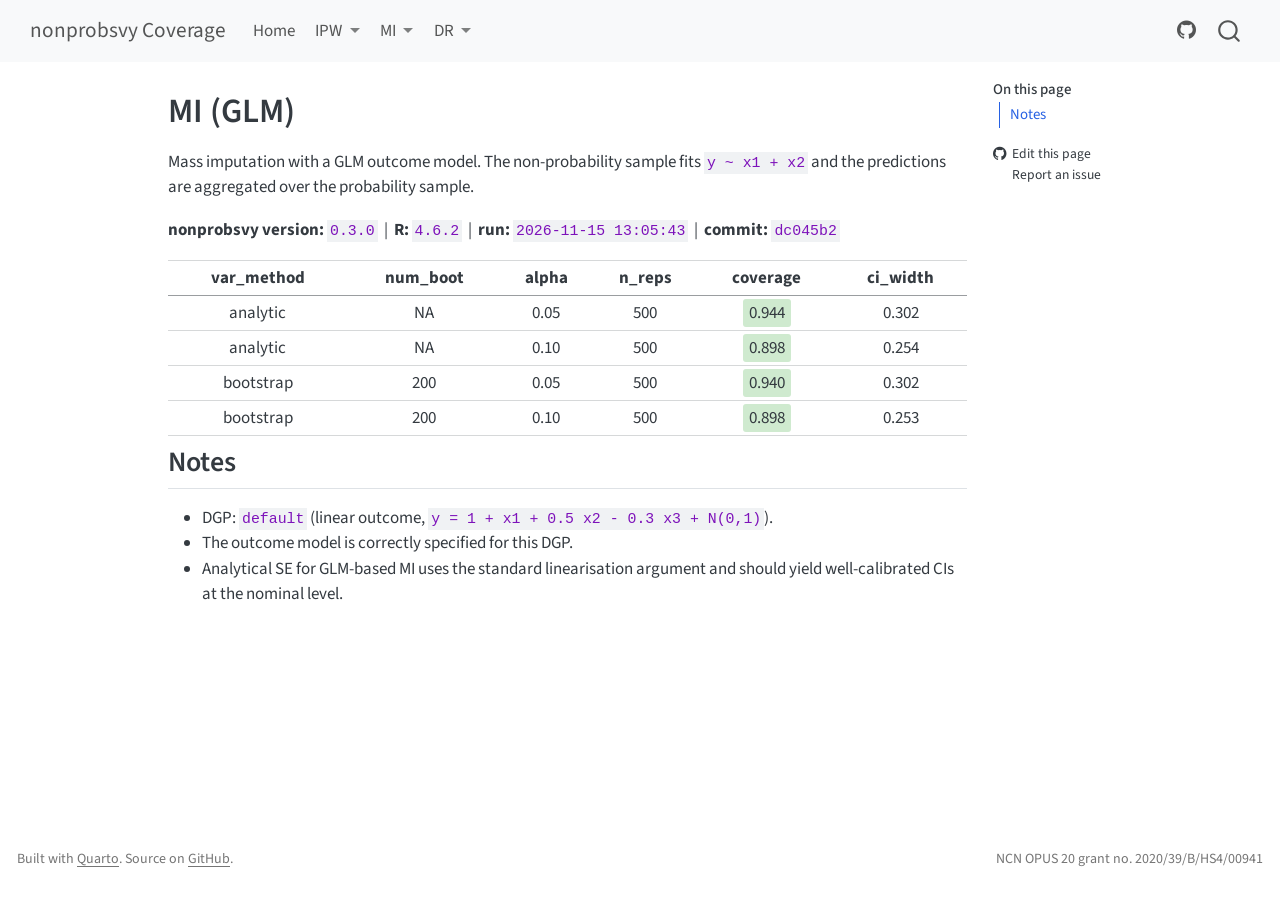
<file: doc/mi/mi_glm.html>
<!DOCTYPE html>
<html xmlns="http://www.w3.org/1999/xhtml" lang="en" xml:lang="en"><head>

<meta charset="utf-8">
<meta name="generator" content="quarto-1.11.9">

<meta name="viewport" content="width=device-width, initial-scale=1.0, user-scalable=yes">


<title>MI (GLM) – nonprobsvy Coverage</title>
<style>
/* Default styles provided by pandoc.
** See https://pandoc.org/MANUAL.html#variables-for-html for config info.
*/
span.smallcaps{font-variant: small-caps;}
div.columns{display: flex; gap: 1.5em;}
div.column{flex: auto;}
@media screen {
div.columns{gap: min(4vw, 1.5em);}
div.column{overflow-x: auto;}
}
div.hanging-indent{margin-left: 1.5em; text-indent: -1.5em;}
ul.task-list{list-style: none;}
ul.task-list li input[type="checkbox"] {
  width: 0.8em;
  margin: 0 0.8em 0.2em -1em; /* quarto-specific, see https://github.com/quarto-dev/quarto-cli/issues/4556 */ 
  vertical-align: middle;
}
</style>


<script src="../../site_libs/quarto-nav/quarto-nav.js"></script>
<script src="../../site_libs/quarto-nav/headroom.min.js"></script>
<script src="../../site_libs/clipboard/clipboard.min.js"></script>
<script src="../../site_libs/quarto-search/autocomplete.umd.js"></script>
<script src="../../site_libs/quarto-search/fuse.min.js"></script>
<script src="../../site_libs/quarto-search/quarto-search.js"></script>
<meta name="quarto:offset" content="../../">
<script src="../../site_libs/quarto-html/quarto.js" type="module"></script>
<script src="../../site_libs/quarto-html/tabsets/tabsets.js" type="module"></script>
<script src="../../site_libs/quarto-html/scrollable-regions/scrollable-regions.js" type="module"></script>
<script src="../../site_libs/quarto-html/popper.min.js"></script>
<script src="../../site_libs/quarto-html/tippy.umd.min.js"></script>
<script src="../../site_libs/quarto-html/anchor.min.js"></script>
<link href="../../site_libs/quarto-html/tippy.css" rel="stylesheet">
<link href="../../site_libs/quarto-html/quarto-syntax-highlighting-63b5708e65d6cd79cd7618c58d0c21e7.css" rel="stylesheet" id="quarto-text-highlighting-styles">
<script src="../../site_libs/bootstrap/bootstrap.min.js"></script>
<link href="../../site_libs/bootstrap/bootstrap-icons.css" rel="stylesheet">
<link href="../../site_libs/bootstrap/bootstrap-e09c63d380c7b066796810cca0e2acfe.min.css" rel="stylesheet" append-hash="true" id="quarto-bootstrap" data-mode="light">
<script id="quarto-search-options" type="application/json">{
  "location": "navbar",
  "copy-button": false,
  "collapse-after": 3,
  "panel-placement": "end",
  "type": "overlay",
  "limit": 50,
  "keyboard-shortcut": [
    "f",
    "/",
    "s"
  ],
  "show-item-context": false,
  "language": {
    "search-no-results-text": "No results",
    "search-matching-documents-text": "matching documents",
    "search-copy-link-title": "Copy link to search",
    "search-hide-matches-text": "Hide additional matches",
    "search-more-match-text": "more match in this document",
    "search-more-matches-text": "more matches in this document",
    "search-clear-button-title": "Clear",
    "search-text-placeholder": "",
    "search-detached-cancel-button-title": "Cancel",
    "search-submit-button-title": "Submit",
    "search-label": "Search"
  }
}</script>


</head>

<body class="nav-fixed quarto-light"><a id="quarto-skip-link" class="visually-hidden-focusable" href="#quarto-document-content">Skip to main content</a>

<div id="quarto-search-results"></div>
  <header id="quarto-header" class="headroom fixed-top">
    <nav class="navbar navbar-expand-lg " data-bs-theme="dark" aria-label="Site">
      <div class="navbar-container container-fluid">
      <div class="navbar-brand-container mx-auto">
    <a class="navbar-brand" href="../../index.html">
    <span class="navbar-title">nonprobsvy Coverage</span>
    </a>
  </div>
          <button class="navbar-toggler" type="button" data-bs-toggle="collapse" data-bs-target="#navbarCollapse" aria-controls="navbarCollapse" aria-expanded="false" aria-label="Toggle navigation" onclick="if (window.quartoToggleHeadroom) { window.quartoToggleHeadroom(); }">
  <span class="navbar-toggler-icon"></span>
</button>
          <div class="collapse navbar-collapse" id="navbarCollapse">
            <ul class="navbar-nav navbar-nav-scroll me-auto">
  <li class="nav-item">
    <a class="nav-link" href="../../index.html"> 
<span class="menu-text">Home</span></a>
  </li>  
  <li class="nav-item dropdown ">
    <a class="nav-link dropdown-toggle" href="#" id="nav-menu-ipw" role="link" data-bs-toggle="dropdown" aria-expanded="false">
 <span class="menu-text">IPW</span>
    </a>
    <ul class="dropdown-menu" aria-labelledby="nav-menu-ipw">    
        <li>
    <a class="dropdown-item" href="../../doc/ipw/ipw_mle.html">
 <span class="dropdown-text">IPW (MLE)</span></a>
  </li>  
        <li>
    <a class="dropdown-item" href="../../doc/ipw/ipw_gee.html">
 <span class="dropdown-text">IPW (GEE)</span></a>
  </li>  
        <li>
    <a class="dropdown-item" href="../../doc/ipw/ipw_scad.html">
 <span class="dropdown-text">IPW (variable selection)</span></a>
  </li>  
        <li><hr class="dropdown-divider"></li>
        <li>
    <a class="dropdown-item" href="../../doc/ipw/ipw_kim2021.html">
 <span class="dropdown-text">Kim et al.&nbsp;(2021) DGP</span></a>
  </li>  
    </ul>
  </li>
  <li class="nav-item dropdown ">
    <a class="nav-link dropdown-toggle" href="#" id="nav-menu-mi" role="link" data-bs-toggle="dropdown" aria-expanded="false">
 <span class="menu-text">MI</span>
    </a>
    <ul class="dropdown-menu" aria-labelledby="nav-menu-mi">    
        <li>
    <a class="dropdown-item" href="../../doc/mi/mi_glm.html">
 <span class="dropdown-text">MI (GLM)</span></a>
  </li>  
        <li>
    <a class="dropdown-item" href="../../doc/mi/mi_nn.html">
 <span class="dropdown-text">MI (nearest neighbour)</span></a>
  </li>  
        <li>
    <a class="dropdown-item" href="../../doc/mi/mi_pmm.html">
 <span class="dropdown-text">MI (predictive mean matching)</span></a>
  </li>  
        <li>
    <a class="dropdown-item" href="../../doc/mi/mi_npar.html">
 <span class="dropdown-text">MI (nonparametric / loess)</span></a>
  </li>  
    </ul>
  </li>
  <li class="nav-item dropdown ">
    <a class="nav-link dropdown-toggle" href="#" id="nav-menu-dr" role="link" data-bs-toggle="dropdown" aria-expanded="false">
 <span class="menu-text">DR</span>
    </a>
    <ul class="dropdown-menu" aria-labelledby="nav-menu-dr">    
        <li>
    <a class="dropdown-item" href="../../doc/dr/dr_glm.html">
 <span class="dropdown-text">DR (GLM outcome)</span></a>
  </li>  
        <li>
    <a class="dropdown-item" href="../../doc/dr/dr_scad.html">
 <span class="dropdown-text">DR (variable selection)</span></a>
  </li>  
    </ul>
  </li>
</ul>
            <ul class="navbar-nav navbar-nav-scroll ms-auto">
  <li class="nav-item compact">
    <a class="nav-link" href="https://github.com/ncn-foreigners/nonprobsvy-coverage"> <i class="bi bi-github" role="img">
</i> 
<span class="menu-text"></span></a>
  </li>  
</ul>
          </div> <!-- /navcollapse -->
            <div class="quarto-navbar-tools">
</div>
            <div id="quarto-search" class="" title="Search"></div>
      </div> <!-- /container-fluid -->
    </nav>
</header>
<!-- content -->
<div id="quarto-content" class="quarto-container page-columns page-rows-contents page-layout-article page-navbar">
<!-- sidebar -->
<!-- margin-sidebar -->
    <div id="quarto-margin-sidebar" class="sidebar margin-sidebar">
        <nav id="TOC" role="doc-toc" aria-labelledby="toc-title" class="toc-active">
    <h2 id="toc-title">On this page</h2>
   
  <ul>
  <li><a href="#notes" id="toc-notes" class="nav-link active" data-scroll-target="#notes">Notes</a></li>
  </ul>
<div class="toc-actions"><ul><li><a href="https://github.com/ncn-foreigners/nonprobsvy-coverage/edit/main/doc/mi/mi_glm.qmd" class="toc-action"><i class="bi bi-github"></i>Edit this page</a></li><li><a href="https://github.com/ncn-foreigners/nonprobsvy-coverage/issues/new" class="toc-action"><i class="bi empty"></i>Report an issue</a></li></ul></div></nav>
    </div>
<!-- main -->
<main class="content" id="quarto-document-content" tabindex="-1">

<header id="title-block-header" class="quarto-title-block default">
<div class="quarto-title">
<h1 class="title">MI (GLM)</h1>
</div>



<div class="quarto-title-meta">

    
  
    
  </div>
  


</header>


<p>Mass imputation with a GLM outcome model. The non-probability sample fits <code>y ~ x1 + x2</code> and the predictions are aggregated over the probability sample.</p>
<p><strong>nonprobsvy version:</strong> <code>0.3.0</code> &nbsp;|&nbsp; <strong>R:</strong> <code>4.6.2</code> &nbsp;|&nbsp; <strong>run:</strong> <code>2026-11-15 13:05:43</code> &nbsp;|&nbsp; <strong>commit:</strong> <code>dc045b2</code></p>
<table class="table table-sm">
<thead>
<tr>
<th style="text-align:center;">
var_method
</th>
<th style="text-align:center;">
num_boot
</th>
<th style="text-align:center;">
alpha
</th>
<th style="text-align:center;">
n_reps
</th>
<th style="text-align:center;">
coverage
</th>
<th style="text-align:center;">
ci_width
</th>
</tr>
</thead>
<tbody>
<tr>
<td style="text-align:center;">
analytic
</td>
<td style="text-align:center;">
NA
</td>
<td style="text-align:center;">
0.05
</td>
<td style="text-align:center;">
500
</td>
<td style="text-align:center;">
<span style="background:#cfeacf;padding:2px 6px;border-radius:3px;">0.944</span>
</td>
<td style="text-align:center;">
0.302
</td>
</tr>
<tr>
<td style="text-align:center;">
analytic
</td>
<td style="text-align:center;">
NA
</td>
<td style="text-align:center;">
0.10
</td>
<td style="text-align:center;">
500
</td>
<td style="text-align:center;">
<span style="background:#cfeacf;padding:2px 6px;border-radius:3px;">0.898</span>
</td>
<td style="text-align:center;">
0.254
</td>
</tr>
<tr>
<td style="text-align:center;">
bootstrap
</td>
<td style="text-align:center;">
200
</td>
<td style="text-align:center;">
0.05
</td>
<td style="text-align:center;">
500
</td>
<td style="text-align:center;">
<span style="background:#cfeacf;padding:2px 6px;border-radius:3px;">0.940</span>
</td>
<td style="text-align:center;">
0.302
</td>
</tr>
<tr>
<td style="text-align:center;">
bootstrap
</td>
<td style="text-align:center;">
200
</td>
<td style="text-align:center;">
0.10
</td>
<td style="text-align:center;">
500
</td>
<td style="text-align:center;">
<span style="background:#cfeacf;padding:2px 6px;border-radius:3px;">0.898</span>
</td>
<td style="text-align:center;">
0.253
</td>
</tr>
</tbody>
</table>
<section id="notes" class="level2">
<h2 class="anchored" data-anchor-id="notes">Notes</h2>
<ul>
<li>DGP: <code>default</code> (linear outcome, <code>y = 1 + x1 + 0.5 x2 - 0.3 x3 + N(0,1)</code>).</li>
<li>The outcome model is correctly specified for this DGP.</li>
<li>Analytical SE for GLM-based MI uses the standard linearisation argument and should yield well-calibrated CIs at the nominal level.</li>
</ul>


</section>

</main> <!-- /main -->
<script id="quarto-html-after-body" type="application/javascript">
  window.document.addEventListener("DOMContentLoaded", function (event) {
    const icon = "";
    const anchorJS = new window.AnchorJS();
    anchorJS.options = {
      placement: 'right',
      icon: icon
    };
    anchorJS.add('.anchored');
    const isCodeAnnotation = (el) => {
      for (const clz of el.classList) {
        if (clz.startsWith('code-annotation-')) {                     
          return true;
        }
      }
      return false;
    }
    const onCopySuccess = function(e) {
      // button target
      const button = e.trigger;
      // don't keep focus
      button.blur();
      // flash "checked"
      button.classList.add('code-copy-button-checked');
      var currentTitle = button.getAttribute("title");
      button.setAttribute("title", "Copied!");
      let tooltip;
      if (window.bootstrap) {
        button.setAttribute("data-bs-toggle", "tooltip");
        button.setAttribute("data-bs-placement", "left");
        button.setAttribute("data-bs-title", "Copied!");
        tooltip = new bootstrap.Tooltip(button, 
          { trigger: "manual", 
            customClass: "code-copy-button-tooltip",
            offset: [0, -8]});
        tooltip.show();    
      }
      setTimeout(function() {
        if (tooltip) {
          tooltip.hide();
          button.removeAttribute("data-bs-title");
          button.removeAttribute("data-bs-toggle");
          button.removeAttribute("data-bs-placement");
        }
        button.setAttribute("title", currentTitle);
        button.classList.remove('code-copy-button-checked');
      }, 1000);
      // clear code selection
      e.clearSelection();
    }
    const getTextToCopy = function(trigger) {
      const outerScaffold = trigger.parentElement.cloneNode(true);
      const codeEl = outerScaffold.querySelector('code');
      for (const childEl of codeEl.children) {
        if (isCodeAnnotation(childEl)) {
          childEl.remove();
        }
      }
      return codeEl.innerText;
    }
    const clipboard = new window.ClipboardJS('.code-copy-button:not([data-in-quarto-modal])', {
      text: getTextToCopy
    });
    clipboard.on('success', onCopySuccess);
    if (window.document.getElementById('quarto-embedded-source-code-modal')) {
      const clipboardModal = new window.ClipboardJS('.code-copy-button[data-in-quarto-modal]', {
        text: getTextToCopy,
        container: window.document.getElementById('quarto-embedded-source-code-modal')
      });
      clipboardModal.on('success', onCopySuccess);
    }
      var localhostRegex = new RegExp(/^(?:http|https):\/\/localhost\:?[0-9]*\//);
      var mailtoRegex = new RegExp(/^mailto:/);
        var filterRegex = new RegExp('/' + window.location.host + '/');
      var isInternal = (href) => {
          return filterRegex.test(href) || localhostRegex.test(href) || mailtoRegex.test(href);
      }
      // Inspect non-navigation links and adorn them if external
      window.quartoDecorateExternalLinks = function (root) {
     var links = (root || window.document).querySelectorAll('a[href]:not(.nav-link):not(.navbar-brand):not(.toc-action):not(.sidebar-link):not(.sidebar-item-toggle):not(.pagination-link):not(.no-external):not([aria-hidden]):not(.dropdown-item):not(.quarto-navigation-tool):not(.about-link)');
      for (var i=0; i<links.length; i++) {
        const link = links[i];
        if (!isInternal(link.href)) {
          // undo the damage that might have been done by quarto-nav.js in the case of
          // links that we want to consider external
          if (link.dataset.originalHref !== undefined) {
            link.href = link.dataset.originalHref;
          }
          if (!link.classList.contains('no-external-icon')) {
          }
        }
      }
      };
      window.quartoDecorateExternalLinks(window.document);
    // Esc closes the popup (WCAG 1.4.13) and focus leaving both trigger and
    // popup closes it (WCAG 2.4.11); tippy handles neither for interactive popups.
    const hideOnEscAndFocusOut = {
      name: 'hideOnEscAndFocusOut',
      defaultValue: true,
      fn(instance) {
        const dismiss = () => {
          // A show scheduled by the trigger delay would otherwise reopen it
          instance.clearDelayTimeouts();
          instance.hide();
        };
        const onKeyDown = (event) => {
          if (event.key !== 'Escape') {
            return;
          }
          // Keep Esc from also reaching page handlers (e.g. reveal.js overview),
          // except an open reveal.js slide menu, which Esc should close too.
          // The menu handles keys only when its keyboard option is on.
          const menuHandlesEsc = window.Reveal?.getPlugin?.('menu')?.isOpen() &&
            window.Reveal.getConfig().menu?.keyboard !== false;
          if (!menuHandlesEsc) {
            event.stopPropagation();
          }
          if (instance.popper.contains(window.document.activeElement)) {
            // Disabled while refocusing so the focus trigger does not reopen it
            instance.disable();
            instance.reference.focus();
            instance.enable();
          }
          dismiss();
        };
        const onFocusOut = (event) => {
          const target = event.relatedTarget;
          if (target && !instance.reference.contains(target) &&
              !instance.popper.contains(target)) {
            dismiss();
          }
        };
        // On the trigger too: a click trigger (code-annotations: select) has no
        // blur handling. Attached for the instance's lifetime so leaving the
        // trigger also cancels a show still pending on the trigger delay.
        instance.reference.addEventListener('focusout', onFocusOut);
        return {
          onShow() {
            window.document.addEventListener('keydown', onKeyDown, true);
            instance.popper.addEventListener('focusout', onFocusOut);
          },
          onHide() {
            window.document.removeEventListener('keydown', onKeyDown, true);
            instance.popper.removeEventListener('focusout', onFocusOut);
          },
          onDestroy() {
            instance.reference.removeEventListener('focusout', onFocusOut);
          },
        };
      },
    };
    function tippyHover(el, contentFn, onTriggerFn, onUntriggerFn) {
      const config = {
        allowHTML: true,
        maxWidth: 500,
        delay: 100,
        arrow: false,
        appendTo: function(el) {
            return el.parentElement;
        },
        interactive: true,
        interactiveBorder: 10,
        theme: 'quarto',
        placement: 'bottom-start',
        plugins: [hideOnEscAndFocusOut],
      };
      if (contentFn) {
        config.content = contentFn;
      }
      if (onTriggerFn) {
        config.onTrigger = onTriggerFn;
      }
      if (onUntriggerFn) {
        config.onUntrigger = onUntriggerFn;
      }
      window.tippy(el, config); 
    }
    const noterefs = window.document.querySelectorAll('a[role="doc-noteref"]');
    for (var i=0; i<noterefs.length; i++) {
      const ref = noterefs[i];
      tippyHover(ref, function() {
        // use id or data attribute instead here
        let href = ref.getAttribute('data-footnote-href') || ref.getAttribute('href');
        try { href = new URL(href).hash; } catch {}
        const id = href.replace(/^#\/?/, "");
        const note = window.document.getElementById(id);
        if (note) {
          return note.innerHTML;
        } else {
          return "";
        }
      });
    }
    const xrefs = window.document.querySelectorAll('a.quarto-xref');
    const processXRef = (id, note) => {
      // Strip column container classes
      const stripColumnClz = (el) => {
        el.classList.remove("page-full", "page-columns");
        if (el.children) {
          for (const child of el.children) {
            stripColumnClz(child);
          }
        }
      }
      stripColumnClz(note)
      if (id === null || id.startsWith('sec-')) {
        // Special case sections, only their first couple elements
        const container = document.createElement("div");
        if (note.children && note.children.length > 2) {
          container.appendChild(note.children[0].cloneNode(true));
          for (let i = 1; i < note.children.length; i++) {
            const child = note.children[i];
            if (child.tagName === "P" && child.innerText === "") {
              continue;
            } else {
              container.appendChild(child.cloneNode(true));
              break;
            }
          }
          if (window.Quarto?.typesetMath) {
            window.Quarto.typesetMath(container);
          }
          return container.innerHTML
        } else {
          if (window.Quarto?.typesetMath) {
            window.Quarto.typesetMath(note);
          }
          return note.innerHTML;
        }
      } else {
        // Remove any anchor links if they are present
        const anchorLink = note.querySelector('a.anchorjs-link');
        if (anchorLink) {
          anchorLink.remove();
        }
        if (window.Quarto?.typesetMath) {
          window.Quarto.typesetMath(note);
        }
        if (note.classList.contains("callout")) {
          return note.outerHTML;
        } else {
          return note.innerHTML;
        }
      }
    }
    for (var i=0; i<xrefs.length; i++) {
      const xref = xrefs[i];
      tippyHover(xref, undefined, function(instance) {
        instance.disable();
        let url = xref.getAttribute('href');
        let hash = undefined; 
        if (url.startsWith('#')) {
          hash = url;
        } else {
          try { hash = new URL(url).hash; } catch {}
        }
        if (hash) {
          const id = hash.replace(/^#\/?/, "");
          const note = window.document.getElementById(id);
          if (note !== null) {
            try {
              const html = processXRef(id, note.cloneNode(true));
              instance.setContent(html);
            } finally {
              instance.enable();
              instance.show();
            }
          } else {
            // See if we can fetch this
            fetch(url.split('#')[0])
            .then(res => res.text())
            .then(html => {
              const parser = new DOMParser();
              const htmlDoc = parser.parseFromString(html, "text/html");
              const note = htmlDoc.getElementById(id);
              if (note !== null) {
                const html = processXRef(id, note);
                instance.setContent(html);
              } 
            }).finally(() => {
              instance.enable();
              instance.show();
            });
          }
        } else {
          // See if we can fetch a full url (with no hash to target)
          // This is a special case and we should probably do some content thinning / targeting
          fetch(url)
          .then(res => res.text())
          .then(html => {
            const parser = new DOMParser();
            const htmlDoc = parser.parseFromString(html, "text/html");
            const note = htmlDoc.querySelector('main.content');
            if (note !== null) {
              // This should only happen for chapter cross references
              // (since there is no id in the URL)
              // remove the first header
              if (note.children.length > 0 && note.children[0].tagName === "HEADER") {
                note.children[0].remove();
              }
              const html = processXRef(null, note);
              instance.setContent(html);
            } 
          }).finally(() => {
            instance.enable();
            instance.show();
          });
        }
      }, function(instance) {
      });
    }
        let selectedAnnoteEl;
        const selectorForAnnotation = ( cell, annotation) => {
          let cellAttr = 'data-code-cell="' + cell + '"';
          let lineAttr = 'data-code-annotation="' +  annotation + '"';
          const selector = 'span[' + cellAttr + '][' + lineAttr + ']';
          return selector;
        }
        const selectCodeLines = (annoteEl) => {
          const doc = window.document;
          const targetCell = annoteEl.getAttribute("data-target-cell");
          const targetAnnotation = annoteEl.getAttribute("data-target-annotation");
          const annoteSpan = window.document.querySelector(selectorForAnnotation(targetCell, targetAnnotation));
          const lines = annoteSpan.getAttribute("data-code-lines").split(",");
          const lineIds = lines.map((line) => {
            return targetCell + "-" + line;
          })
          // Each band is positioned against its own containing block, which is
          // not the offsetParent of the lines, so place it from client rects.
          const placeBand = (band, firstEl, lastEl, codeBlock) => {
            const container = band.offsetParent;
            if (container === null) {
              return;
            }
            const containerRect = container.getBoundingClientRect();
            // Reveal.js scales slides with a transform, so convert client
            // pixels back to the CSS pixels of the container.
            const scale = containerRect.height / container.offsetHeight || 1;
            const firstRect = firstEl.getBoundingClientRect();
            const lastRect = lastEl.getBoundingClientRect();
            const top = (firstRect.top - containerRect.top) / scale - container.clientTop + container.scrollTop;
            const height = (lastRect.bottom - firstRect.top) / scale;
            band.style.top = top - 2 + "px";
            band.style.height = height + 4 + "px";
            if (codeBlock) {
              // Without the copy button wrapper, the containing block is wider
              // than the code block, so span the code block explicitly.
              const blockRect = codeBlock.getBoundingClientRect();
              band.style.left = (blockRect.left - containerRect.left) / scale - container.clientLeft + container.scrollLeft + "px";
              band.style.width = blockRect.width / scale + "px";
            }
          };
          if (lineIds.length > 0) {
            const el = window.document.getElementById(lineIds[0]);
            const lastEl = window.document.getElementById(lineIds[lineIds.length - 1]);
            const parent = el.parentElement.parentElement;
            // cook up a div (if necessary) and position it
            let div = window.document.getElementById("code-annotation-line-highlight");
            if (div === null) {
              div = window.document.createElement("div");
              div.setAttribute("id", "code-annotation-line-highlight");
              div.style.position = 'absolute';
              parent.appendChild(div);
            }
            placeBand(div, el, lastEl, parent.closest("div.sourceCode") || parent);
            let gutterDiv = window.document.getElementById("code-annotation-line-highlight-gutter");
            if (gutterDiv === null) {
              gutterDiv = window.document.createElement("div");
              gutterDiv.setAttribute("id", "code-annotation-line-highlight-gutter");
              gutterDiv.style.position = 'absolute';
              const codeCell = window.document.getElementById(targetCell);
              const gutter = codeCell.querySelector('.code-annotation-gutter');
              gutter.appendChild(gutterDiv);
            }
            placeBand(gutterDiv, el, lastEl);
            selectedAnnoteEl = annoteEl;
          }
        };
        const unselectCodeLines = () => {
          const elementsIds = ["code-annotation-line-highlight", "code-annotation-line-highlight-gutter"];
          elementsIds.forEach((elId) => {
            const div = window.document.getElementById(elId);
            if (div) {
              div.remove();
            }
          });
          selectedAnnoteEl = undefined;
        };
          // Handle positioning of the toggle
      window.addEventListener(
        "resize",
        throttle(() => {
          elRect = undefined;
          if (selectedAnnoteEl) {
            selectCodeLines(selectedAnnoteEl);
          }
        }, 10)
      );
      function throttle(fn, ms) {
      let throttle = false;
      let timer;
        return (...args) => {
          if(!throttle) { // first call gets through
              fn.apply(this, args);
              throttle = true;
          } else { // all the others get throttled
              if(timer) clearTimeout(timer); // cancel #2
              timer = setTimeout(() => {
                fn.apply(this, args);
                timer = throttle = false;
              }, ms);
          }
        };
      }
        // Attach click handler to the DT
        const annoteDls = window.document.querySelectorAll('dt[data-target-cell]');
        for (const annoteDlNode of annoteDls) {
          annoteDlNode.addEventListener('click', (event) => {
            const clickedEl = event.target;
            if (clickedEl !== selectedAnnoteEl) {
              unselectCodeLines();
              const activeEl = window.document.querySelector('dt[data-target-cell].code-annotation-active');
              if (activeEl) {
                activeEl.classList.remove('code-annotation-active');
              }
              selectCodeLines(clickedEl);
              clickedEl.classList.add('code-annotation-active');
            } else {
              // Unselect the line
              unselectCodeLines();
              clickedEl.classList.remove('code-annotation-active');
            }
          });
        }
    const findCites = (el) => {
      const parentEl = el.parentElement;
      if (parentEl) {
        const cites = parentEl.dataset.cites;
        if (cites) {
          return {
            el,
            cites: cites.split(' ')
          };
        } else {
          return findCites(el.parentElement)
        }
      } else {
        return undefined;
      }
    };
    var bibliorefs = window.document.querySelectorAll('a[role="doc-biblioref"]');
    for (var i=0; i<bibliorefs.length; i++) {
      const ref = bibliorefs[i];
      const citeInfo = findCites(ref);
      if (citeInfo) {
        tippyHover(citeInfo.el, function() {
          var popup = window.document.createElement('div');
          citeInfo.cites.forEach(function(cite) {
            var citeDiv = window.document.createElement('div');
            citeDiv.classList.add('hanging-indent');
            citeDiv.classList.add('csl-entry');
            var biblioDiv = window.document.getElementById('ref-' + cite);
            if (biblioDiv) {
              citeDiv.innerHTML = biblioDiv.innerHTML;
            }
            popup.appendChild(citeDiv);
          });
          return popup.innerHTML;
        });
      }
    }
  });
  </script>
  <script type="application/javascript">
  window.quartoScrollableRegionsLabels = {"code":"Scrollable code","output":"Scrollable output"};
  </script>
</div> <!-- /content -->
<footer class="footer">
  <div class="nav-footer">
    <div class="nav-footer-left">
<p>Built with <a href="https://quarto.org">Quarto</a>. Source on <a href="https://github.com/ncn-foreigners/nonprobsvy-coverage">GitHub</a>.</p>
</div>   
    <div class="nav-footer-center">
      &nbsp;
    <div class="toc-actions d-sm-block d-md-none"><ul><li><a href="https://github.com/ncn-foreigners/nonprobsvy-coverage/edit/main/doc/mi/mi_glm.qmd" class="toc-action"><i class="bi bi-github"></i>Edit this page</a></li><li><a href="https://github.com/ncn-foreigners/nonprobsvy-coverage/issues/new" class="toc-action"><i class="bi empty"></i>Report an issue</a></li></ul></div></div>
    <div class="nav-footer-right">
<p>NCN OPUS 20 grant no. 2020/39/B/HS4/00941</p>
</div>
  </div>
</footer>




</body></html>
</file>
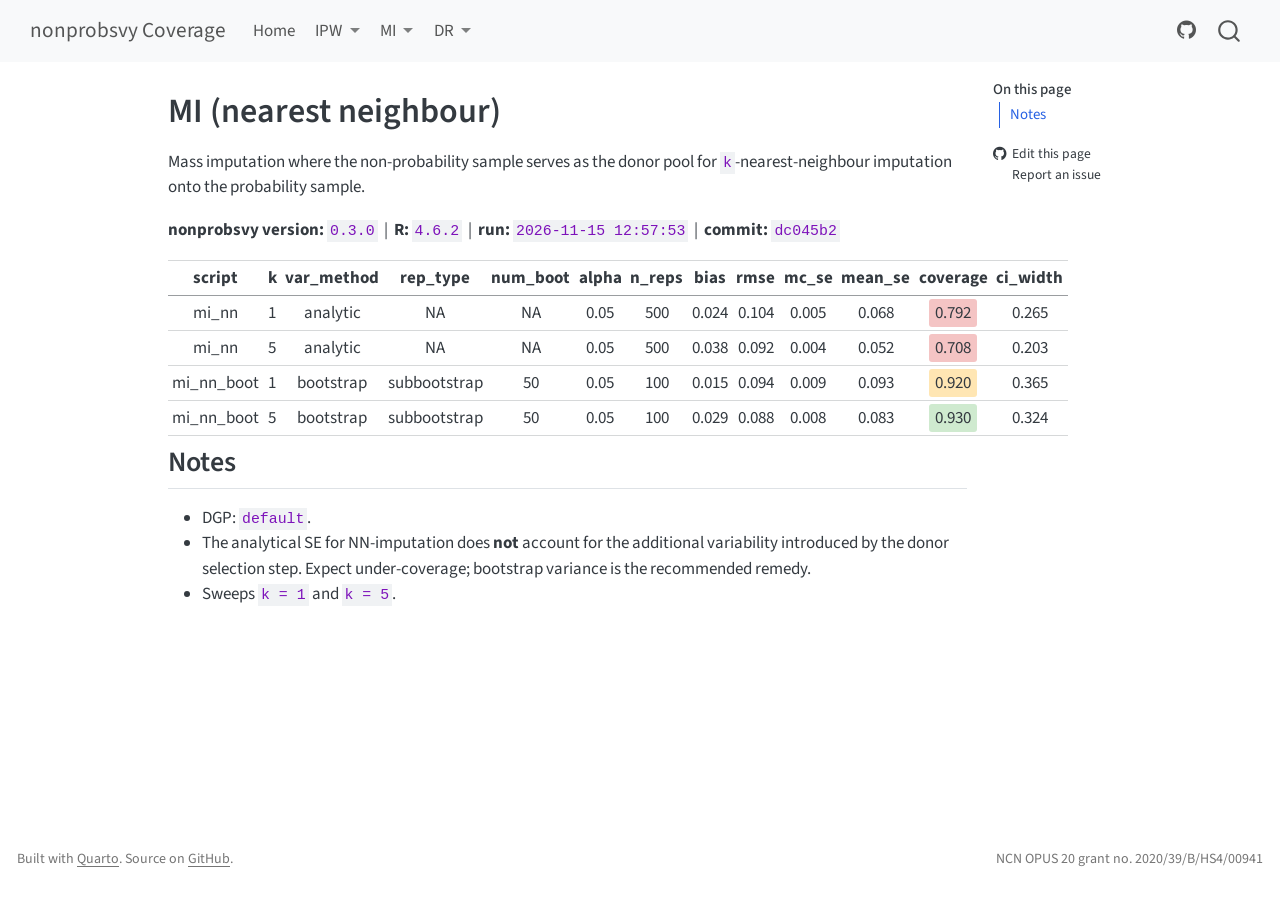
<file: doc/mi/mi_nn.html>
<!DOCTYPE html>
<html xmlns="http://www.w3.org/1999/xhtml" lang="en" xml:lang="en"><head>

<meta charset="utf-8">
<meta name="generator" content="quarto-1.11.9">

<meta name="viewport" content="width=device-width, initial-scale=1.0, user-scalable=yes">


<title>MI (nearest neighbour) – nonprobsvy Coverage</title>
<style>
/* Default styles provided by pandoc.
** See https://pandoc.org/MANUAL.html#variables-for-html for config info.
*/
span.smallcaps{font-variant: small-caps;}
div.columns{display: flex; gap: 1.5em;}
div.column{flex: auto;}
@media screen {
div.columns{gap: min(4vw, 1.5em);}
div.column{overflow-x: auto;}
}
div.hanging-indent{margin-left: 1.5em; text-indent: -1.5em;}
ul.task-list{list-style: none;}
ul.task-list li input[type="checkbox"] {
  width: 0.8em;
  margin: 0 0.8em 0.2em -1em; /* quarto-specific, see https://github.com/quarto-dev/quarto-cli/issues/4556 */ 
  vertical-align: middle;
}
</style>


<script src="../../site_libs/quarto-nav/quarto-nav.js"></script>
<script src="../../site_libs/quarto-nav/headroom.min.js"></script>
<script src="../../site_libs/clipboard/clipboard.min.js"></script>
<script src="../../site_libs/quarto-search/autocomplete.umd.js"></script>
<script src="../../site_libs/quarto-search/fuse.min.js"></script>
<script src="../../site_libs/quarto-search/quarto-search.js"></script>
<meta name="quarto:offset" content="../../">
<script src="../../site_libs/quarto-html/quarto.js" type="module"></script>
<script src="../../site_libs/quarto-html/tabsets/tabsets.js" type="module"></script>
<script src="../../site_libs/quarto-html/scrollable-regions/scrollable-regions.js" type="module"></script>
<script src="../../site_libs/quarto-html/popper.min.js"></script>
<script src="../../site_libs/quarto-html/tippy.umd.min.js"></script>
<script src="../../site_libs/quarto-html/anchor.min.js"></script>
<link href="../../site_libs/quarto-html/tippy.css" rel="stylesheet">
<link href="../../site_libs/quarto-html/quarto-syntax-highlighting-63b5708e65d6cd79cd7618c58d0c21e7.css" rel="stylesheet" id="quarto-text-highlighting-styles">
<script src="../../site_libs/bootstrap/bootstrap.min.js"></script>
<link href="../../site_libs/bootstrap/bootstrap-icons.css" rel="stylesheet">
<link href="../../site_libs/bootstrap/bootstrap-e09c63d380c7b066796810cca0e2acfe.min.css" rel="stylesheet" append-hash="true" id="quarto-bootstrap" data-mode="light">
<script id="quarto-search-options" type="application/json">{
  "location": "navbar",
  "copy-button": false,
  "collapse-after": 3,
  "panel-placement": "end",
  "type": "overlay",
  "limit": 50,
  "keyboard-shortcut": [
    "f",
    "/",
    "s"
  ],
  "show-item-context": false,
  "language": {
    "search-no-results-text": "No results",
    "search-matching-documents-text": "matching documents",
    "search-copy-link-title": "Copy link to search",
    "search-hide-matches-text": "Hide additional matches",
    "search-more-match-text": "more match in this document",
    "search-more-matches-text": "more matches in this document",
    "search-clear-button-title": "Clear",
    "search-text-placeholder": "",
    "search-detached-cancel-button-title": "Cancel",
    "search-submit-button-title": "Submit",
    "search-label": "Search"
  }
}</script>


</head>

<body class="nav-fixed quarto-light"><a id="quarto-skip-link" class="visually-hidden-focusable" href="#quarto-document-content">Skip to main content</a>

<div id="quarto-search-results"></div>
  <header id="quarto-header" class="headroom fixed-top">
    <nav class="navbar navbar-expand-lg " data-bs-theme="dark" aria-label="Site">
      <div class="navbar-container container-fluid">
      <div class="navbar-brand-container mx-auto">
    <a class="navbar-brand" href="../../index.html">
    <span class="navbar-title">nonprobsvy Coverage</span>
    </a>
  </div>
          <button class="navbar-toggler" type="button" data-bs-toggle="collapse" data-bs-target="#navbarCollapse" aria-controls="navbarCollapse" aria-expanded="false" aria-label="Toggle navigation" onclick="if (window.quartoToggleHeadroom) { window.quartoToggleHeadroom(); }">
  <span class="navbar-toggler-icon"></span>
</button>
          <div class="collapse navbar-collapse" id="navbarCollapse">
            <ul class="navbar-nav navbar-nav-scroll me-auto">
  <li class="nav-item">
    <a class="nav-link" href="../../index.html"> 
<span class="menu-text">Home</span></a>
  </li>  
  <li class="nav-item dropdown ">
    <a class="nav-link dropdown-toggle" href="#" id="nav-menu-ipw" role="link" data-bs-toggle="dropdown" aria-expanded="false">
 <span class="menu-text">IPW</span>
    </a>
    <ul class="dropdown-menu" aria-labelledby="nav-menu-ipw">    
        <li>
    <a class="dropdown-item" href="../../doc/ipw/ipw_mle.html">
 <span class="dropdown-text">IPW (MLE)</span></a>
  </li>  
        <li>
    <a class="dropdown-item" href="../../doc/ipw/ipw_gee.html">
 <span class="dropdown-text">IPW (GEE)</span></a>
  </li>  
        <li>
    <a class="dropdown-item" href="../../doc/ipw/ipw_scad.html">
 <span class="dropdown-text">IPW (variable selection)</span></a>
  </li>  
        <li><hr class="dropdown-divider"></li>
        <li>
    <a class="dropdown-item" href="../../doc/ipw/ipw_kim2021.html">
 <span class="dropdown-text">Kim et al.&nbsp;(2021) DGP</span></a>
  </li>  
    </ul>
  </li>
  <li class="nav-item dropdown ">
    <a class="nav-link dropdown-toggle" href="#" id="nav-menu-mi" role="link" data-bs-toggle="dropdown" aria-expanded="false">
 <span class="menu-text">MI</span>
    </a>
    <ul class="dropdown-menu" aria-labelledby="nav-menu-mi">    
        <li>
    <a class="dropdown-item" href="../../doc/mi/mi_glm.html">
 <span class="dropdown-text">MI (GLM)</span></a>
  </li>  
        <li>
    <a class="dropdown-item" href="../../doc/mi/mi_nn.html">
 <span class="dropdown-text">MI (nearest neighbour)</span></a>
  </li>  
        <li>
    <a class="dropdown-item" href="../../doc/mi/mi_pmm.html">
 <span class="dropdown-text">MI (predictive mean matching)</span></a>
  </li>  
        <li>
    <a class="dropdown-item" href="../../doc/mi/mi_npar.html">
 <span class="dropdown-text">MI (nonparametric / loess)</span></a>
  </li>  
    </ul>
  </li>
  <li class="nav-item dropdown ">
    <a class="nav-link dropdown-toggle" href="#" id="nav-menu-dr" role="link" data-bs-toggle="dropdown" aria-expanded="false">
 <span class="menu-text">DR</span>
    </a>
    <ul class="dropdown-menu" aria-labelledby="nav-menu-dr">    
        <li>
    <a class="dropdown-item" href="../../doc/dr/dr_glm.html">
 <span class="dropdown-text">DR (GLM outcome)</span></a>
  </li>  
        <li>
    <a class="dropdown-item" href="../../doc/dr/dr_scad.html">
 <span class="dropdown-text">DR (variable selection)</span></a>
  </li>  
    </ul>
  </li>
</ul>
            <ul class="navbar-nav navbar-nav-scroll ms-auto">
  <li class="nav-item compact">
    <a class="nav-link" href="https://github.com/ncn-foreigners/nonprobsvy-coverage"> <i class="bi bi-github" role="img">
</i> 
<span class="menu-text"></span></a>
  </li>  
</ul>
          </div> <!-- /navcollapse -->
            <div class="quarto-navbar-tools">
</div>
            <div id="quarto-search" class="" title="Search"></div>
      </div> <!-- /container-fluid -->
    </nav>
</header>
<!-- content -->
<div id="quarto-content" class="quarto-container page-columns page-rows-contents page-layout-article page-navbar">
<!-- sidebar -->
<!-- margin-sidebar -->
    <div id="quarto-margin-sidebar" class="sidebar margin-sidebar">
        <nav id="TOC" role="doc-toc" aria-labelledby="toc-title" class="toc-active">
    <h2 id="toc-title">On this page</h2>
   
  <ul>
  <li><a href="#notes" id="toc-notes" class="nav-link active" data-scroll-target="#notes">Notes</a></li>
  </ul>
<div class="toc-actions"><ul><li><a href="https://github.com/ncn-foreigners/nonprobsvy-coverage/edit/main/doc/mi/mi_nn.qmd" class="toc-action"><i class="bi bi-github"></i>Edit this page</a></li><li><a href="https://github.com/ncn-foreigners/nonprobsvy-coverage/issues/new" class="toc-action"><i class="bi empty"></i>Report an issue</a></li></ul></div></nav>
    </div>
<!-- main -->
<main class="content" id="quarto-document-content" tabindex="-1">

<header id="title-block-header" class="quarto-title-block default">
<div class="quarto-title">
<h1 class="title">MI (nearest neighbour)</h1>
</div>



<div class="quarto-title-meta">

    
  
    
  </div>
  


</header>


<p>Mass imputation where the non-probability sample serves as the donor pool for <code>k</code>-nearest-neighbour imputation onto the probability sample.</p>
<p><strong>nonprobsvy version:</strong> <code>0.3.0</code> &nbsp;|&nbsp; <strong>R:</strong> <code>4.6.2</code> &nbsp;|&nbsp; <strong>run:</strong> <code>2026-11-15 12:57:53</code> &nbsp;|&nbsp; <strong>commit:</strong> <code>dc045b2</code></p>
<table class="table table-sm">
<thead>
<tr>
<th style="text-align:center;">
script
</th>
<th style="text-align:center;">
k
</th>
<th style="text-align:center;">
var_method
</th>
<th style="text-align:center;">
rep_type
</th>
<th style="text-align:center;">
num_boot
</th>
<th style="text-align:center;">
alpha
</th>
<th style="text-align:center;">
n_reps
</th>
<th style="text-align:center;">
bias
</th>
<th style="text-align:center;">
rmse
</th>
<th style="text-align:center;">
mc_se
</th>
<th style="text-align:center;">
mean_se
</th>
<th style="text-align:center;">
coverage
</th>
<th style="text-align:center;">
ci_width
</th>
</tr>
</thead>
<tbody>
<tr>
<td style="text-align:center;">
mi_nn
</td>
<td style="text-align:center;">
1
</td>
<td style="text-align:center;">
analytic
</td>
<td style="text-align:center;">
NA
</td>
<td style="text-align:center;">
NA
</td>
<td style="text-align:center;">
0.05
</td>
<td style="text-align:center;">
500
</td>
<td style="text-align:center;">
0.024
</td>
<td style="text-align:center;">
0.104
</td>
<td style="text-align:center;">
0.005
</td>
<td style="text-align:center;">
0.068
</td>
<td style="text-align:center;">
<span style="background:#f4c4c4;padding:2px 6px;border-radius:3px;">0.792</span>
</td>
<td style="text-align:center;">
0.265
</td>
</tr>
<tr>
<td style="text-align:center;">
mi_nn
</td>
<td style="text-align:center;">
5
</td>
<td style="text-align:center;">
analytic
</td>
<td style="text-align:center;">
NA
</td>
<td style="text-align:center;">
NA
</td>
<td style="text-align:center;">
0.05
</td>
<td style="text-align:center;">
500
</td>
<td style="text-align:center;">
0.038
</td>
<td style="text-align:center;">
0.092
</td>
<td style="text-align:center;">
0.004
</td>
<td style="text-align:center;">
0.052
</td>
<td style="text-align:center;">
<span style="background:#f4c4c4;padding:2px 6px;border-radius:3px;">0.708</span>
</td>
<td style="text-align:center;">
0.203
</td>
</tr>
<tr>
<td style="text-align:center;">
mi_nn_boot
</td>
<td style="text-align:center;">
1
</td>
<td style="text-align:center;">
bootstrap
</td>
<td style="text-align:center;">
subbootstrap
</td>
<td style="text-align:center;">
50
</td>
<td style="text-align:center;">
0.05
</td>
<td style="text-align:center;">
100
</td>
<td style="text-align:center;">
0.015
</td>
<td style="text-align:center;">
0.094
</td>
<td style="text-align:center;">
0.009
</td>
<td style="text-align:center;">
0.093
</td>
<td style="text-align:center;">
<span style="background:#ffe6b3;padding:2px 6px;border-radius:3px;">0.920</span>
</td>
<td style="text-align:center;">
0.365
</td>
</tr>
<tr>
<td style="text-align:center;">
mi_nn_boot
</td>
<td style="text-align:center;">
5
</td>
<td style="text-align:center;">
bootstrap
</td>
<td style="text-align:center;">
subbootstrap
</td>
<td style="text-align:center;">
50
</td>
<td style="text-align:center;">
0.05
</td>
<td style="text-align:center;">
100
</td>
<td style="text-align:center;">
0.029
</td>
<td style="text-align:center;">
0.088
</td>
<td style="text-align:center;">
0.008
</td>
<td style="text-align:center;">
0.083
</td>
<td style="text-align:center;">
<span style="background:#cfeacf;padding:2px 6px;border-radius:3px;">0.930</span>
</td>
<td style="text-align:center;">
0.324
</td>
</tr>
</tbody>
</table>
<section id="notes" class="level2">
<h2 class="anchored" data-anchor-id="notes">Notes</h2>
<ul>
<li>DGP: <code>default</code>.</li>
<li>The analytical SE for NN-imputation does <strong>not</strong> account for the additional variability introduced by the donor selection step. Expect under-coverage; bootstrap variance is the recommended remedy.</li>
<li>Sweeps <code>k = 1</code> and <code>k = 5</code>.</li>
</ul>


</section>

</main> <!-- /main -->
<script id="quarto-html-after-body" type="application/javascript">
  window.document.addEventListener("DOMContentLoaded", function (event) {
    const icon = "";
    const anchorJS = new window.AnchorJS();
    anchorJS.options = {
      placement: 'right',
      icon: icon
    };
    anchorJS.add('.anchored');
    const isCodeAnnotation = (el) => {
      for (const clz of el.classList) {
        if (clz.startsWith('code-annotation-')) {                     
          return true;
        }
      }
      return false;
    }
    const onCopySuccess = function(e) {
      // button target
      const button = e.trigger;
      // don't keep focus
      button.blur();
      // flash "checked"
      button.classList.add('code-copy-button-checked');
      var currentTitle = button.getAttribute("title");
      button.setAttribute("title", "Copied!");
      let tooltip;
      if (window.bootstrap) {
        button.setAttribute("data-bs-toggle", "tooltip");
        button.setAttribute("data-bs-placement", "left");
        button.setAttribute("data-bs-title", "Copied!");
        tooltip = new bootstrap.Tooltip(button, 
          { trigger: "manual", 
            customClass: "code-copy-button-tooltip",
            offset: [0, -8]});
        tooltip.show();    
      }
      setTimeout(function() {
        if (tooltip) {
          tooltip.hide();
          button.removeAttribute("data-bs-title");
          button.removeAttribute("data-bs-toggle");
          button.removeAttribute("data-bs-placement");
        }
        button.setAttribute("title", currentTitle);
        button.classList.remove('code-copy-button-checked');
      }, 1000);
      // clear code selection
      e.clearSelection();
    }
    const getTextToCopy = function(trigger) {
      const outerScaffold = trigger.parentElement.cloneNode(true);
      const codeEl = outerScaffold.querySelector('code');
      for (const childEl of codeEl.children) {
        if (isCodeAnnotation(childEl)) {
          childEl.remove();
        }
      }
      return codeEl.innerText;
    }
    const clipboard = new window.ClipboardJS('.code-copy-button:not([data-in-quarto-modal])', {
      text: getTextToCopy
    });
    clipboard.on('success', onCopySuccess);
    if (window.document.getElementById('quarto-embedded-source-code-modal')) {
      const clipboardModal = new window.ClipboardJS('.code-copy-button[data-in-quarto-modal]', {
        text: getTextToCopy,
        container: window.document.getElementById('quarto-embedded-source-code-modal')
      });
      clipboardModal.on('success', onCopySuccess);
    }
      var localhostRegex = new RegExp(/^(?:http|https):\/\/localhost\:?[0-9]*\//);
      var mailtoRegex = new RegExp(/^mailto:/);
        var filterRegex = new RegExp('/' + window.location.host + '/');
      var isInternal = (href) => {
          return filterRegex.test(href) || localhostRegex.test(href) || mailtoRegex.test(href);
      }
      // Inspect non-navigation links and adorn them if external
      window.quartoDecorateExternalLinks = function (root) {
     var links = (root || window.document).querySelectorAll('a[href]:not(.nav-link):not(.navbar-brand):not(.toc-action):not(.sidebar-link):not(.sidebar-item-toggle):not(.pagination-link):not(.no-external):not([aria-hidden]):not(.dropdown-item):not(.quarto-navigation-tool):not(.about-link)');
      for (var i=0; i<links.length; i++) {
        const link = links[i];
        if (!isInternal(link.href)) {
          // undo the damage that might have been done by quarto-nav.js in the case of
          // links that we want to consider external
          if (link.dataset.originalHref !== undefined) {
            link.href = link.dataset.originalHref;
          }
          if (!link.classList.contains('no-external-icon')) {
          }
        }
      }
      };
      window.quartoDecorateExternalLinks(window.document);
    // Esc closes the popup (WCAG 1.4.13) and focus leaving both trigger and
    // popup closes it (WCAG 2.4.11); tippy handles neither for interactive popups.
    const hideOnEscAndFocusOut = {
      name: 'hideOnEscAndFocusOut',
      defaultValue: true,
      fn(instance) {
        const dismiss = () => {
          // A show scheduled by the trigger delay would otherwise reopen it
          instance.clearDelayTimeouts();
          instance.hide();
        };
        const onKeyDown = (event) => {
          if (event.key !== 'Escape') {
            return;
          }
          // Keep Esc from also reaching page handlers (e.g. reveal.js overview),
          // except an open reveal.js slide menu, which Esc should close too.
          // The menu handles keys only when its keyboard option is on.
          const menuHandlesEsc = window.Reveal?.getPlugin?.('menu')?.isOpen() &&
            window.Reveal.getConfig().menu?.keyboard !== false;
          if (!menuHandlesEsc) {
            event.stopPropagation();
          }
          if (instance.popper.contains(window.document.activeElement)) {
            // Disabled while refocusing so the focus trigger does not reopen it
            instance.disable();
            instance.reference.focus();
            instance.enable();
          }
          dismiss();
        };
        const onFocusOut = (event) => {
          const target = event.relatedTarget;
          if (target && !instance.reference.contains(target) &&
              !instance.popper.contains(target)) {
            dismiss();
          }
        };
        // On the trigger too: a click trigger (code-annotations: select) has no
        // blur handling. Attached for the instance's lifetime so leaving the
        // trigger also cancels a show still pending on the trigger delay.
        instance.reference.addEventListener('focusout', onFocusOut);
        return {
          onShow() {
            window.document.addEventListener('keydown', onKeyDown, true);
            instance.popper.addEventListener('focusout', onFocusOut);
          },
          onHide() {
            window.document.removeEventListener('keydown', onKeyDown, true);
            instance.popper.removeEventListener('focusout', onFocusOut);
          },
          onDestroy() {
            instance.reference.removeEventListener('focusout', onFocusOut);
          },
        };
      },
    };
    function tippyHover(el, contentFn, onTriggerFn, onUntriggerFn) {
      const config = {
        allowHTML: true,
        maxWidth: 500,
        delay: 100,
        arrow: false,
        appendTo: function(el) {
            return el.parentElement;
        },
        interactive: true,
        interactiveBorder: 10,
        theme: 'quarto',
        placement: 'bottom-start',
        plugins: [hideOnEscAndFocusOut],
      };
      if (contentFn) {
        config.content = contentFn;
      }
      if (onTriggerFn) {
        config.onTrigger = onTriggerFn;
      }
      if (onUntriggerFn) {
        config.onUntrigger = onUntriggerFn;
      }
      window.tippy(el, config); 
    }
    const noterefs = window.document.querySelectorAll('a[role="doc-noteref"]');
    for (var i=0; i<noterefs.length; i++) {
      const ref = noterefs[i];
      tippyHover(ref, function() {
        // use id or data attribute instead here
        let href = ref.getAttribute('data-footnote-href') || ref.getAttribute('href');
        try { href = new URL(href).hash; } catch {}
        const id = href.replace(/^#\/?/, "");
        const note = window.document.getElementById(id);
        if (note) {
          return note.innerHTML;
        } else {
          return "";
        }
      });
    }
    const xrefs = window.document.querySelectorAll('a.quarto-xref');
    const processXRef = (id, note) => {
      // Strip column container classes
      const stripColumnClz = (el) => {
        el.classList.remove("page-full", "page-columns");
        if (el.children) {
          for (const child of el.children) {
            stripColumnClz(child);
          }
        }
      }
      stripColumnClz(note)
      if (id === null || id.startsWith('sec-')) {
        // Special case sections, only their first couple elements
        const container = document.createElement("div");
        if (note.children && note.children.length > 2) {
          container.appendChild(note.children[0].cloneNode(true));
          for (let i = 1; i < note.children.length; i++) {
            const child = note.children[i];
            if (child.tagName === "P" && child.innerText === "") {
              continue;
            } else {
              container.appendChild(child.cloneNode(true));
              break;
            }
          }
          if (window.Quarto?.typesetMath) {
            window.Quarto.typesetMath(container);
          }
          return container.innerHTML
        } else {
          if (window.Quarto?.typesetMath) {
            window.Quarto.typesetMath(note);
          }
          return note.innerHTML;
        }
      } else {
        // Remove any anchor links if they are present
        const anchorLink = note.querySelector('a.anchorjs-link');
        if (anchorLink) {
          anchorLink.remove();
        }
        if (window.Quarto?.typesetMath) {
          window.Quarto.typesetMath(note);
        }
        if (note.classList.contains("callout")) {
          return note.outerHTML;
        } else {
          return note.innerHTML;
        }
      }
    }
    for (var i=0; i<xrefs.length; i++) {
      const xref = xrefs[i];
      tippyHover(xref, undefined, function(instance) {
        instance.disable();
        let url = xref.getAttribute('href');
        let hash = undefined; 
        if (url.startsWith('#')) {
          hash = url;
        } else {
          try { hash = new URL(url).hash; } catch {}
        }
        if (hash) {
          const id = hash.replace(/^#\/?/, "");
          const note = window.document.getElementById(id);
          if (note !== null) {
            try {
              const html = processXRef(id, note.cloneNode(true));
              instance.setContent(html);
            } finally {
              instance.enable();
              instance.show();
            }
          } else {
            // See if we can fetch this
            fetch(url.split('#')[0])
            .then(res => res.text())
            .then(html => {
              const parser = new DOMParser();
              const htmlDoc = parser.parseFromString(html, "text/html");
              const note = htmlDoc.getElementById(id);
              if (note !== null) {
                const html = processXRef(id, note);
                instance.setContent(html);
              } 
            }).finally(() => {
              instance.enable();
              instance.show();
            });
          }
        } else {
          // See if we can fetch a full url (with no hash to target)
          // This is a special case and we should probably do some content thinning / targeting
          fetch(url)
          .then(res => res.text())
          .then(html => {
            const parser = new DOMParser();
            const htmlDoc = parser.parseFromString(html, "text/html");
            const note = htmlDoc.querySelector('main.content');
            if (note !== null) {
              // This should only happen for chapter cross references
              // (since there is no id in the URL)
              // remove the first header
              if (note.children.length > 0 && note.children[0].tagName === "HEADER") {
                note.children[0].remove();
              }
              const html = processXRef(null, note);
              instance.setContent(html);
            } 
          }).finally(() => {
            instance.enable();
            instance.show();
          });
        }
      }, function(instance) {
      });
    }
        let selectedAnnoteEl;
        const selectorForAnnotation = ( cell, annotation) => {
          let cellAttr = 'data-code-cell="' + cell + '"';
          let lineAttr = 'data-code-annotation="' +  annotation + '"';
          const selector = 'span[' + cellAttr + '][' + lineAttr + ']';
          return selector;
        }
        const selectCodeLines = (annoteEl) => {
          const doc = window.document;
          const targetCell = annoteEl.getAttribute("data-target-cell");
          const targetAnnotation = annoteEl.getAttribute("data-target-annotation");
          const annoteSpan = window.document.querySelector(selectorForAnnotation(targetCell, targetAnnotation));
          const lines = annoteSpan.getAttribute("data-code-lines").split(",");
          const lineIds = lines.map((line) => {
            return targetCell + "-" + line;
          })
          // Each band is positioned against its own containing block, which is
          // not the offsetParent of the lines, so place it from client rects.
          const placeBand = (band, firstEl, lastEl, codeBlock) => {
            const container = band.offsetParent;
            if (container === null) {
              return;
            }
            const containerRect = container.getBoundingClientRect();
            // Reveal.js scales slides with a transform, so convert client
            // pixels back to the CSS pixels of the container.
            const scale = containerRect.height / container.offsetHeight || 1;
            const firstRect = firstEl.getBoundingClientRect();
            const lastRect = lastEl.getBoundingClientRect();
            const top = (firstRect.top - containerRect.top) / scale - container.clientTop + container.scrollTop;
            const height = (lastRect.bottom - firstRect.top) / scale;
            band.style.top = top - 2 + "px";
            band.style.height = height + 4 + "px";
            if (codeBlock) {
              // Without the copy button wrapper, the containing block is wider
              // than the code block, so span the code block explicitly.
              const blockRect = codeBlock.getBoundingClientRect();
              band.style.left = (blockRect.left - containerRect.left) / scale - container.clientLeft + container.scrollLeft + "px";
              band.style.width = blockRect.width / scale + "px";
            }
          };
          if (lineIds.length > 0) {
            const el = window.document.getElementById(lineIds[0]);
            const lastEl = window.document.getElementById(lineIds[lineIds.length - 1]);
            const parent = el.parentElement.parentElement;
            // cook up a div (if necessary) and position it
            let div = window.document.getElementById("code-annotation-line-highlight");
            if (div === null) {
              div = window.document.createElement("div");
              div.setAttribute("id", "code-annotation-line-highlight");
              div.style.position = 'absolute';
              parent.appendChild(div);
            }
            placeBand(div, el, lastEl, parent.closest("div.sourceCode") || parent);
            let gutterDiv = window.document.getElementById("code-annotation-line-highlight-gutter");
            if (gutterDiv === null) {
              gutterDiv = window.document.createElement("div");
              gutterDiv.setAttribute("id", "code-annotation-line-highlight-gutter");
              gutterDiv.style.position = 'absolute';
              const codeCell = window.document.getElementById(targetCell);
              const gutter = codeCell.querySelector('.code-annotation-gutter');
              gutter.appendChild(gutterDiv);
            }
            placeBand(gutterDiv, el, lastEl);
            selectedAnnoteEl = annoteEl;
          }
        };
        const unselectCodeLines = () => {
          const elementsIds = ["code-annotation-line-highlight", "code-annotation-line-highlight-gutter"];
          elementsIds.forEach((elId) => {
            const div = window.document.getElementById(elId);
            if (div) {
              div.remove();
            }
          });
          selectedAnnoteEl = undefined;
        };
          // Handle positioning of the toggle
      window.addEventListener(
        "resize",
        throttle(() => {
          elRect = undefined;
          if (selectedAnnoteEl) {
            selectCodeLines(selectedAnnoteEl);
          }
        }, 10)
      );
      function throttle(fn, ms) {
      let throttle = false;
      let timer;
        return (...args) => {
          if(!throttle) { // first call gets through
              fn.apply(this, args);
              throttle = true;
          } else { // all the others get throttled
              if(timer) clearTimeout(timer); // cancel #2
              timer = setTimeout(() => {
                fn.apply(this, args);
                timer = throttle = false;
              }, ms);
          }
        };
      }
        // Attach click handler to the DT
        const annoteDls = window.document.querySelectorAll('dt[data-target-cell]');
        for (const annoteDlNode of annoteDls) {
          annoteDlNode.addEventListener('click', (event) => {
            const clickedEl = event.target;
            if (clickedEl !== selectedAnnoteEl) {
              unselectCodeLines();
              const activeEl = window.document.querySelector('dt[data-target-cell].code-annotation-active');
              if (activeEl) {
                activeEl.classList.remove('code-annotation-active');
              }
              selectCodeLines(clickedEl);
              clickedEl.classList.add('code-annotation-active');
            } else {
              // Unselect the line
              unselectCodeLines();
              clickedEl.classList.remove('code-annotation-active');
            }
          });
        }
    const findCites = (el) => {
      const parentEl = el.parentElement;
      if (parentEl) {
        const cites = parentEl.dataset.cites;
        if (cites) {
          return {
            el,
            cites: cites.split(' ')
          };
        } else {
          return findCites(el.parentElement)
        }
      } else {
        return undefined;
      }
    };
    var bibliorefs = window.document.querySelectorAll('a[role="doc-biblioref"]');
    for (var i=0; i<bibliorefs.length; i++) {
      const ref = bibliorefs[i];
      const citeInfo = findCites(ref);
      if (citeInfo) {
        tippyHover(citeInfo.el, function() {
          var popup = window.document.createElement('div');
          citeInfo.cites.forEach(function(cite) {
            var citeDiv = window.document.createElement('div');
            citeDiv.classList.add('hanging-indent');
            citeDiv.classList.add('csl-entry');
            var biblioDiv = window.document.getElementById('ref-' + cite);
            if (biblioDiv) {
              citeDiv.innerHTML = biblioDiv.innerHTML;
            }
            popup.appendChild(citeDiv);
          });
          return popup.innerHTML;
        });
      }
    }
  });
  </script>
  <script type="application/javascript">
  window.quartoScrollableRegionsLabels = {"code":"Scrollable code","output":"Scrollable output"};
  </script>
</div> <!-- /content -->
<footer class="footer">
  <div class="nav-footer">
    <div class="nav-footer-left">
<p>Built with <a href="https://quarto.org">Quarto</a>. Source on <a href="https://github.com/ncn-foreigners/nonprobsvy-coverage">GitHub</a>.</p>
</div>   
    <div class="nav-footer-center">
      &nbsp;
    <div class="toc-actions d-sm-block d-md-none"><ul><li><a href="https://github.com/ncn-foreigners/nonprobsvy-coverage/edit/main/doc/mi/mi_nn.qmd" class="toc-action"><i class="bi bi-github"></i>Edit this page</a></li><li><a href="https://github.com/ncn-foreigners/nonprobsvy-coverage/issues/new" class="toc-action"><i class="bi empty"></i>Report an issue</a></li></ul></div></div>
    <div class="nav-footer-right">
<p>NCN OPUS 20 grant no. 2020/39/B/HS4/00941</p>
</div>
  </div>
</footer>




</body></html>
</file>
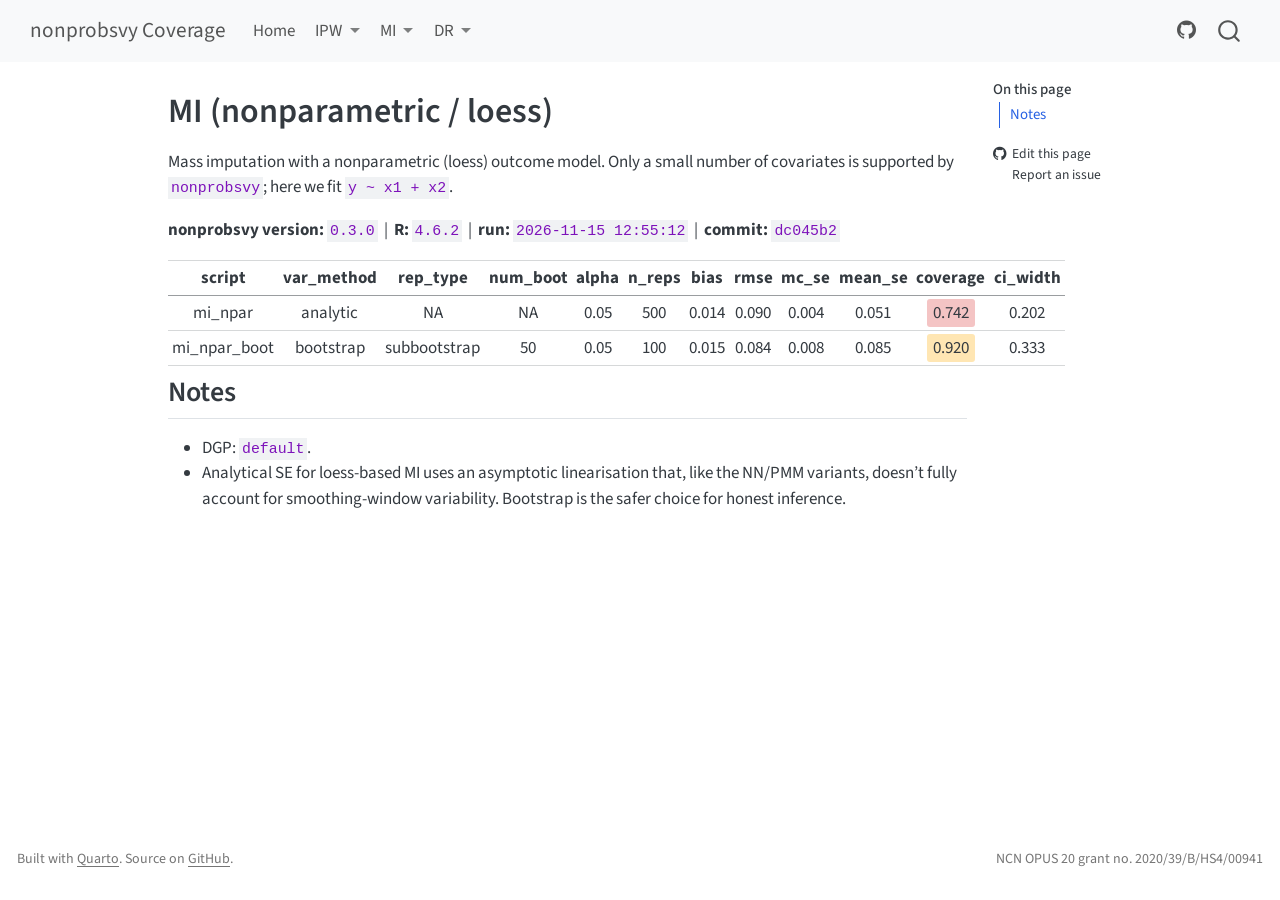
<file: doc/mi/mi_npar.html>
<!DOCTYPE html>
<html xmlns="http://www.w3.org/1999/xhtml" lang="en" xml:lang="en"><head>

<meta charset="utf-8">
<meta name="generator" content="quarto-1.11.9">

<meta name="viewport" content="width=device-width, initial-scale=1.0, user-scalable=yes">


<title>MI (nonparametric / loess) – nonprobsvy Coverage</title>
<style>
/* Default styles provided by pandoc.
** See https://pandoc.org/MANUAL.html#variables-for-html for config info.
*/
span.smallcaps{font-variant: small-caps;}
div.columns{display: flex; gap: 1.5em;}
div.column{flex: auto;}
@media screen {
div.columns{gap: min(4vw, 1.5em);}
div.column{overflow-x: auto;}
}
div.hanging-indent{margin-left: 1.5em; text-indent: -1.5em;}
ul.task-list{list-style: none;}
ul.task-list li input[type="checkbox"] {
  width: 0.8em;
  margin: 0 0.8em 0.2em -1em; /* quarto-specific, see https://github.com/quarto-dev/quarto-cli/issues/4556 */ 
  vertical-align: middle;
}
</style>


<script src="../../site_libs/quarto-nav/quarto-nav.js"></script>
<script src="../../site_libs/quarto-nav/headroom.min.js"></script>
<script src="../../site_libs/clipboard/clipboard.min.js"></script>
<script src="../../site_libs/quarto-search/autocomplete.umd.js"></script>
<script src="../../site_libs/quarto-search/fuse.min.js"></script>
<script src="../../site_libs/quarto-search/quarto-search.js"></script>
<meta name="quarto:offset" content="../../">
<script src="../../site_libs/quarto-html/quarto.js" type="module"></script>
<script src="../../site_libs/quarto-html/tabsets/tabsets.js" type="module"></script>
<script src="../../site_libs/quarto-html/scrollable-regions/scrollable-regions.js" type="module"></script>
<script src="../../site_libs/quarto-html/popper.min.js"></script>
<script src="../../site_libs/quarto-html/tippy.umd.min.js"></script>
<script src="../../site_libs/quarto-html/anchor.min.js"></script>
<link href="../../site_libs/quarto-html/tippy.css" rel="stylesheet">
<link href="../../site_libs/quarto-html/quarto-syntax-highlighting-63b5708e65d6cd79cd7618c58d0c21e7.css" rel="stylesheet" id="quarto-text-highlighting-styles">
<script src="../../site_libs/bootstrap/bootstrap.min.js"></script>
<link href="../../site_libs/bootstrap/bootstrap-icons.css" rel="stylesheet">
<link href="../../site_libs/bootstrap/bootstrap-e09c63d380c7b066796810cca0e2acfe.min.css" rel="stylesheet" append-hash="true" id="quarto-bootstrap" data-mode="light">
<script id="quarto-search-options" type="application/json">{
  "location": "navbar",
  "copy-button": false,
  "collapse-after": 3,
  "panel-placement": "end",
  "type": "overlay",
  "limit": 50,
  "keyboard-shortcut": [
    "f",
    "/",
    "s"
  ],
  "show-item-context": false,
  "language": {
    "search-no-results-text": "No results",
    "search-matching-documents-text": "matching documents",
    "search-copy-link-title": "Copy link to search",
    "search-hide-matches-text": "Hide additional matches",
    "search-more-match-text": "more match in this document",
    "search-more-matches-text": "more matches in this document",
    "search-clear-button-title": "Clear",
    "search-text-placeholder": "",
    "search-detached-cancel-button-title": "Cancel",
    "search-submit-button-title": "Submit",
    "search-label": "Search"
  }
}</script>


</head>

<body class="nav-fixed quarto-light"><a id="quarto-skip-link" class="visually-hidden-focusable" href="#quarto-document-content">Skip to main content</a>

<div id="quarto-search-results"></div>
  <header id="quarto-header" class="headroom fixed-top">
    <nav class="navbar navbar-expand-lg " data-bs-theme="dark" aria-label="Site">
      <div class="navbar-container container-fluid">
      <div class="navbar-brand-container mx-auto">
    <a class="navbar-brand" href="../../index.html">
    <span class="navbar-title">nonprobsvy Coverage</span>
    </a>
  </div>
          <button class="navbar-toggler" type="button" data-bs-toggle="collapse" data-bs-target="#navbarCollapse" aria-controls="navbarCollapse" aria-expanded="false" aria-label="Toggle navigation" onclick="if (window.quartoToggleHeadroom) { window.quartoToggleHeadroom(); }">
  <span class="navbar-toggler-icon"></span>
</button>
          <div class="collapse navbar-collapse" id="navbarCollapse">
            <ul class="navbar-nav navbar-nav-scroll me-auto">
  <li class="nav-item">
    <a class="nav-link" href="../../index.html"> 
<span class="menu-text">Home</span></a>
  </li>  
  <li class="nav-item dropdown ">
    <a class="nav-link dropdown-toggle" href="#" id="nav-menu-ipw" role="link" data-bs-toggle="dropdown" aria-expanded="false">
 <span class="menu-text">IPW</span>
    </a>
    <ul class="dropdown-menu" aria-labelledby="nav-menu-ipw">    
        <li>
    <a class="dropdown-item" href="../../doc/ipw/ipw_mle.html">
 <span class="dropdown-text">IPW (MLE)</span></a>
  </li>  
        <li>
    <a class="dropdown-item" href="../../doc/ipw/ipw_gee.html">
 <span class="dropdown-text">IPW (GEE)</span></a>
  </li>  
        <li>
    <a class="dropdown-item" href="../../doc/ipw/ipw_scad.html">
 <span class="dropdown-text">IPW (variable selection)</span></a>
  </li>  
        <li><hr class="dropdown-divider"></li>
        <li>
    <a class="dropdown-item" href="../../doc/ipw/ipw_kim2021.html">
 <span class="dropdown-text">Kim et al.&nbsp;(2021) DGP</span></a>
  </li>  
    </ul>
  </li>
  <li class="nav-item dropdown ">
    <a class="nav-link dropdown-toggle" href="#" id="nav-menu-mi" role="link" data-bs-toggle="dropdown" aria-expanded="false">
 <span class="menu-text">MI</span>
    </a>
    <ul class="dropdown-menu" aria-labelledby="nav-menu-mi">    
        <li>
    <a class="dropdown-item" href="../../doc/mi/mi_glm.html">
 <span class="dropdown-text">MI (GLM)</span></a>
  </li>  
        <li>
    <a class="dropdown-item" href="../../doc/mi/mi_nn.html">
 <span class="dropdown-text">MI (nearest neighbour)</span></a>
  </li>  
        <li>
    <a class="dropdown-item" href="../../doc/mi/mi_pmm.html">
 <span class="dropdown-text">MI (predictive mean matching)</span></a>
  </li>  
        <li>
    <a class="dropdown-item" href="../../doc/mi/mi_npar.html">
 <span class="dropdown-text">MI (nonparametric / loess)</span></a>
  </li>  
    </ul>
  </li>
  <li class="nav-item dropdown ">
    <a class="nav-link dropdown-toggle" href="#" id="nav-menu-dr" role="link" data-bs-toggle="dropdown" aria-expanded="false">
 <span class="menu-text">DR</span>
    </a>
    <ul class="dropdown-menu" aria-labelledby="nav-menu-dr">    
        <li>
    <a class="dropdown-item" href="../../doc/dr/dr_glm.html">
 <span class="dropdown-text">DR (GLM outcome)</span></a>
  </li>  
        <li>
    <a class="dropdown-item" href="../../doc/dr/dr_scad.html">
 <span class="dropdown-text">DR (variable selection)</span></a>
  </li>  
    </ul>
  </li>
</ul>
            <ul class="navbar-nav navbar-nav-scroll ms-auto">
  <li class="nav-item compact">
    <a class="nav-link" href="https://github.com/ncn-foreigners/nonprobsvy-coverage"> <i class="bi bi-github" role="img">
</i> 
<span class="menu-text"></span></a>
  </li>  
</ul>
          </div> <!-- /navcollapse -->
            <div class="quarto-navbar-tools">
</div>
            <div id="quarto-search" class="" title="Search"></div>
      </div> <!-- /container-fluid -->
    </nav>
</header>
<!-- content -->
<div id="quarto-content" class="quarto-container page-columns page-rows-contents page-layout-article page-navbar">
<!-- sidebar -->
<!-- margin-sidebar -->
    <div id="quarto-margin-sidebar" class="sidebar margin-sidebar">
        <nav id="TOC" role="doc-toc" aria-labelledby="toc-title" class="toc-active">
    <h2 id="toc-title">On this page</h2>
   
  <ul>
  <li><a href="#notes" id="toc-notes" class="nav-link active" data-scroll-target="#notes">Notes</a></li>
  </ul>
<div class="toc-actions"><ul><li><a href="https://github.com/ncn-foreigners/nonprobsvy-coverage/edit/main/doc/mi/mi_npar.qmd" class="toc-action"><i class="bi bi-github"></i>Edit this page</a></li><li><a href="https://github.com/ncn-foreigners/nonprobsvy-coverage/issues/new" class="toc-action"><i class="bi empty"></i>Report an issue</a></li></ul></div></nav>
    </div>
<!-- main -->
<main class="content" id="quarto-document-content" tabindex="-1">

<header id="title-block-header" class="quarto-title-block default">
<div class="quarto-title">
<h1 class="title">MI (nonparametric / loess)</h1>
</div>



<div class="quarto-title-meta">

    
  
    
  </div>
  


</header>


<p>Mass imputation with a nonparametric (loess) outcome model. Only a small number of covariates is supported by <code>nonprobsvy</code>; here we fit <code>y ~ x1 + x2</code>.</p>
<p><strong>nonprobsvy version:</strong> <code>0.3.0</code> &nbsp;|&nbsp; <strong>R:</strong> <code>4.6.2</code> &nbsp;|&nbsp; <strong>run:</strong> <code>2026-11-15 12:55:12</code> &nbsp;|&nbsp; <strong>commit:</strong> <code>dc045b2</code></p>
<table class="table table-sm">
<thead>
<tr>
<th style="text-align:center;">
script
</th>
<th style="text-align:center;">
var_method
</th>
<th style="text-align:center;">
rep_type
</th>
<th style="text-align:center;">
num_boot
</th>
<th style="text-align:center;">
alpha
</th>
<th style="text-align:center;">
n_reps
</th>
<th style="text-align:center;">
bias
</th>
<th style="text-align:center;">
rmse
</th>
<th style="text-align:center;">
mc_se
</th>
<th style="text-align:center;">
mean_se
</th>
<th style="text-align:center;">
coverage
</th>
<th style="text-align:center;">
ci_width
</th>
</tr>
</thead>
<tbody>
<tr>
<td style="text-align:center;">
mi_npar
</td>
<td style="text-align:center;">
analytic
</td>
<td style="text-align:center;">
NA
</td>
<td style="text-align:center;">
NA
</td>
<td style="text-align:center;">
0.05
</td>
<td style="text-align:center;">
500
</td>
<td style="text-align:center;">
0.014
</td>
<td style="text-align:center;">
0.090
</td>
<td style="text-align:center;">
0.004
</td>
<td style="text-align:center;">
0.051
</td>
<td style="text-align:center;">
<span style="background:#f4c4c4;padding:2px 6px;border-radius:3px;">0.742</span>
</td>
<td style="text-align:center;">
0.202
</td>
</tr>
<tr>
<td style="text-align:center;">
mi_npar_boot
</td>
<td style="text-align:center;">
bootstrap
</td>
<td style="text-align:center;">
subbootstrap
</td>
<td style="text-align:center;">
50
</td>
<td style="text-align:center;">
0.05
</td>
<td style="text-align:center;">
100
</td>
<td style="text-align:center;">
0.015
</td>
<td style="text-align:center;">
0.084
</td>
<td style="text-align:center;">
0.008
</td>
<td style="text-align:center;">
0.085
</td>
<td style="text-align:center;">
<span style="background:#ffe6b3;padding:2px 6px;border-radius:3px;">0.920</span>
</td>
<td style="text-align:center;">
0.333
</td>
</tr>
</tbody>
</table>
<section id="notes" class="level2">
<h2 class="anchored" data-anchor-id="notes">Notes</h2>
<ul>
<li>DGP: <code>default</code>.</li>
<li>Analytical SE for loess-based MI uses an asymptotic linearisation that, like the NN/PMM variants, doesn’t fully account for smoothing-window variability. Bootstrap is the safer choice for honest inference.</li>
</ul>


</section>

</main> <!-- /main -->
<script id="quarto-html-after-body" type="application/javascript">
  window.document.addEventListener("DOMContentLoaded", function (event) {
    const icon = "";
    const anchorJS = new window.AnchorJS();
    anchorJS.options = {
      placement: 'right',
      icon: icon
    };
    anchorJS.add('.anchored');
    const isCodeAnnotation = (el) => {
      for (const clz of el.classList) {
        if (clz.startsWith('code-annotation-')) {                     
          return true;
        }
      }
      return false;
    }
    const onCopySuccess = function(e) {
      // button target
      const button = e.trigger;
      // don't keep focus
      button.blur();
      // flash "checked"
      button.classList.add('code-copy-button-checked');
      var currentTitle = button.getAttribute("title");
      button.setAttribute("title", "Copied!");
      let tooltip;
      if (window.bootstrap) {
        button.setAttribute("data-bs-toggle", "tooltip");
        button.setAttribute("data-bs-placement", "left");
        button.setAttribute("data-bs-title", "Copied!");
        tooltip = new bootstrap.Tooltip(button, 
          { trigger: "manual", 
            customClass: "code-copy-button-tooltip",
            offset: [0, -8]});
        tooltip.show();    
      }
      setTimeout(function() {
        if (tooltip) {
          tooltip.hide();
          button.removeAttribute("data-bs-title");
          button.removeAttribute("data-bs-toggle");
          button.removeAttribute("data-bs-placement");
        }
        button.setAttribute("title", currentTitle);
        button.classList.remove('code-copy-button-checked');
      }, 1000);
      // clear code selection
      e.clearSelection();
    }
    const getTextToCopy = function(trigger) {
      const outerScaffold = trigger.parentElement.cloneNode(true);
      const codeEl = outerScaffold.querySelector('code');
      for (const childEl of codeEl.children) {
        if (isCodeAnnotation(childEl)) {
          childEl.remove();
        }
      }
      return codeEl.innerText;
    }
    const clipboard = new window.ClipboardJS('.code-copy-button:not([data-in-quarto-modal])', {
      text: getTextToCopy
    });
    clipboard.on('success', onCopySuccess);
    if (window.document.getElementById('quarto-embedded-source-code-modal')) {
      const clipboardModal = new window.ClipboardJS('.code-copy-button[data-in-quarto-modal]', {
        text: getTextToCopy,
        container: window.document.getElementById('quarto-embedded-source-code-modal')
      });
      clipboardModal.on('success', onCopySuccess);
    }
      var localhostRegex = new RegExp(/^(?:http|https):\/\/localhost\:?[0-9]*\//);
      var mailtoRegex = new RegExp(/^mailto:/);
        var filterRegex = new RegExp('/' + window.location.host + '/');
      var isInternal = (href) => {
          return filterRegex.test(href) || localhostRegex.test(href) || mailtoRegex.test(href);
      }
      // Inspect non-navigation links and adorn them if external
      window.quartoDecorateExternalLinks = function (root) {
     var links = (root || window.document).querySelectorAll('a[href]:not(.nav-link):not(.navbar-brand):not(.toc-action):not(.sidebar-link):not(.sidebar-item-toggle):not(.pagination-link):not(.no-external):not([aria-hidden]):not(.dropdown-item):not(.quarto-navigation-tool):not(.about-link)');
      for (var i=0; i<links.length; i++) {
        const link = links[i];
        if (!isInternal(link.href)) {
          // undo the damage that might have been done by quarto-nav.js in the case of
          // links that we want to consider external
          if (link.dataset.originalHref !== undefined) {
            link.href = link.dataset.originalHref;
          }
          if (!link.classList.contains('no-external-icon')) {
          }
        }
      }
      };
      window.quartoDecorateExternalLinks(window.document);
    // Esc closes the popup (WCAG 1.4.13) and focus leaving both trigger and
    // popup closes it (WCAG 2.4.11); tippy handles neither for interactive popups.
    const hideOnEscAndFocusOut = {
      name: 'hideOnEscAndFocusOut',
      defaultValue: true,
      fn(instance) {
        const dismiss = () => {
          // A show scheduled by the trigger delay would otherwise reopen it
          instance.clearDelayTimeouts();
          instance.hide();
        };
        const onKeyDown = (event) => {
          if (event.key !== 'Escape') {
            return;
          }
          // Keep Esc from also reaching page handlers (e.g. reveal.js overview),
          // except an open reveal.js slide menu, which Esc should close too.
          // The menu handles keys only when its keyboard option is on.
          const menuHandlesEsc = window.Reveal?.getPlugin?.('menu')?.isOpen() &&
            window.Reveal.getConfig().menu?.keyboard !== false;
          if (!menuHandlesEsc) {
            event.stopPropagation();
          }
          if (instance.popper.contains(window.document.activeElement)) {
            // Disabled while refocusing so the focus trigger does not reopen it
            instance.disable();
            instance.reference.focus();
            instance.enable();
          }
          dismiss();
        };
        const onFocusOut = (event) => {
          const target = event.relatedTarget;
          if (target && !instance.reference.contains(target) &&
              !instance.popper.contains(target)) {
            dismiss();
          }
        };
        // On the trigger too: a click trigger (code-annotations: select) has no
        // blur handling. Attached for the instance's lifetime so leaving the
        // trigger also cancels a show still pending on the trigger delay.
        instance.reference.addEventListener('focusout', onFocusOut);
        return {
          onShow() {
            window.document.addEventListener('keydown', onKeyDown, true);
            instance.popper.addEventListener('focusout', onFocusOut);
          },
          onHide() {
            window.document.removeEventListener('keydown', onKeyDown, true);
            instance.popper.removeEventListener('focusout', onFocusOut);
          },
          onDestroy() {
            instance.reference.removeEventListener('focusout', onFocusOut);
          },
        };
      },
    };
    function tippyHover(el, contentFn, onTriggerFn, onUntriggerFn) {
      const config = {
        allowHTML: true,
        maxWidth: 500,
        delay: 100,
        arrow: false,
        appendTo: function(el) {
            return el.parentElement;
        },
        interactive: true,
        interactiveBorder: 10,
        theme: 'quarto',
        placement: 'bottom-start',
        plugins: [hideOnEscAndFocusOut],
      };
      if (contentFn) {
        config.content = contentFn;
      }
      if (onTriggerFn) {
        config.onTrigger = onTriggerFn;
      }
      if (onUntriggerFn) {
        config.onUntrigger = onUntriggerFn;
      }
      window.tippy(el, config); 
    }
    const noterefs = window.document.querySelectorAll('a[role="doc-noteref"]');
    for (var i=0; i<noterefs.length; i++) {
      const ref = noterefs[i];
      tippyHover(ref, function() {
        // use id or data attribute instead here
        let href = ref.getAttribute('data-footnote-href') || ref.getAttribute('href');
        try { href = new URL(href).hash; } catch {}
        const id = href.replace(/^#\/?/, "");
        const note = window.document.getElementById(id);
        if (note) {
          return note.innerHTML;
        } else {
          return "";
        }
      });
    }
    const xrefs = window.document.querySelectorAll('a.quarto-xref');
    const processXRef = (id, note) => {
      // Strip column container classes
      const stripColumnClz = (el) => {
        el.classList.remove("page-full", "page-columns");
        if (el.children) {
          for (const child of el.children) {
            stripColumnClz(child);
          }
        }
      }
      stripColumnClz(note)
      if (id === null || id.startsWith('sec-')) {
        // Special case sections, only their first couple elements
        const container = document.createElement("div");
        if (note.children && note.children.length > 2) {
          container.appendChild(note.children[0].cloneNode(true));
          for (let i = 1; i < note.children.length; i++) {
            const child = note.children[i];
            if (child.tagName === "P" && child.innerText === "") {
              continue;
            } else {
              container.appendChild(child.cloneNode(true));
              break;
            }
          }
          if (window.Quarto?.typesetMath) {
            window.Quarto.typesetMath(container);
          }
          return container.innerHTML
        } else {
          if (window.Quarto?.typesetMath) {
            window.Quarto.typesetMath(note);
          }
          return note.innerHTML;
        }
      } else {
        // Remove any anchor links if they are present
        const anchorLink = note.querySelector('a.anchorjs-link');
        if (anchorLink) {
          anchorLink.remove();
        }
        if (window.Quarto?.typesetMath) {
          window.Quarto.typesetMath(note);
        }
        if (note.classList.contains("callout")) {
          return note.outerHTML;
        } else {
          return note.innerHTML;
        }
      }
    }
    for (var i=0; i<xrefs.length; i++) {
      const xref = xrefs[i];
      tippyHover(xref, undefined, function(instance) {
        instance.disable();
        let url = xref.getAttribute('href');
        let hash = undefined; 
        if (url.startsWith('#')) {
          hash = url;
        } else {
          try { hash = new URL(url).hash; } catch {}
        }
        if (hash) {
          const id = hash.replace(/^#\/?/, "");
          const note = window.document.getElementById(id);
          if (note !== null) {
            try {
              const html = processXRef(id, note.cloneNode(true));
              instance.setContent(html);
            } finally {
              instance.enable();
              instance.show();
            }
          } else {
            // See if we can fetch this
            fetch(url.split('#')[0])
            .then(res => res.text())
            .then(html => {
              const parser = new DOMParser();
              const htmlDoc = parser.parseFromString(html, "text/html");
              const note = htmlDoc.getElementById(id);
              if (note !== null) {
                const html = processXRef(id, note);
                instance.setContent(html);
              } 
            }).finally(() => {
              instance.enable();
              instance.show();
            });
          }
        } else {
          // See if we can fetch a full url (with no hash to target)
          // This is a special case and we should probably do some content thinning / targeting
          fetch(url)
          .then(res => res.text())
          .then(html => {
            const parser = new DOMParser();
            const htmlDoc = parser.parseFromString(html, "text/html");
            const note = htmlDoc.querySelector('main.content');
            if (note !== null) {
              // This should only happen for chapter cross references
              // (since there is no id in the URL)
              // remove the first header
              if (note.children.length > 0 && note.children[0].tagName === "HEADER") {
                note.children[0].remove();
              }
              const html = processXRef(null, note);
              instance.setContent(html);
            } 
          }).finally(() => {
            instance.enable();
            instance.show();
          });
        }
      }, function(instance) {
      });
    }
        let selectedAnnoteEl;
        const selectorForAnnotation = ( cell, annotation) => {
          let cellAttr = 'data-code-cell="' + cell + '"';
          let lineAttr = 'data-code-annotation="' +  annotation + '"';
          const selector = 'span[' + cellAttr + '][' + lineAttr + ']';
          return selector;
        }
        const selectCodeLines = (annoteEl) => {
          const doc = window.document;
          const targetCell = annoteEl.getAttribute("data-target-cell");
          const targetAnnotation = annoteEl.getAttribute("data-target-annotation");
          const annoteSpan = window.document.querySelector(selectorForAnnotation(targetCell, targetAnnotation));
          const lines = annoteSpan.getAttribute("data-code-lines").split(",");
          const lineIds = lines.map((line) => {
            return targetCell + "-" + line;
          })
          // Each band is positioned against its own containing block, which is
          // not the offsetParent of the lines, so place it from client rects.
          const placeBand = (band, firstEl, lastEl, codeBlock) => {
            const container = band.offsetParent;
            if (container === null) {
              return;
            }
            const containerRect = container.getBoundingClientRect();
            // Reveal.js scales slides with a transform, so convert client
            // pixels back to the CSS pixels of the container.
            const scale = containerRect.height / container.offsetHeight || 1;
            const firstRect = firstEl.getBoundingClientRect();
            const lastRect = lastEl.getBoundingClientRect();
            const top = (firstRect.top - containerRect.top) / scale - container.clientTop + container.scrollTop;
            const height = (lastRect.bottom - firstRect.top) / scale;
            band.style.top = top - 2 + "px";
            band.style.height = height + 4 + "px";
            if (codeBlock) {
              // Without the copy button wrapper, the containing block is wider
              // than the code block, so span the code block explicitly.
              const blockRect = codeBlock.getBoundingClientRect();
              band.style.left = (blockRect.left - containerRect.left) / scale - container.clientLeft + container.scrollLeft + "px";
              band.style.width = blockRect.width / scale + "px";
            }
          };
          if (lineIds.length > 0) {
            const el = window.document.getElementById(lineIds[0]);
            const lastEl = window.document.getElementById(lineIds[lineIds.length - 1]);
            const parent = el.parentElement.parentElement;
            // cook up a div (if necessary) and position it
            let div = window.document.getElementById("code-annotation-line-highlight");
            if (div === null) {
              div = window.document.createElement("div");
              div.setAttribute("id", "code-annotation-line-highlight");
              div.style.position = 'absolute';
              parent.appendChild(div);
            }
            placeBand(div, el, lastEl, parent.closest("div.sourceCode") || parent);
            let gutterDiv = window.document.getElementById("code-annotation-line-highlight-gutter");
            if (gutterDiv === null) {
              gutterDiv = window.document.createElement("div");
              gutterDiv.setAttribute("id", "code-annotation-line-highlight-gutter");
              gutterDiv.style.position = 'absolute';
              const codeCell = window.document.getElementById(targetCell);
              const gutter = codeCell.querySelector('.code-annotation-gutter');
              gutter.appendChild(gutterDiv);
            }
            placeBand(gutterDiv, el, lastEl);
            selectedAnnoteEl = annoteEl;
          }
        };
        const unselectCodeLines = () => {
          const elementsIds = ["code-annotation-line-highlight", "code-annotation-line-highlight-gutter"];
          elementsIds.forEach((elId) => {
            const div = window.document.getElementById(elId);
            if (div) {
              div.remove();
            }
          });
          selectedAnnoteEl = undefined;
        };
          // Handle positioning of the toggle
      window.addEventListener(
        "resize",
        throttle(() => {
          elRect = undefined;
          if (selectedAnnoteEl) {
            selectCodeLines(selectedAnnoteEl);
          }
        }, 10)
      );
      function throttle(fn, ms) {
      let throttle = false;
      let timer;
        return (...args) => {
          if(!throttle) { // first call gets through
              fn.apply(this, args);
              throttle = true;
          } else { // all the others get throttled
              if(timer) clearTimeout(timer); // cancel #2
              timer = setTimeout(() => {
                fn.apply(this, args);
                timer = throttle = false;
              }, ms);
          }
        };
      }
        // Attach click handler to the DT
        const annoteDls = window.document.querySelectorAll('dt[data-target-cell]');
        for (const annoteDlNode of annoteDls) {
          annoteDlNode.addEventListener('click', (event) => {
            const clickedEl = event.target;
            if (clickedEl !== selectedAnnoteEl) {
              unselectCodeLines();
              const activeEl = window.document.querySelector('dt[data-target-cell].code-annotation-active');
              if (activeEl) {
                activeEl.classList.remove('code-annotation-active');
              }
              selectCodeLines(clickedEl);
              clickedEl.classList.add('code-annotation-active');
            } else {
              // Unselect the line
              unselectCodeLines();
              clickedEl.classList.remove('code-annotation-active');
            }
          });
        }
    const findCites = (el) => {
      const parentEl = el.parentElement;
      if (parentEl) {
        const cites = parentEl.dataset.cites;
        if (cites) {
          return {
            el,
            cites: cites.split(' ')
          };
        } else {
          return findCites(el.parentElement)
        }
      } else {
        return undefined;
      }
    };
    var bibliorefs = window.document.querySelectorAll('a[role="doc-biblioref"]');
    for (var i=0; i<bibliorefs.length; i++) {
      const ref = bibliorefs[i];
      const citeInfo = findCites(ref);
      if (citeInfo) {
        tippyHover(citeInfo.el, function() {
          var popup = window.document.createElement('div');
          citeInfo.cites.forEach(function(cite) {
            var citeDiv = window.document.createElement('div');
            citeDiv.classList.add('hanging-indent');
            citeDiv.classList.add('csl-entry');
            var biblioDiv = window.document.getElementById('ref-' + cite);
            if (biblioDiv) {
              citeDiv.innerHTML = biblioDiv.innerHTML;
            }
            popup.appendChild(citeDiv);
          });
          return popup.innerHTML;
        });
      }
    }
  });
  </script>
  <script type="application/javascript">
  window.quartoScrollableRegionsLabels = {"code":"Scrollable code","output":"Scrollable output"};
  </script>
</div> <!-- /content -->
<footer class="footer">
  <div class="nav-footer">
    <div class="nav-footer-left">
<p>Built with <a href="https://quarto.org">Quarto</a>. Source on <a href="https://github.com/ncn-foreigners/nonprobsvy-coverage">GitHub</a>.</p>
</div>   
    <div class="nav-footer-center">
      &nbsp;
    <div class="toc-actions d-sm-block d-md-none"><ul><li><a href="https://github.com/ncn-foreigners/nonprobsvy-coverage/edit/main/doc/mi/mi_npar.qmd" class="toc-action"><i class="bi bi-github"></i>Edit this page</a></li><li><a href="https://github.com/ncn-foreigners/nonprobsvy-coverage/issues/new" class="toc-action"><i class="bi empty"></i>Report an issue</a></li></ul></div></div>
    <div class="nav-footer-right">
<p>NCN OPUS 20 grant no. 2020/39/B/HS4/00941</p>
</div>
  </div>
</footer>




</body></html>
</file>
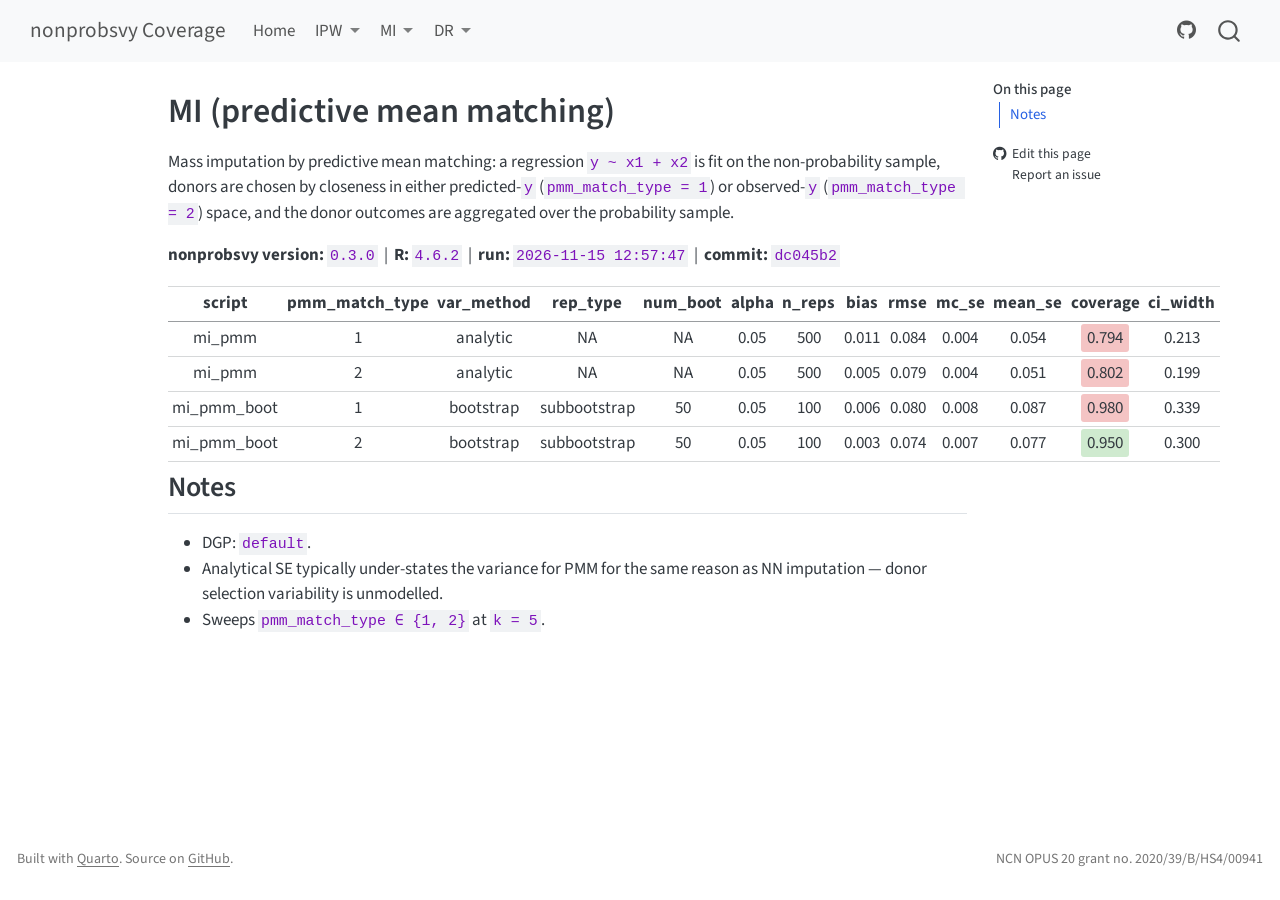
<file: doc/mi/mi_pmm.html>
<!DOCTYPE html>
<html xmlns="http://www.w3.org/1999/xhtml" lang="en" xml:lang="en"><head>

<meta charset="utf-8">
<meta name="generator" content="quarto-1.11.9">

<meta name="viewport" content="width=device-width, initial-scale=1.0, user-scalable=yes">


<title>MI (predictive mean matching) – nonprobsvy Coverage</title>
<style>
/* Default styles provided by pandoc.
** See https://pandoc.org/MANUAL.html#variables-for-html for config info.
*/
span.smallcaps{font-variant: small-caps;}
div.columns{display: flex; gap: 1.5em;}
div.column{flex: auto;}
@media screen {
div.columns{gap: min(4vw, 1.5em);}
div.column{overflow-x: auto;}
}
div.hanging-indent{margin-left: 1.5em; text-indent: -1.5em;}
ul.task-list{list-style: none;}
ul.task-list li input[type="checkbox"] {
  width: 0.8em;
  margin: 0 0.8em 0.2em -1em; /* quarto-specific, see https://github.com/quarto-dev/quarto-cli/issues/4556 */ 
  vertical-align: middle;
}
</style>


<script src="../../site_libs/quarto-nav/quarto-nav.js"></script>
<script src="../../site_libs/quarto-nav/headroom.min.js"></script>
<script src="../../site_libs/clipboard/clipboard.min.js"></script>
<script src="../../site_libs/quarto-search/autocomplete.umd.js"></script>
<script src="../../site_libs/quarto-search/fuse.min.js"></script>
<script src="../../site_libs/quarto-search/quarto-search.js"></script>
<meta name="quarto:offset" content="../../">
<script src="../../site_libs/quarto-html/quarto.js" type="module"></script>
<script src="../../site_libs/quarto-html/tabsets/tabsets.js" type="module"></script>
<script src="../../site_libs/quarto-html/scrollable-regions/scrollable-regions.js" type="module"></script>
<script src="../../site_libs/quarto-html/popper.min.js"></script>
<script src="../../site_libs/quarto-html/tippy.umd.min.js"></script>
<script src="../../site_libs/quarto-html/anchor.min.js"></script>
<link href="../../site_libs/quarto-html/tippy.css" rel="stylesheet">
<link href="../../site_libs/quarto-html/quarto-syntax-highlighting-63b5708e65d6cd79cd7618c58d0c21e7.css" rel="stylesheet" id="quarto-text-highlighting-styles">
<script src="../../site_libs/bootstrap/bootstrap.min.js"></script>
<link href="../../site_libs/bootstrap/bootstrap-icons.css" rel="stylesheet">
<link href="../../site_libs/bootstrap/bootstrap-e09c63d380c7b066796810cca0e2acfe.min.css" rel="stylesheet" append-hash="true" id="quarto-bootstrap" data-mode="light">
<script id="quarto-search-options" type="application/json">{
  "location": "navbar",
  "copy-button": false,
  "collapse-after": 3,
  "panel-placement": "end",
  "type": "overlay",
  "limit": 50,
  "keyboard-shortcut": [
    "f",
    "/",
    "s"
  ],
  "show-item-context": false,
  "language": {
    "search-no-results-text": "No results",
    "search-matching-documents-text": "matching documents",
    "search-copy-link-title": "Copy link to search",
    "search-hide-matches-text": "Hide additional matches",
    "search-more-match-text": "more match in this document",
    "search-more-matches-text": "more matches in this document",
    "search-clear-button-title": "Clear",
    "search-text-placeholder": "",
    "search-detached-cancel-button-title": "Cancel",
    "search-submit-button-title": "Submit",
    "search-label": "Search"
  }
}</script>


</head>

<body class="nav-fixed quarto-light"><a id="quarto-skip-link" class="visually-hidden-focusable" href="#quarto-document-content">Skip to main content</a>

<div id="quarto-search-results"></div>
  <header id="quarto-header" class="headroom fixed-top">
    <nav class="navbar navbar-expand-lg " data-bs-theme="dark" aria-label="Site">
      <div class="navbar-container container-fluid">
      <div class="navbar-brand-container mx-auto">
    <a class="navbar-brand" href="../../index.html">
    <span class="navbar-title">nonprobsvy Coverage</span>
    </a>
  </div>
          <button class="navbar-toggler" type="button" data-bs-toggle="collapse" data-bs-target="#navbarCollapse" aria-controls="navbarCollapse" aria-expanded="false" aria-label="Toggle navigation" onclick="if (window.quartoToggleHeadroom) { window.quartoToggleHeadroom(); }">
  <span class="navbar-toggler-icon"></span>
</button>
          <div class="collapse navbar-collapse" id="navbarCollapse">
            <ul class="navbar-nav navbar-nav-scroll me-auto">
  <li class="nav-item">
    <a class="nav-link" href="../../index.html"> 
<span class="menu-text">Home</span></a>
  </li>  
  <li class="nav-item dropdown ">
    <a class="nav-link dropdown-toggle" href="#" id="nav-menu-ipw" role="link" data-bs-toggle="dropdown" aria-expanded="false">
 <span class="menu-text">IPW</span>
    </a>
    <ul class="dropdown-menu" aria-labelledby="nav-menu-ipw">    
        <li>
    <a class="dropdown-item" href="../../doc/ipw/ipw_mle.html">
 <span class="dropdown-text">IPW (MLE)</span></a>
  </li>  
        <li>
    <a class="dropdown-item" href="../../doc/ipw/ipw_gee.html">
 <span class="dropdown-text">IPW (GEE)</span></a>
  </li>  
        <li>
    <a class="dropdown-item" href="../../doc/ipw/ipw_scad.html">
 <span class="dropdown-text">IPW (variable selection)</span></a>
  </li>  
        <li><hr class="dropdown-divider"></li>
        <li>
    <a class="dropdown-item" href="../../doc/ipw/ipw_kim2021.html">
 <span class="dropdown-text">Kim et al.&nbsp;(2021) DGP</span></a>
  </li>  
    </ul>
  </li>
  <li class="nav-item dropdown ">
    <a class="nav-link dropdown-toggle" href="#" id="nav-menu-mi" role="link" data-bs-toggle="dropdown" aria-expanded="false">
 <span class="menu-text">MI</span>
    </a>
    <ul class="dropdown-menu" aria-labelledby="nav-menu-mi">    
        <li>
    <a class="dropdown-item" href="../../doc/mi/mi_glm.html">
 <span class="dropdown-text">MI (GLM)</span></a>
  </li>  
        <li>
    <a class="dropdown-item" href="../../doc/mi/mi_nn.html">
 <span class="dropdown-text">MI (nearest neighbour)</span></a>
  </li>  
        <li>
    <a class="dropdown-item" href="../../doc/mi/mi_pmm.html">
 <span class="dropdown-text">MI (predictive mean matching)</span></a>
  </li>  
        <li>
    <a class="dropdown-item" href="../../doc/mi/mi_npar.html">
 <span class="dropdown-text">MI (nonparametric / loess)</span></a>
  </li>  
    </ul>
  </li>
  <li class="nav-item dropdown ">
    <a class="nav-link dropdown-toggle" href="#" id="nav-menu-dr" role="link" data-bs-toggle="dropdown" aria-expanded="false">
 <span class="menu-text">DR</span>
    </a>
    <ul class="dropdown-menu" aria-labelledby="nav-menu-dr">    
        <li>
    <a class="dropdown-item" href="../../doc/dr/dr_glm.html">
 <span class="dropdown-text">DR (GLM outcome)</span></a>
  </li>  
        <li>
    <a class="dropdown-item" href="../../doc/dr/dr_scad.html">
 <span class="dropdown-text">DR (variable selection)</span></a>
  </li>  
    </ul>
  </li>
</ul>
            <ul class="navbar-nav navbar-nav-scroll ms-auto">
  <li class="nav-item compact">
    <a class="nav-link" href="https://github.com/ncn-foreigners/nonprobsvy-coverage"> <i class="bi bi-github" role="img">
</i> 
<span class="menu-text"></span></a>
  </li>  
</ul>
          </div> <!-- /navcollapse -->
            <div class="quarto-navbar-tools">
</div>
            <div id="quarto-search" class="" title="Search"></div>
      </div> <!-- /container-fluid -->
    </nav>
</header>
<!-- content -->
<div id="quarto-content" class="quarto-container page-columns page-rows-contents page-layout-article page-navbar">
<!-- sidebar -->
<!-- margin-sidebar -->
    <div id="quarto-margin-sidebar" class="sidebar margin-sidebar">
        <nav id="TOC" role="doc-toc" aria-labelledby="toc-title" class="toc-active">
    <h2 id="toc-title">On this page</h2>
   
  <ul>
  <li><a href="#notes" id="toc-notes" class="nav-link active" data-scroll-target="#notes">Notes</a></li>
  </ul>
<div class="toc-actions"><ul><li><a href="https://github.com/ncn-foreigners/nonprobsvy-coverage/edit/main/doc/mi/mi_pmm.qmd" class="toc-action"><i class="bi bi-github"></i>Edit this page</a></li><li><a href="https://github.com/ncn-foreigners/nonprobsvy-coverage/issues/new" class="toc-action"><i class="bi empty"></i>Report an issue</a></li></ul></div></nav>
    </div>
<!-- main -->
<main class="content" id="quarto-document-content" tabindex="-1">

<header id="title-block-header" class="quarto-title-block default">
<div class="quarto-title">
<h1 class="title">MI (predictive mean matching)</h1>
</div>



<div class="quarto-title-meta">

    
  
    
  </div>
  


</header>


<p>Mass imputation by predictive mean matching: a regression <code>y ~ x1 + x2</code> is fit on the non-probability sample, donors are chosen by closeness in either predicted-<code>y</code> (<code>pmm_match_type = 1</code>) or observed-<code>y</code> (<code>pmm_match_type = 2</code>) space, and the donor outcomes are aggregated over the probability sample.</p>
<p><strong>nonprobsvy version:</strong> <code>0.3.0</code> &nbsp;|&nbsp; <strong>R:</strong> <code>4.6.2</code> &nbsp;|&nbsp; <strong>run:</strong> <code>2026-11-15 12:57:47</code> &nbsp;|&nbsp; <strong>commit:</strong> <code>dc045b2</code></p>
<table class="table table-sm">
<thead>
<tr>
<th style="text-align:center;">
script
</th>
<th style="text-align:center;">
pmm_match_type
</th>
<th style="text-align:center;">
var_method
</th>
<th style="text-align:center;">
rep_type
</th>
<th style="text-align:center;">
num_boot
</th>
<th style="text-align:center;">
alpha
</th>
<th style="text-align:center;">
n_reps
</th>
<th style="text-align:center;">
bias
</th>
<th style="text-align:center;">
rmse
</th>
<th style="text-align:center;">
mc_se
</th>
<th style="text-align:center;">
mean_se
</th>
<th style="text-align:center;">
coverage
</th>
<th style="text-align:center;">
ci_width
</th>
</tr>
</thead>
<tbody>
<tr>
<td style="text-align:center;">
mi_pmm
</td>
<td style="text-align:center;">
1
</td>
<td style="text-align:center;">
analytic
</td>
<td style="text-align:center;">
NA
</td>
<td style="text-align:center;">
NA
</td>
<td style="text-align:center;">
0.05
</td>
<td style="text-align:center;">
500
</td>
<td style="text-align:center;">
0.011
</td>
<td style="text-align:center;">
0.084
</td>
<td style="text-align:center;">
0.004
</td>
<td style="text-align:center;">
0.054
</td>
<td style="text-align:center;">
<span style="background:#f4c4c4;padding:2px 6px;border-radius:3px;">0.794</span>
</td>
<td style="text-align:center;">
0.213
</td>
</tr>
<tr>
<td style="text-align:center;">
mi_pmm
</td>
<td style="text-align:center;">
2
</td>
<td style="text-align:center;">
analytic
</td>
<td style="text-align:center;">
NA
</td>
<td style="text-align:center;">
NA
</td>
<td style="text-align:center;">
0.05
</td>
<td style="text-align:center;">
500
</td>
<td style="text-align:center;">
0.005
</td>
<td style="text-align:center;">
0.079
</td>
<td style="text-align:center;">
0.004
</td>
<td style="text-align:center;">
0.051
</td>
<td style="text-align:center;">
<span style="background:#f4c4c4;padding:2px 6px;border-radius:3px;">0.802</span>
</td>
<td style="text-align:center;">
0.199
</td>
</tr>
<tr>
<td style="text-align:center;">
mi_pmm_boot
</td>
<td style="text-align:center;">
1
</td>
<td style="text-align:center;">
bootstrap
</td>
<td style="text-align:center;">
subbootstrap
</td>
<td style="text-align:center;">
50
</td>
<td style="text-align:center;">
0.05
</td>
<td style="text-align:center;">
100
</td>
<td style="text-align:center;">
0.006
</td>
<td style="text-align:center;">
0.080
</td>
<td style="text-align:center;">
0.008
</td>
<td style="text-align:center;">
0.087
</td>
<td style="text-align:center;">
<span style="background:#f4c4c4;padding:2px 6px;border-radius:3px;">0.980</span>
</td>
<td style="text-align:center;">
0.339
</td>
</tr>
<tr>
<td style="text-align:center;">
mi_pmm_boot
</td>
<td style="text-align:center;">
2
</td>
<td style="text-align:center;">
bootstrap
</td>
<td style="text-align:center;">
subbootstrap
</td>
<td style="text-align:center;">
50
</td>
<td style="text-align:center;">
0.05
</td>
<td style="text-align:center;">
100
</td>
<td style="text-align:center;">
0.003
</td>
<td style="text-align:center;">
0.074
</td>
<td style="text-align:center;">
0.007
</td>
<td style="text-align:center;">
0.077
</td>
<td style="text-align:center;">
<span style="background:#cfeacf;padding:2px 6px;border-radius:3px;">0.950</span>
</td>
<td style="text-align:center;">
0.300
</td>
</tr>
</tbody>
</table>
<section id="notes" class="level2">
<h2 class="anchored" data-anchor-id="notes">Notes</h2>
<ul>
<li>DGP: <code>default</code>.</li>
<li>Analytical SE typically under-states the variance for PMM for the same reason as NN imputation — donor selection variability is unmodelled.</li>
<li>Sweeps <code>pmm_match_type ∈ {1, 2}</code> at <code>k = 5</code>.</li>
</ul>


</section>

</main> <!-- /main -->
<script id="quarto-html-after-body" type="application/javascript">
  window.document.addEventListener("DOMContentLoaded", function (event) {
    const icon = "";
    const anchorJS = new window.AnchorJS();
    anchorJS.options = {
      placement: 'right',
      icon: icon
    };
    anchorJS.add('.anchored');
    const isCodeAnnotation = (el) => {
      for (const clz of el.classList) {
        if (clz.startsWith('code-annotation-')) {                     
          return true;
        }
      }
      return false;
    }
    const onCopySuccess = function(e) {
      // button target
      const button = e.trigger;
      // don't keep focus
      button.blur();
      // flash "checked"
      button.classList.add('code-copy-button-checked');
      var currentTitle = button.getAttribute("title");
      button.setAttribute("title", "Copied!");
      let tooltip;
      if (window.bootstrap) {
        button.setAttribute("data-bs-toggle", "tooltip");
        button.setAttribute("data-bs-placement", "left");
        button.setAttribute("data-bs-title", "Copied!");
        tooltip = new bootstrap.Tooltip(button, 
          { trigger: "manual", 
            customClass: "code-copy-button-tooltip",
            offset: [0, -8]});
        tooltip.show();    
      }
      setTimeout(function() {
        if (tooltip) {
          tooltip.hide();
          button.removeAttribute("data-bs-title");
          button.removeAttribute("data-bs-toggle");
          button.removeAttribute("data-bs-placement");
        }
        button.setAttribute("title", currentTitle);
        button.classList.remove('code-copy-button-checked');
      }, 1000);
      // clear code selection
      e.clearSelection();
    }
    const getTextToCopy = function(trigger) {
      const outerScaffold = trigger.parentElement.cloneNode(true);
      const codeEl = outerScaffold.querySelector('code');
      for (const childEl of codeEl.children) {
        if (isCodeAnnotation(childEl)) {
          childEl.remove();
        }
      }
      return codeEl.innerText;
    }
    const clipboard = new window.ClipboardJS('.code-copy-button:not([data-in-quarto-modal])', {
      text: getTextToCopy
    });
    clipboard.on('success', onCopySuccess);
    if (window.document.getElementById('quarto-embedded-source-code-modal')) {
      const clipboardModal = new window.ClipboardJS('.code-copy-button[data-in-quarto-modal]', {
        text: getTextToCopy,
        container: window.document.getElementById('quarto-embedded-source-code-modal')
      });
      clipboardModal.on('success', onCopySuccess);
    }
      var localhostRegex = new RegExp(/^(?:http|https):\/\/localhost\:?[0-9]*\//);
      var mailtoRegex = new RegExp(/^mailto:/);
        var filterRegex = new RegExp('/' + window.location.host + '/');
      var isInternal = (href) => {
          return filterRegex.test(href) || localhostRegex.test(href) || mailtoRegex.test(href);
      }
      // Inspect non-navigation links and adorn them if external
      window.quartoDecorateExternalLinks = function (root) {
     var links = (root || window.document).querySelectorAll('a[href]:not(.nav-link):not(.navbar-brand):not(.toc-action):not(.sidebar-link):not(.sidebar-item-toggle):not(.pagination-link):not(.no-external):not([aria-hidden]):not(.dropdown-item):not(.quarto-navigation-tool):not(.about-link)');
      for (var i=0; i<links.length; i++) {
        const link = links[i];
        if (!isInternal(link.href)) {
          // undo the damage that might have been done by quarto-nav.js in the case of
          // links that we want to consider external
          if (link.dataset.originalHref !== undefined) {
            link.href = link.dataset.originalHref;
          }
          if (!link.classList.contains('no-external-icon')) {
          }
        }
      }
      };
      window.quartoDecorateExternalLinks(window.document);
    // Esc closes the popup (WCAG 1.4.13) and focus leaving both trigger and
    // popup closes it (WCAG 2.4.11); tippy handles neither for interactive popups.
    const hideOnEscAndFocusOut = {
      name: 'hideOnEscAndFocusOut',
      defaultValue: true,
      fn(instance) {
        const dismiss = () => {
          // A show scheduled by the trigger delay would otherwise reopen it
          instance.clearDelayTimeouts();
          instance.hide();
        };
        const onKeyDown = (event) => {
          if (event.key !== 'Escape') {
            return;
          }
          // Keep Esc from also reaching page handlers (e.g. reveal.js overview),
          // except an open reveal.js slide menu, which Esc should close too.
          // The menu handles keys only when its keyboard option is on.
          const menuHandlesEsc = window.Reveal?.getPlugin?.('menu')?.isOpen() &&
            window.Reveal.getConfig().menu?.keyboard !== false;
          if (!menuHandlesEsc) {
            event.stopPropagation();
          }
          if (instance.popper.contains(window.document.activeElement)) {
            // Disabled while refocusing so the focus trigger does not reopen it
            instance.disable();
            instance.reference.focus();
            instance.enable();
          }
          dismiss();
        };
        const onFocusOut = (event) => {
          const target = event.relatedTarget;
          if (target && !instance.reference.contains(target) &&
              !instance.popper.contains(target)) {
            dismiss();
          }
        };
        // On the trigger too: a click trigger (code-annotations: select) has no
        // blur handling. Attached for the instance's lifetime so leaving the
        // trigger also cancels a show still pending on the trigger delay.
        instance.reference.addEventListener('focusout', onFocusOut);
        return {
          onShow() {
            window.document.addEventListener('keydown', onKeyDown, true);
            instance.popper.addEventListener('focusout', onFocusOut);
          },
          onHide() {
            window.document.removeEventListener('keydown', onKeyDown, true);
            instance.popper.removeEventListener('focusout', onFocusOut);
          },
          onDestroy() {
            instance.reference.removeEventListener('focusout', onFocusOut);
          },
        };
      },
    };
    function tippyHover(el, contentFn, onTriggerFn, onUntriggerFn) {
      const config = {
        allowHTML: true,
        maxWidth: 500,
        delay: 100,
        arrow: false,
        appendTo: function(el) {
            return el.parentElement;
        },
        interactive: true,
        interactiveBorder: 10,
        theme: 'quarto',
        placement: 'bottom-start',
        plugins: [hideOnEscAndFocusOut],
      };
      if (contentFn) {
        config.content = contentFn;
      }
      if (onTriggerFn) {
        config.onTrigger = onTriggerFn;
      }
      if (onUntriggerFn) {
        config.onUntrigger = onUntriggerFn;
      }
      window.tippy(el, config); 
    }
    const noterefs = window.document.querySelectorAll('a[role="doc-noteref"]');
    for (var i=0; i<noterefs.length; i++) {
      const ref = noterefs[i];
      tippyHover(ref, function() {
        // use id or data attribute instead here
        let href = ref.getAttribute('data-footnote-href') || ref.getAttribute('href');
        try { href = new URL(href).hash; } catch {}
        const id = href.replace(/^#\/?/, "");
        const note = window.document.getElementById(id);
        if (note) {
          return note.innerHTML;
        } else {
          return "";
        }
      });
    }
    const xrefs = window.document.querySelectorAll('a.quarto-xref');
    const processXRef = (id, note) => {
      // Strip column container classes
      const stripColumnClz = (el) => {
        el.classList.remove("page-full", "page-columns");
        if (el.children) {
          for (const child of el.children) {
            stripColumnClz(child);
          }
        }
      }
      stripColumnClz(note)
      if (id === null || id.startsWith('sec-')) {
        // Special case sections, only their first couple elements
        const container = document.createElement("div");
        if (note.children && note.children.length > 2) {
          container.appendChild(note.children[0].cloneNode(true));
          for (let i = 1; i < note.children.length; i++) {
            const child = note.children[i];
            if (child.tagName === "P" && child.innerText === "") {
              continue;
            } else {
              container.appendChild(child.cloneNode(true));
              break;
            }
          }
          if (window.Quarto?.typesetMath) {
            window.Quarto.typesetMath(container);
          }
          return container.innerHTML
        } else {
          if (window.Quarto?.typesetMath) {
            window.Quarto.typesetMath(note);
          }
          return note.innerHTML;
        }
      } else {
        // Remove any anchor links if they are present
        const anchorLink = note.querySelector('a.anchorjs-link');
        if (anchorLink) {
          anchorLink.remove();
        }
        if (window.Quarto?.typesetMath) {
          window.Quarto.typesetMath(note);
        }
        if (note.classList.contains("callout")) {
          return note.outerHTML;
        } else {
          return note.innerHTML;
        }
      }
    }
    for (var i=0; i<xrefs.length; i++) {
      const xref = xrefs[i];
      tippyHover(xref, undefined, function(instance) {
        instance.disable();
        let url = xref.getAttribute('href');
        let hash = undefined; 
        if (url.startsWith('#')) {
          hash = url;
        } else {
          try { hash = new URL(url).hash; } catch {}
        }
        if (hash) {
          const id = hash.replace(/^#\/?/, "");
          const note = window.document.getElementById(id);
          if (note !== null) {
            try {
              const html = processXRef(id, note.cloneNode(true));
              instance.setContent(html);
            } finally {
              instance.enable();
              instance.show();
            }
          } else {
            // See if we can fetch this
            fetch(url.split('#')[0])
            .then(res => res.text())
            .then(html => {
              const parser = new DOMParser();
              const htmlDoc = parser.parseFromString(html, "text/html");
              const note = htmlDoc.getElementById(id);
              if (note !== null) {
                const html = processXRef(id, note);
                instance.setContent(html);
              } 
            }).finally(() => {
              instance.enable();
              instance.show();
            });
          }
        } else {
          // See if we can fetch a full url (with no hash to target)
          // This is a special case and we should probably do some content thinning / targeting
          fetch(url)
          .then(res => res.text())
          .then(html => {
            const parser = new DOMParser();
            const htmlDoc = parser.parseFromString(html, "text/html");
            const note = htmlDoc.querySelector('main.content');
            if (note !== null) {
              // This should only happen for chapter cross references
              // (since there is no id in the URL)
              // remove the first header
              if (note.children.length > 0 && note.children[0].tagName === "HEADER") {
                note.children[0].remove();
              }
              const html = processXRef(null, note);
              instance.setContent(html);
            } 
          }).finally(() => {
            instance.enable();
            instance.show();
          });
        }
      }, function(instance) {
      });
    }
        let selectedAnnoteEl;
        const selectorForAnnotation = ( cell, annotation) => {
          let cellAttr = 'data-code-cell="' + cell + '"';
          let lineAttr = 'data-code-annotation="' +  annotation + '"';
          const selector = 'span[' + cellAttr + '][' + lineAttr + ']';
          return selector;
        }
        const selectCodeLines = (annoteEl) => {
          const doc = window.document;
          const targetCell = annoteEl.getAttribute("data-target-cell");
          const targetAnnotation = annoteEl.getAttribute("data-target-annotation");
          const annoteSpan = window.document.querySelector(selectorForAnnotation(targetCell, targetAnnotation));
          const lines = annoteSpan.getAttribute("data-code-lines").split(",");
          const lineIds = lines.map((line) => {
            return targetCell + "-" + line;
          })
          // Each band is positioned against its own containing block, which is
          // not the offsetParent of the lines, so place it from client rects.
          const placeBand = (band, firstEl, lastEl, codeBlock) => {
            const container = band.offsetParent;
            if (container === null) {
              return;
            }
            const containerRect = container.getBoundingClientRect();
            // Reveal.js scales slides with a transform, so convert client
            // pixels back to the CSS pixels of the container.
            const scale = containerRect.height / container.offsetHeight || 1;
            const firstRect = firstEl.getBoundingClientRect();
            const lastRect = lastEl.getBoundingClientRect();
            const top = (firstRect.top - containerRect.top) / scale - container.clientTop + container.scrollTop;
            const height = (lastRect.bottom - firstRect.top) / scale;
            band.style.top = top - 2 + "px";
            band.style.height = height + 4 + "px";
            if (codeBlock) {
              // Without the copy button wrapper, the containing block is wider
              // than the code block, so span the code block explicitly.
              const blockRect = codeBlock.getBoundingClientRect();
              band.style.left = (blockRect.left - containerRect.left) / scale - container.clientLeft + container.scrollLeft + "px";
              band.style.width = blockRect.width / scale + "px";
            }
          };
          if (lineIds.length > 0) {
            const el = window.document.getElementById(lineIds[0]);
            const lastEl = window.document.getElementById(lineIds[lineIds.length - 1]);
            const parent = el.parentElement.parentElement;
            // cook up a div (if necessary) and position it
            let div = window.document.getElementById("code-annotation-line-highlight");
            if (div === null) {
              div = window.document.createElement("div");
              div.setAttribute("id", "code-annotation-line-highlight");
              div.style.position = 'absolute';
              parent.appendChild(div);
            }
            placeBand(div, el, lastEl, parent.closest("div.sourceCode") || parent);
            let gutterDiv = window.document.getElementById("code-annotation-line-highlight-gutter");
            if (gutterDiv === null) {
              gutterDiv = window.document.createElement("div");
              gutterDiv.setAttribute("id", "code-annotation-line-highlight-gutter");
              gutterDiv.style.position = 'absolute';
              const codeCell = window.document.getElementById(targetCell);
              const gutter = codeCell.querySelector('.code-annotation-gutter');
              gutter.appendChild(gutterDiv);
            }
            placeBand(gutterDiv, el, lastEl);
            selectedAnnoteEl = annoteEl;
          }
        };
        const unselectCodeLines = () => {
          const elementsIds = ["code-annotation-line-highlight", "code-annotation-line-highlight-gutter"];
          elementsIds.forEach((elId) => {
            const div = window.document.getElementById(elId);
            if (div) {
              div.remove();
            }
          });
          selectedAnnoteEl = undefined;
        };
          // Handle positioning of the toggle
      window.addEventListener(
        "resize",
        throttle(() => {
          elRect = undefined;
          if (selectedAnnoteEl) {
            selectCodeLines(selectedAnnoteEl);
          }
        }, 10)
      );
      function throttle(fn, ms) {
      let throttle = false;
      let timer;
        return (...args) => {
          if(!throttle) { // first call gets through
              fn.apply(this, args);
              throttle = true;
          } else { // all the others get throttled
              if(timer) clearTimeout(timer); // cancel #2
              timer = setTimeout(() => {
                fn.apply(this, args);
                timer = throttle = false;
              }, ms);
          }
        };
      }
        // Attach click handler to the DT
        const annoteDls = window.document.querySelectorAll('dt[data-target-cell]');
        for (const annoteDlNode of annoteDls) {
          annoteDlNode.addEventListener('click', (event) => {
            const clickedEl = event.target;
            if (clickedEl !== selectedAnnoteEl) {
              unselectCodeLines();
              const activeEl = window.document.querySelector('dt[data-target-cell].code-annotation-active');
              if (activeEl) {
                activeEl.classList.remove('code-annotation-active');
              }
              selectCodeLines(clickedEl);
              clickedEl.classList.add('code-annotation-active');
            } else {
              // Unselect the line
              unselectCodeLines();
              clickedEl.classList.remove('code-annotation-active');
            }
          });
        }
    const findCites = (el) => {
      const parentEl = el.parentElement;
      if (parentEl) {
        const cites = parentEl.dataset.cites;
        if (cites) {
          return {
            el,
            cites: cites.split(' ')
          };
        } else {
          return findCites(el.parentElement)
        }
      } else {
        return undefined;
      }
    };
    var bibliorefs = window.document.querySelectorAll('a[role="doc-biblioref"]');
    for (var i=0; i<bibliorefs.length; i++) {
      const ref = bibliorefs[i];
      const citeInfo = findCites(ref);
      if (citeInfo) {
        tippyHover(citeInfo.el, function() {
          var popup = window.document.createElement('div');
          citeInfo.cites.forEach(function(cite) {
            var citeDiv = window.document.createElement('div');
            citeDiv.classList.add('hanging-indent');
            citeDiv.classList.add('csl-entry');
            var biblioDiv = window.document.getElementById('ref-' + cite);
            if (biblioDiv) {
              citeDiv.innerHTML = biblioDiv.innerHTML;
            }
            popup.appendChild(citeDiv);
          });
          return popup.innerHTML;
        });
      }
    }
  });
  </script>
  <script type="application/javascript">
  window.quartoScrollableRegionsLabels = {"code":"Scrollable code","output":"Scrollable output"};
  </script>
</div> <!-- /content -->
<footer class="footer">
  <div class="nav-footer">
    <div class="nav-footer-left">
<p>Built with <a href="https://quarto.org">Quarto</a>. Source on <a href="https://github.com/ncn-foreigners/nonprobsvy-coverage">GitHub</a>.</p>
</div>   
    <div class="nav-footer-center">
      &nbsp;
    <div class="toc-actions d-sm-block d-md-none"><ul><li><a href="https://github.com/ncn-foreigners/nonprobsvy-coverage/edit/main/doc/mi/mi_pmm.qmd" class="toc-action"><i class="bi bi-github"></i>Edit this page</a></li><li><a href="https://github.com/ncn-foreigners/nonprobsvy-coverage/issues/new" class="toc-action"><i class="bi empty"></i>Report an issue</a></li></ul></div></div>
    <div class="nav-footer-right">
<p>NCN OPUS 20 grant no. 2020/39/B/HS4/00941</p>
</div>
  </div>
</footer>




</body></html>
</file>
<file: site_libs/quarto-html/tippy.css>
.tippy-box[data-animation=fade][data-state=hidden]{opacity:0}[data-tippy-root]{max-width:calc(100vw - 10px)}.tippy-box{position:relative;background-color:#333;color:#fff;border-radius:4px;font-size:14px;line-height:1.4;white-space:normal;outline:0;transition-property:transform,visibility,opacity}.tippy-box[data-placement^=top]>.tippy-arrow{bottom:0}.tippy-box[data-placement^=top]>.tippy-arrow:before{bottom:-7px;left:0;border-width:8px 8px 0;border-top-color:initial;transform-origin:center top}.tippy-box[data-placement^=bottom]>.tippy-arrow{top:0}.tippy-box[data-placement^=bottom]>.tippy-arrow:before{top:-7px;left:0;border-width:0 8px 8px;border-bottom-color:initial;transform-origin:center bottom}.tippy-box[data-placement^=left]>.tippy-arrow{right:0}.tippy-box[data-placement^=left]>.tippy-arrow:before{border-width:8px 0 8px 8px;border-left-color:initial;right:-7px;transform-origin:center left}.tippy-box[data-placement^=right]>.tippy-arrow{left:0}.tippy-box[data-placement^=right]>.tippy-arrow:before{left:-7px;border-width:8px 8px 8px 0;border-right-color:initial;transform-origin:center right}.tippy-box[data-inertia][data-state=visible]{transition-timing-function:cubic-bezier(.54,1.5,.38,1.11)}.tippy-arrow{width:16px;height:16px;color:#333}.tippy-arrow:before{content:"";position:absolute;border-color:transparent;border-style:solid}.tippy-content{position:relative;padding:5px 9px;z-index:1}
</file>
<file: site_libs/quarto-html/quarto-syntax-highlighting-63b5708e65d6cd79cd7618c58d0c21e7.css>
/* quarto syntax highlight colors */
:root {
  --quarto-hl-ot-color: #003B4F;
  --quarto-hl-at-color: #657422;
  --quarto-hl-ss-color: #20794D;
  --quarto-hl-an-color: #5E5E5E;
  --quarto-hl-fu-color: #4758AB;
  --quarto-hl-st-color: #20794D;
  --quarto-hl-cf-color: #003B4F;
  --quarto-hl-op-color: #5E5E5E;
  --quarto-hl-er-color: #AD0000;
  --quarto-hl-bn-color: #AD0000;
  --quarto-hl-al-color: #AD0000;
  --quarto-hl-va-color: #111111;
  --quarto-hl-bu-color: inherit;
  --quarto-hl-ex-color: inherit;
  --quarto-hl-pp-color: #AD0000;
  --quarto-hl-in-color: #5E5E5E;
  --quarto-hl-vs-color: #20794D;
  --quarto-hl-wa-color: #5E5E5E;
  --quarto-hl-do-color: #5E5E5E;
  --quarto-hl-im-color: #00769E;
  --quarto-hl-ch-color: #20794D;
  --quarto-hl-dt-color: #AD0000;
  --quarto-hl-fl-color: #AD0000;
  --quarto-hl-co-color: #5E5E5E;
  --quarto-hl-cv-color: #5E5E5E;
  --quarto-hl-cn-color: #8f5902;
  --quarto-hl-sc-color: #5E5E5E;
  --quarto-hl-dv-color: #AD0000;
  --quarto-hl-kw-color: #003B4F;
}

/* other quarto variables */
:root {
  --quarto-font-monospace: SFMono-Regular, Menlo, Monaco, Consolas, "Liberation Mono", "Courier New", monospace;
}

/* syntax highlight based on Pandoc's rules */
pre > code.sourceCode > span {
  color: #003B4F;
}

code.sourceCode > span {
  color: #003B4F;
}

div.sourceCode,
div.sourceCode pre.sourceCode {
  color: #003B4F;
}

/* Normal */
code span {
  color: #003B4F;
}

/* Alert */
code span.al {
  color: #AD0000;
  font-style: inherit;
}

/* Annotation */
code span.an {
  color: #5E5E5E;
  font-style: inherit;
}

/* Attribute */
code span.at {
  color: #657422;
  font-style: inherit;
}

/* BaseN */
code span.bn {
  color: #AD0000;
  font-style: inherit;
}

/* BuiltIn */
code span.bu {
  font-style: inherit;
}

/* ControlFlow */
code span.cf {
  color: #003B4F;
  font-weight: bold;
  font-style: inherit;
}

/* Char */
code span.ch {
  color: #20794D;
  font-style: inherit;
}

/* Constant */
code span.cn {
  color: #8f5902;
  font-style: inherit;
}

/* Comment */
code span.co {
  color: #5E5E5E;
  font-style: inherit;
}

/* CommentVar */
code span.cv {
  color: #5E5E5E;
  font-style: italic;
}

/* Documentation */
code span.do {
  color: #5E5E5E;
  font-style: italic;
}

/* DataType */
code span.dt {
  color: #AD0000;
  font-style: inherit;
}

/* DecVal */
code span.dv {
  color: #AD0000;
  font-style: inherit;
}

/* Error */
code span.er {
  color: #AD0000;
  font-style: inherit;
}

/* Extension */
code span.ex {
  font-style: inherit;
}

/* Float */
code span.fl {
  color: #AD0000;
  font-style: inherit;
}

/* Function */
code span.fu {
  color: #4758AB;
  font-style: inherit;
}

/* Import */
code span.im {
  color: #00769E;
  font-style: inherit;
}

/* Information */
code span.in {
  color: #5E5E5E;
  font-style: inherit;
}

/* Keyword */
code span.kw {
  color: #003B4F;
  font-weight: bold;
  font-style: inherit;
}

/* Operator */
code span.op {
  color: #5E5E5E;
  font-style: inherit;
}

/* Other */
code span.ot {
  color: #003B4F;
  font-style: inherit;
}

/* Preprocessor */
code span.pp {
  color: #AD0000;
  font-style: inherit;
}

/* SpecialChar */
code span.sc {
  color: #5E5E5E;
  font-style: inherit;
}

/* SpecialString */
code span.ss {
  color: #20794D;
  font-style: inherit;
}

/* String */
code span.st {
  color: #20794D;
  font-style: inherit;
}

/* Variable */
code span.va {
  color: #111111;
  font-style: inherit;
}

/* VerbatimString */
code span.vs {
  color: #20794D;
  font-style: inherit;
}

/* Warning */
code span.wa {
  color: #5E5E5E;
  font-style: italic;
}

.prevent-inlining {
  content: "</";
}

/*# sourceMappingURL=054cc16b9e9817627be6994582d2ffb5.css.map */
</file>
